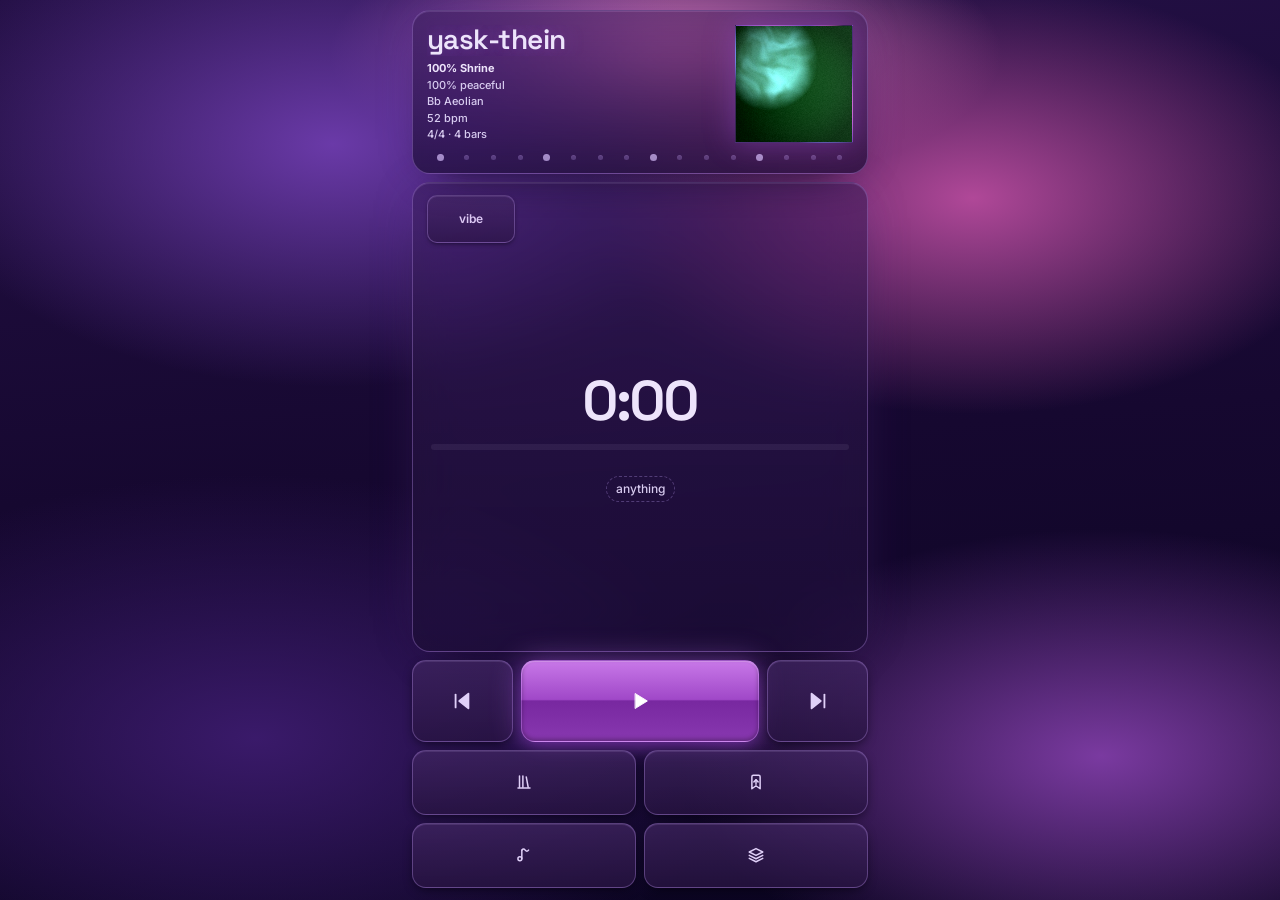
<file: index.html>
<!doctype html>
<html lang="en">
<head>
<meta charset="utf-8">
<meta name="viewport" content="width=device-width, initial-scale=1, viewport-fit=cover">
<meta name="theme-color" content="#160830">
<meta name="description" content="Infinite, procedurally generated music to share with friends.">
<title>Ballad Falls</title>
<!-- The preview a link shows (Discord, Messages, Slack, search): one title,
     description and picture for every address, since there is no server to
     draw one per loop. The name and address are APP_NAME and APP_URL in
     js/main.js and the manifest's; test/preview.test.mjs holds the four
     together. The picture is the app's icon (icons/icon.svg; tools/icons.mjs
     makes every size). -->
<link rel="canonical" href="https://balladfalls.com/">
<meta property="og:type" content="website">
<meta property="og:site_name" content="Ballad Falls">
<meta property="og:title" content="Ballad Falls">
<meta property="og:description" content="Infinite, procedurally generated music to share with friends.">
<meta property="og:url" content="https://balladfalls.com/">
<meta property="og:image" content="https://balladfalls.com/icons/icon-512.png">
<meta property="og:image:type" content="image/png">
<meta property="og:image:width" content="512">
<meta property="og:image:height" content="512">
<meta property="og:image:alt" content="The Ballad Falls icon">
<meta name="twitter:card" content="summary">
<meta name="twitter:title" content="Ballad Falls">
<meta name="twitter:description" content="Infinite, procedurally generated music to share with friends.">
<meta name="twitter:image" content="https://balladfalls.com/icons/icon-512.png">
<link rel="manifest" href="manifest.webmanifest">
<link rel="icon" href="icons/icon.svg" type="image/svg+xml">
<link rel="icon" href="icons/favicon-32.png" sizes="32x32" type="image/png">
<link rel="apple-touch-icon" href="icons/apple-touch-icon.png">
<meta name="apple-mobile-web-app-capable" content="yes">
<link rel="preload" href="fonts/inter-600.woff2" as="font" type="font/woff2" crossorigin>
<link rel="preload" href="fonts/space-grotesk-600.woff2" as="font" type="font/woff2" crossorigin>
<link rel="stylesheet" href="css/style.css">
</head>
<body>

<!-- One screen, three zones (design v17): Info on top, the Dynamic zone in
     the middle (the one thing being worked on), Buttons at the bottom.
     Nothing scrolls the page; only the Library's lists, Advanced and the Vibes list scroll,
     inside the Dynamic zone. -->
<main id="app" class="phone">
<!-- The theme is applied before first paint, so the screen never flashes
     another theme on its way to yours. -->
<script>
  (function () {
    var t = 't-nocturne';
    try { t = (JSON.parse(localStorage.getItem('driftloom.prefs.v1') || '{}') || {}).theme || t; } catch (e) {}
    document.getElementById('app').classList.add(t);
  })();
</script>

  <section class="zone-info" aria-label="Now playing">
    <div id="card" class="info-inner">
      <div class="info-row">
        <div class="info-text">
          <h1 id="loopName" class="name" tabindex="0" role="button" title="Rename" aria-describedby="nameHint">—</h1>
          <span id="nameHint" hidden>Press to rename</span>
          <input id="nameEdit" class="name-edit" type="text" maxlength="24" autocomplete="off"
                 spellcheck="false" aria-label="Name" hidden>
          <!-- The details: the lines shown (what fits, each whole), every fact for
               a screen reader, and, where some are left off, the tap that shows
               the rest (js/ui.js, session 30d). -->
          <div id="metaWrap" class="meta-wrap">
            <ul id="loopDetail" class="meta" aria-hidden="true"><li>press play</li></ul>
            <ul id="loopFacts" class="meta vh" aria-label="Loop details"><li>press play</li></ul>
            <button id="metaMore" class="meta-more" type="button" aria-label="More details" hidden>
              <span id="metaDots" class="meta-dots" aria-hidden="true"></span>
            </button>
          </div>
        </div>
        <!-- The art on the right (session 30k, item 119): the words at the
             left, where a line starts, and the card balanced. -->
        <div class="cover"><canvas id="cover" width="320" height="320" role="img" aria-label="Cover art"></canvas></div>
      </div>
      <div id="playhead" class="playhead" aria-hidden="true"></div>
      <!-- A plain line in the card's place (queue item 97): what a browser
           that cannot run the core is told. -->
      <p id="plainLine" class="plain-line" role="status" hidden></p>
    </div>
  </section>

  <section class="zone-dynamic">
    <div id="viewport" class="dynamic-inner">

      <!-- Now Playing: how long is left, where you are, what Next does. -->
      <div id="viewNow" class="view v-now" data-view="now" role="region" aria-label="Now playing" hidden>
        <!-- Vibes at the top left, left of an album's title row (queue
             item 38b); the album stays centred between the key and a
             spacer as wide as the key. -->
        <div class="np-head">
          <button id="vibesBtn" type="button" class="vkey np-vibes" aria-label="Vibe">vibe</button>
          <div id="nowAlbum" class="np-top" hidden>
            <div id="nowAlbumName" class="np-album"></div>
            <div class="np-pos"><span id="nowDots" class="np-dots" aria-hidden="true"></span><span id="nowOf" class="np-of"></span></div>
          </div>
        </div>
        <div class="np-mid">
          <div id="nowBig" class="np-time">0:00</div>
          <!-- The rail moves the playhead (session 30h): press, drag or the
               arrows, playing or paused. It spans the track where a Track
               length is set, else the loop's round. -->
          <div id="nowRail" class="np-bar" role="slider" tabindex="0" aria-label="Place in the track" aria-valuemin="0" aria-valuemax="1" aria-valuenow="0" aria-disabled="true"><i id="nowFill" aria-hidden="true"></i></div>
          <!-- A long piece (session 18, queue item 106b): its line of
               sections with the map's markers, where you are, and a key each
               way to the section before or after. Shown in the rail's place
               for a piece past 32 bars, and for Endless. -->
          <div id="nowPiece" class="np-piece" hidden>
            <div id="pieceLine" class="pc-line" role="slider" tabindex="0" aria-label="Place in the piece" aria-valuemin="0" aria-valuemax="1" aria-valuenow="0">
              <canvas id="pieceCanvas" class="pc-canvas" aria-hidden="true"></canvas>
              <i id="pieceHead" class="pc-head" aria-hidden="true"></i>
              <i id="pieceGhost" class="pc-ghost" aria-hidden="true" hidden></i>
            </div>
            <div class="pc-row">
              <button id="piecePrev" type="button" class="vkey pc-key" aria-label="Previous section" disabled></button>
              <div class="pc-text" aria-live="off">
                <span id="pieceBars" class="pc-bars"></span>
                <span id="pieceTimes" class="pc-times"></span>
              </div>
              <button id="pieceNext" type="button" class="vkey pc-key" aria-label="Next section" disabled></button>
            </div>
          </div>
          <div id="nowNext" class="np-next"></div>
          <!-- Outside an album, what new loops lean toward, as pills: one
               button that opens the Vibe panel (design/next-picks.md). -->
          <button id="nowPicks" type="button" class="np-picks" hidden></button>
        </div>
        <button id="nowAction" type="button" class="vkey np-action" hidden></button>
      </div>

      <!-- The vibe words: every vibe, two columns, tap to pick. Opened from
           the Vibe panel's mood line; close goes back to the panel. The one
           view that scrolls whole (there are many); its header row stays
           put. -->
      <div id="viewVibes" class="view v-vibes" data-view="vibes" role="region" aria-label="Vibes" hidden>
        <div class="vb-head">
          <button id="vibesClose" type="button" class="vkey np-vibes">close</button>
          <span id="vibesCount" class="vb-count" aria-live="polite"></span>
          <button id="vibesClear" type="button" class="vkey" aria-label="clear all vibes">clear</button>
        </div>
        <div id="vibesList" class="vb-list" role="group" aria-label="Vibes for new loops"></div>
      </div>

      <!-- Vibe: what new loops lean toward, five lines of picks, each with
           an any key. The vibe key and the pills on Now Playing open it.
           Moods open the vibe words, bars the Bars picker, tempo, key,
           style and voices their own (session 30j). No
           title on screen (Mikey, 2026-10-14: cleaner); screen readers get
           one. -->
      <div id="viewVibe" class="view v-picks" data-view="vibe" role="region" aria-label="Vibe" hidden>
        <div class="page-head pk-head">
          <h2 class="page-title vh" tabindex="-1">Vibe</h2>
          <!-- Clear all (session 30j): every line back to chance. -->
          <button id="picksClear" type="button" class="vkey" aria-label="clear all picks">clear</button>
          <button id="picksClose" type="button" class="vkey">close</button>
        </div>
        <div id="picksList" class="pk-list"></div>
      </div>

      <!-- Bars (queue item 88b: was Length): how many bars new loops are, 1
           to 32,768, or endless; when a loop ends is the Track length
           view's. Cancel keeps what it had before; done keeps what is
           shown. -->
      <div id="viewLength" class="view v-length" data-view="length" role="region" aria-label="Bars" hidden>
        <div class="ln-head">
          <button id="lenCancel" type="button" class="vkey">cancel</button>
          <h2 class="page-title ln-title" tabindex="-1">Bars</h2>
          <button id="lenDone" type="button" class="vkey ln-done">done</button>
        </div>
        <div class="ln-body">
          <div class="ln-count">
            <button id="lenDown" type="button" class="vkey ln-step" aria-label="One bar fewer">−1</button>
            <div class="ln-num">
              <input id="lenNum" class="ln-input" type="text" inputmode="numeric" autocomplete="off"
                     spellcheck="false" aria-label="Bars" aria-describedby="lenTime">
              <span id="lenTime" class="ln-time"></span>
            </div>
            <button id="lenUp" type="button" class="vkey ln-step" aria-label="One bar more">+1</button>
          </div>
          <div class="ln-slide">
            <input id="lenSlide" type="range" min="0" max="15" step="any" value="4" aria-label="Bars, by doubling">
            <div id="lenTicks" class="ln-ticks" aria-hidden="true"><span data-stop="0">1</span><span data-stop="4">16</span><span data-stop="8">256</span><span data-stop="12">4k</span><span data-stop="15">32k</span></div>
          </div>
          <!-- Endless is one key, the ∞, lit while on; any puts the bars back
               to chance (Mikey, 2026-10-14). -->
          <div class="ln-keys">
            <button id="lenEndless" type="button" class="vkey ln-inf" aria-pressed="false" aria-label="Endless"><span aria-hidden="true">∞</span></button>
            <!-- The journey a long piece takes (queue item 106b): an arc or a
                 wander, a pick like the vibes (pressed again, it goes back to
                 chance). Dimmed for a loop of up to 32 bars, which has none. -->
            <div id="lenJourney" class="ln-journey" role="group" aria-label="Journey of a long piece">
              <button type="button" class="vkey word" data-journey="arc" aria-pressed="false">arc</button>
              <button type="button" class="vkey word" data-journey="wander" aria-pressed="false">wander</button>
            </div>
            <button id="lenAny" type="button" class="vkey word pk-anykey" aria-pressed="false" aria-label="Any number of bars">any</button>
          </div>
        </div>
      </div>

      <!-- Track length (session 30c, queue item 111; js/tracklen.js): how
           long the loop playing plays before the next, to the second, and
           its fade in and fade out; built like Bars. It opens from the Vibe
           panel's pace line, and from the export when nothing would end it.
           Cancel keeps what it had; done sets what is shown. -->
      <div id="viewTrack" class="view v-length v-track" data-view="track" role="region" aria-label="Track length" hidden>
        <div class="ln-head">
          <button id="trkCancel" type="button" class="vkey">cancel</button>
          <h2 class="page-title ln-title" tabindex="-1">Track length</h2>
          <button id="trkDone" type="button" class="vkey ln-done">done</button>
        </div>
        <div class="ln-body">
          <div class="ln-num tk-num">
            <input id="trkNum" class="ln-input" type="text" inputmode="numeric" autocomplete="off"
                   spellcheck="false" aria-label="Track length" aria-describedby="trkWords">
            <span id="trkWords" class="vh"></span>
          </div>
          <div class="tk-steps">
            <button id="trkMinDown" type="button" class="vkey ln-step" aria-label="A minute less">−1 min</button>
            <button id="trkSecDown" type="button" class="vkey ln-step" aria-label="A second less">−1 s</button>
            <button id="trkSecUp" type="button" class="vkey ln-step" aria-label="A second more">+1 s</button>
            <button id="trkMinUp" type="button" class="vkey ln-step" aria-label="A minute more">+1 min</button>
          </div>
          <div class="ln-slide">
            <input id="trkSlide" type="range" min="0" max="15" step="1" value="3" aria-label="Track length, coarse">
            <div id="trkTicks" class="ln-ticks" aria-hidden="true"><span data-stop="0">1m</span><span data-stop="4">15m</span><span data-stop="8">1h</span><span data-stop="12">4h</span><span data-stop="15">1d</span></div>
          </div>
          <!-- On and on (no end: the Length slider at its start), then the
               two fades, each pressed on or off like the Bars view's keys. -->
          <div class="ln-keys">
            <button id="trkOn" type="button" class="vkey word ln-inf tk-on" aria-pressed="false" aria-label="On and on" title="On and on"><span aria-hidden="true">∞</span></button>
            <div class="ln-journey tk-fades" role="group" aria-label="Fades">
              <button id="trkFadeIn" type="button" class="vkey word" aria-pressed="false">fade in</button>
              <button id="trkFadeOut" type="button" class="vkey word" aria-pressed="true">fade out</button>
            </div>
          </div>
        </div>
      </div>

      <!-- The four pickers (session 30j, queue item 118; js/pickers.js),
           each opened from its value on the Vibe panel and built as Bars
           is: cancel keeps what was there, done keeps what is shown. Keys
           lit are what is asked (one pinned, several a set), none lit and
           the any key lit is left to chance. Tempo: a bpm, or a range
           between the slow end and the fast end. -->
      <div id="viewTempo" class="view v-length v-tempo" data-view="tempo" role="region" aria-label="Tempo" hidden>
        <div class="ln-head">
          <button id="tmpCancel" type="button" class="vkey pv-cancel">cancel</button>
          <h2 class="page-title ln-title" tabindex="-1">Tempo</h2>
          <button id="tmpDone" type="button" class="vkey ln-done">done</button>
        </div>
        <div class="ln-body">
          <div class="ln-count">
            <button id="tmpDown" type="button" class="vkey ln-step" aria-label="One bpm slower">−1</button>
            <div class="ln-num">
              <input id="tmpNum" class="ln-input" type="text" inputmode="numeric" autocomplete="off"
                     spellcheck="false" aria-label="Tempo" aria-describedby="tmpWords">
              <span id="tmpWords" class="ln-time"></span>
            </div>
            <button id="tmpUp" type="button" class="vkey ln-step" aria-label="One bpm faster">+1</button>
          </div>
          <p id="tmpCant" class="pv-cant" role="status" hidden></p>
          <div class="ln-slide tp-slide">
            <input id="tmpLo" type="range" min="32" max="190" step="1" value="80" aria-label="Slowest tempo">
            <input id="tmpHi" type="range" min="32" max="190" step="1" value="80" aria-label="Fastest tempo">
            <div class="ln-ticks tp-ticks" aria-hidden="true"><span data-bpm="40">40</span><span data-bpm="80">80</span><span data-bpm="120">120</span><span data-bpm="160">160</span></div>
          </div>
          <div class="ln-keys tp-keys">
            <button id="tmpAny" type="button" class="vkey word pk-anykey" aria-pressed="false" aria-label="Any tempo">any</button>
          </div>
        </div>
      </div>

      <!-- Key: the home note and the scale, each one, a set or any; the
           scales page rather than scroll. -->
      <div id="viewKey" class="view v-length v-pick v-key" data-view="key" role="region" aria-label="Key" hidden>
        <div class="ln-head">
          <button id="keyCancel" type="button" class="vkey pv-cancel">cancel</button>
          <h2 class="page-title ln-title" tabindex="-1">Key</h2>
          <button id="keyDone" type="button" class="vkey ln-done">done</button>
        </div>
        <div class="pv-body">
          <p id="keyValue" class="pv-value"></p>
          <p id="keyCant" class="pv-cant" role="status" hidden></p>
          <div class="pv-tabs" role="group" aria-label="Note or scale">
            <button type="button" class="vkey word pv-tab" data-tab="note" aria-pressed="false">note</button>
            <button type="button" class="vkey word pv-tab" data-tab="scale" aria-pressed="false">scale</button>
          </div>
          <div id="keyGrid" class="pv-grid" role="group" aria-label="Key"></div>
          <div class="pv-foot">
            <div id="keyPager" class="pv-pager" hidden>
              <button id="keyPrev" type="button" class="vkey pv-turn" aria-label="Page before"><span class="pv-ico" data-ico="left" aria-hidden="true"></span></button>
              <span id="keyPage" class="pv-page" aria-hidden="true"></span><span id="keyPageSpoken" class="vh"></span>
              <button id="keyNext" type="button" class="vkey pv-turn" aria-label="Page after"><span class="pv-ico" data-ico="right" aria-hidden="true"></span></button>
            </div>
            <button id="keyAny" type="button" class="vkey word pk-anykey" aria-pressed="false">any</button>
          </div>
        </div>
      </div>

      <!-- Style: the profiles, one, a set or any. -->
      <div id="viewStyle" class="view v-length v-pick v-style" data-view="style" role="region" aria-label="Style" hidden>
        <div class="ln-head">
          <button id="styCancel" type="button" class="vkey pv-cancel">cancel</button>
          <h2 class="page-title ln-title" tabindex="-1">Style</h2>
          <button id="styDone" type="button" class="vkey ln-done">done</button>
        </div>
        <div class="pv-body">
          <p id="styValue" class="pv-value"></p>
          <p id="styCant" class="pv-cant" role="status" hidden></p>
          <div id="styGrid" class="pv-grid" role="group" aria-label="Style"></div>
          <div class="pv-foot">
            <div id="styPager" class="pv-pager" hidden>
              <button id="styPrev" type="button" class="vkey pv-turn" aria-label="Page before"><span class="pv-ico" data-ico="left" aria-hidden="true"></span></button>
              <span id="styPage" class="pv-page" aria-hidden="true"></span><span id="styPageSpoken" class="vh"></span>
              <button id="styNext" type="button" class="vkey pv-turn" aria-label="Page after"><span class="pv-ico" data-ico="right" aria-hidden="true"></span></button>
            </div>
            <button id="styAny" type="button" class="vkey word pk-anykey" aria-pressed="false">any</button>
          </div>
        </div>
      </div>

      <!-- Voices: a layer at a time, its voices (one, a set or any) and
           whether it plays (on, off, or left to chance; never all five
           off, the one request the core can't meet). -->
      <div id="viewVoices" class="view v-length v-pick v-voices" data-view="voices" role="region" aria-label="Voices" hidden>
        <div class="ln-head">
          <button id="voxCancel" type="button" class="vkey pv-cancel">cancel</button>
          <h2 class="page-title ln-title" tabindex="-1">Voices</h2>
          <button id="voxDone" type="button" class="vkey ln-done">done</button>
        </div>
        <div class="pv-body">
          <p id="voxValue" class="pv-value"></p>
          <p id="voxCant" class="pv-cant" role="status" hidden></p>
          <div class="pv-tabs" role="group" aria-label="Layer">
            <button type="button" class="vkey word pv-tab" data-tab="drums" aria-pressed="false">drums</button>
            <button type="button" class="vkey word pv-tab" data-tab="bass" aria-pressed="false">bass</button>
            <button type="button" class="vkey word pv-tab" data-tab="chords" aria-pressed="false">keys</button>
            <button type="button" class="vkey word pv-tab" data-tab="melody" aria-pressed="false">melody</button>
            <button type="button" class="vkey word pv-tab" data-tab="texture" aria-pressed="false">air</button>
          </div>
          <div id="voxGrid" class="pv-grid" role="group" aria-label="Voices"></div>
          <div class="pv-foot">
            <div class="pv-onoff" role="group" aria-label="Plays">
              <button id="voxOn" type="button" class="vkey word" aria-pressed="false">on</button>
              <button id="voxOff" type="button" class="vkey word" aria-pressed="false">off</button>
            </div>
            <div id="voxPager" class="pv-pager" hidden>
              <button id="voxPrev" type="button" class="vkey pv-turn" aria-label="Page before"><span class="pv-ico" data-ico="left" aria-hidden="true"></span></button>
              <span id="voxPage" class="pv-page" aria-hidden="true"></span><span id="voxPageSpoken" class="vh"></span>
              <button id="voxNext" type="button" class="vkey pv-turn" aria-label="Page after"><span class="pv-ico" data-ico="right" aria-hidden="true"></span></button>
            </div>
            <button id="voxAny" type="button" class="vkey word pk-anykey" aria-pressed="false">any</button>
          </div>
        </div>
      </div>

      <div id="viewSounds" class="view v-sounds" data-view="sounds" role="region" aria-label="Sound" hidden>
        <label class="srow"><span>Tempo <b id="bpmVal">—</b></span>
          <input type="range" id="bpm" min="32" max="190" step="1" value="74"></label>
        <label class="srow"><span>Warmth</span>
          <input type="range" id="warmth" min="0" max="1" step="0.01" value="0.6"></label>
        <label class="srow"><span>Room</span>
          <input type="range" id="space" min="0" max="1" step="0.01" value="0.5"></label>
        <label class="srow"><span>Wobble</span>
          <input type="range" id="wobble" min="0" max="1" step="0.01" value="0.4"></label>
        <label class="srow"><span>Volume</span>
          <input type="range" id="volume" min="0" max="1" step="0.01" value="0.85"></label>
        <label class="srow" id="wanderRow"><span>Wander</span>
          <input type="range" id="driftAmount" min="0" max="2.4" step="0.05" value="1"></label>
      </div>

      <div id="viewLayers" class="view v-layers" data-view="layers" role="region" aria-label="Layers" hidden>
        <div id="layerList" class="layers" role="group" aria-label="Layers"></div>
      </div>

      <!-- Save: which albums this loop is in, and sharing. -->
      <div id="viewSave" class="view v-save" data-view="save" role="region" aria-label="Save and share" hidden>
        <div class="tabs two" role="tablist" aria-label="Save or share">
          <button type="button" role="tab" class="tab" data-stab="albums" aria-label="Save to albums"><span class="led" aria-hidden="true"></span><span class="tab-ico" data-ico="bookmark"></span><span class="tab-word">Save</span></button>
          <button type="button" role="tab" class="tab" data-stab="share" aria-label="Share and export"><span class="led" aria-hidden="true"></span><span class="tab-ico" data-ico="share"></span><span class="tab-word">Share</span></button>
        </div>
        <div id="savePane" class="pane"></div>
        <!-- Share (session 30e, queue item 113): keys, and nothing under them.
             What a key's line used to say is its description, for a screen
             reader. The box shows only where the clipboard refuses a code. -->
        <div id="saveShare" class="pane" hidden>
          <div class="scroll">
            <div class="keys2 share-keys">
              <button id="copySong" type="button" class="vkey" aria-describedby="copyHint">copy code</button>
              <button id="pasteCode" type="button" class="vkey" aria-describedby="pasteHint">paste code</button>
              <button id="goExport" type="button" class="vkey" aria-describedby="goExportHint">export audio</button>
              <button id="shareSong" type="button" class="vkey share-more" aria-describedby="linkHint">share link</button>
              <button id="goSeedAlbum" type="button" class="vkey share-more" aria-label="seed album: an album from one seed" aria-describedby="seedHint">seed album</button>
            </div>
            <p id="copyHint" hidden>Copies this loop's code. A loop is a recipe, not a recording, so it fits in a code; no internet needed at either end.</p>
            <p id="pasteHint" hidden>Brings a loop or an album in. A loop code lands in Imported Loops; an album code arrives as an album of its own.</p>
            <p id="goExportHint" hidden>Saves what plays as an audio file, to keep or to play anywhere, or as MIDI.</p>
            <p id="linkHint" hidden>Shares a link that opens this loop.</p>
            <p id="seedHint" hidden>A whole album from one short code: its tracks are drawn from a single seed, each asked for the picks set now.</p>
            <pre id="shareOut" class="diag" role="group" aria-label="Code to copy" tabindex="0" hidden></pre>
          </div>
        </div>
      </div>

      <!-- Export (session 30e): a key a format, pressed it starts; then the
           four states of js/export.js, one showing at a time (queue item
           104b). Opened by Share's export audio. -->
      <div id="viewExport" class="view v-length v-sheet" data-view="export" role="region" aria-label="Export" hidden>
        <div class="ln-head">
          <button id="exportBack" type="button" class="vkey back" aria-label="Back to Share"><span data-ico="left"></span>Share</button>
          <h2 class="page-title ln-title" tabindex="-1">Export</h2>
        </div>
        <div class="ln-body" id="exportSheet">
          <div id="exportChoose">
            <!-- Item 121: with an album playing or open, the loop or the whole
                 album, and the album as one zip or a file a track. -->
            <div id="exportScope" class="format-keys" role="group" aria-label="What to export" hidden>
              <button type="button" class="vkey" data-scope="loop" aria-pressed="true" aria-label="the loop" aria-describedby="scopeLoopHint">loop</button>
              <button type="button" class="vkey" data-scope="album" aria-pressed="false" aria-label="the whole album" aria-describedby="scopeAlbumHint">album</button>
              <button type="button" class="vkey" data-box="zip" aria-pressed="true" aria-label="as one zip" aria-describedby="zipHint" hidden>zip</button>
              <button type="button" class="vkey" data-box="files" aria-pressed="false" aria-label="a file a track" aria-describedby="filesHint" hidden>files</button>
            </div>
            <p id="scopeLoopHint" hidden>Exports the loop playing.</p>
            <p id="scopeAlbumHint" hidden>Exports every track of the album, each tagged with its number.</p>
            <p id="zipHint" hidden>The album's tracks in one zip file.</p>
            <p id="filesHint" hidden>Each track its own file, saved as it is made.</p>
            <div class="format-keys" role="group" aria-label="Format">
              <button type="button" class="vkey" data-format="lossless" aria-label="export flac" aria-describedby="flacHint exportHint">flac</button>
              <!-- Opus (queue item 104c) shows only where the browser can encode it (js/export.js). -->
              <button type="button" class="vkey" data-format="small" aria-label="export opus" aria-describedby="opusHint exportHint" hidden>opus</button>
              <button id="exportMidi" type="button" class="vkey" aria-label="export midi" aria-describedby="midiHint">midi</button>
            </div>
            <p class="hint" id="exportAbout" hidden></p>
            <p id="flacHint" hidden>Lossless: full quality, as a FLAC file.</p>
            <p id="opusHint" hidden>Small: much smaller, as an Opus file, for sharing and for phones.</p>
            <p id="midiHint" hidden>This loop's notes, as a MIDI file.</p>
            <p id="exportHint" hidden></p>
          </div>
          <div id="exportRun" hidden>
            <div class="export-bar" role="progressbar" aria-label="Export" aria-valuemin="0" aria-valuemax="100"><span id="exportFill"></span></div>
            <p class="hint" id="exportProgress"></p>
            <p class="hint" id="exportNote"></p>
            <p id="exportNoteMore" hidden>It keeps going in the background while the music plays.</p>
            <div class="format-keys">
              <button id="exportCancel" type="button" class="vkey" aria-label="cancel export" aria-describedby="exportNote exportNoteMore">cancel</button>
            </div>
          </div>
          <div id="exportDone" hidden>
            <p class="hint" id="exportSaved"></p>
            <div class="format-keys">
              <button id="exportSave" type="button" class="vkey" aria-label="save the exported file">save</button>
              <button id="exportOpen" type="button" class="vkey" aria-label="open the exported file">open</button>
              <button id="exportShare" type="button" class="vkey" aria-label="share the exported file">share</button>
              <button id="exportDoneBtn" type="button" class="vkey">done</button>
            </div>
          </div>
          <div id="exportFailed" hidden>
            <p class="hint" id="exportWhy"></p>
            <div class="format-keys">
              <button id="exportOk" type="button" class="vkey" aria-describedby="exportWhy">ok</button>
            </div>
          </div>
        </div>
      </div>

      <!-- An album drawn from one seed (queue item 105c): a code of a few
           characters whatever its length, each track asked the picks set
           now. Opened by Share's album from seed. -->
      <div id="viewSeed" class="view v-length v-sheet" data-view="seed" role="region" aria-label="Album from one seed" hidden>
        <div class="ln-head">
          <button id="seedBack" type="button" class="vkey back" aria-label="Back to Share"><span data-ico="left"></span>Share</button>
          <h2 class="page-title ln-title" tabindex="-1">Seed album</h2>
        </div>
        <div class="ln-body" id="seedAlbum">
          <label class="srow"><span>Tracks <b id="seedCountVal">12</b></span>
            <input type="range" id="seedCount" min="2" max="48" step="1" value="12" aria-label="Tracks" aria-describedby="seedHint"></label>
          <div class="keys3">
            <button id="seedAlbumCode" type="button" class="vkey" aria-label="copy code of the album" aria-describedby="seedHint">copy code</button>
            <button id="seedAlbumLink" type="button" class="vkey" aria-label="share link to the album" aria-describedby="seedHint">share link</button>
            <!-- Item 121 (Mikey, 2026-11-23: "Add 'save'"): the album into the Library. -->
            <button id="seedAlbumSave" type="button" class="vkey" aria-label="save the album to the Library" aria-describedby="seedHint">save</button>
          </div>
        </div>
      </div>

      <div id="viewLibrary" class="view v-library" data-view="library" role="region" aria-label="Library" hidden>
        <div class="tabs" role="tablist" aria-label="Library sections">
          <button type="button" role="tab" class="tab" data-tab="albums"><span class="led" aria-hidden="true"></span><span class="tab-word">Albums</span></button>
          <button type="button" role="tab" class="tab" data-tab="loops"><span class="led" aria-hidden="true"></span><span class="tab-word">Loops</span></button>
          <button type="button" role="tab" class="tab" data-tab="more"><span class="led" aria-hidden="true"></span><span class="tab-word">More</span></button>
        </div>

        <div id="libPane" class="pane"></div>

        <!-- More: the theme picker and one way into Advanced. -->
        <div id="libMore" class="pane" hidden>
          <div class="page more">
            <div class="more-head"><h2 class="sec" id="themeLbl">Theme</h2><span id="themeName" class="theme-name"></span></div>
            <div id="themes" class="themes" role="radiogroup" aria-labelledby="themeLbl"></div>
            <button id="goAdvanced" type="button" class="vkey go" aria-describedby="goHint"><span class="go-text"><span class="go-name">Advanced</span></span><span class="go-chev" data-ico="right"></span></button>
            <p id="goHint" hidden>Sound, processor, files, diagnostics, keyboard.</p>
          </div>
        </div>

        <div id="libAdvanced" class="pane" hidden>
          <div class="page">
            <div class="page-head"><button id="advBack" type="button" class="vkey back" aria-label="Back to More"><span data-ico="left"></span>More</button><h2 class="page-title" tabindex="-1">Advanced</h2></div>
            <div class="scroll">
              <section class="adv-sec">
                <h3 class="sec">Sound</h3>
                <div class="setrow"><div class="setrow-text"><span class="setrow-name" id="monoName">Mono</span>
                  <p id="monoHint" hidden>Plays one channel instead of stereo, for a single speaker or one earbud. The music is the same, only narrower.</p></div>
                  <button id="monoMode" type="button" class="vkey" role="switch" aria-checked="false" aria-labelledby="monoName" aria-describedby="monoHint"><span aria-hidden="true">off</span></button></div>
              </section>
              <section class="adv-sec">
                <h3 class="sec">Processor</h3>
                <div class="setrow"><div class="setrow-text"><span class="setrow-name" id="liteName">Lite</span>
                  <p id="liteHint" hidden>Lighter on the processor. Uses less of the phone, so older ones keep up. A busy loop may play a few notes fewer. Turns itself on if this device can't keep up, unless you choose.</p>
                  <p class="hint" id="liteAuto" hidden></p></div>
                  <button id="liteMode" type="button" class="vkey" role="switch" aria-checked="false" aria-labelledby="liteName" aria-describedby="liteHint liteAuto"><span aria-hidden="true">off</span></button></div>
              </section>
              <section class="adv-sec">
                <h3 class="sec">Files</h3>
                <div class="keys2 adv-keys">
                  <button id="exportJson" type="button" class="vkey" aria-label="back up all" aria-describedby="filesHint">back up</button>
                  <button id="importBtn" type="button" class="vkey" aria-label="restore from a file" aria-describedby="restoreHint">restore</button>
                  <button id="copyBackup" type="button" class="vkey" aria-describedby="filesHint">copy backup</button>
                  <button id="pasteBackup" type="button" class="vkey" aria-describedby="restoreHint">paste backup</button>
                </div>
                <p id="filesHint" hidden>Your loops and albums live on this device. A backup is one file, or one text, with all of them.</p>
                <p id="restoreHint" hidden>Adds a backup's loops and albums to your Library. Nothing already there is replaced.</p>
                <input type="file" id="importFile" aria-label="Backup file" hidden>
              </section>
              <section class="adv-sec">
                <h3 class="sec">Diagnostics</h3>
                <pre id="diagOut" class="diag adv-keys" role="group" aria-label="Diagnostics report"></pre>
                <div class="trim"><div class="setrow-text"><span class="setrow-name">Playhead trim</span></div>
                  <button id="trimDown" type="button" class="vkey" aria-label="Playhead trim: earlier by 5 ms" aria-describedby="trimHint">−</button>
                  <span id="syncVal" class="trim-val" aria-live="polite">0 ms</span>
                  <button id="trimUp" type="button" class="vkey" aria-label="Playhead trim: later by 5 ms" aria-describedby="trimHint">+</button>
                  <input type="range" id="playheadSync" min="-200" max="200" step="5" value="0" aria-label="Playhead trim" hidden>
                </div>
                <p id="trimHint" hidden>Normally leave at zero.</p>
                <div class="keys3">
                  <button id="diagRefresh" type="button" class="vkey" aria-label="refresh diagnostics">refresh</button>
                  <button id="diagCopy" type="button" class="vkey" aria-label="copy diagnostics" aria-describedby="diagHint">copy</button>
                  <button id="diagReset" type="button" class="vkey" aria-label="reset counters">reset</button>
                </div>
                <p id="diagHint" hidden>If something misbehaves, play for a minute with the screen off, come back, then copy this and send it over.</p>
                <a href="./speed.html" class="vkey speed-link" aria-describedby="speedHint">speed test</a>
                <p id="speedHint" hidden>How fast this device plays the busiest loops (a few minutes).</p>
              </section>
              <!-- The letter keys (session 30n, item 122): a switch like Mono's
                   (WCAG 2.1.4), and the list of keys, the ? key's popup. -->
              <section class="adv-sec">
                <h3 class="sec">Keyboard</h3>
                <div class="setrow"><div class="setrow-text"><span class="setrow-name" id="letterName">Letter keys</span>
                  <p id="letterHint" hidden>Single keys: L for Layers, 1 to 5 to roll a layer, ? for the list. Off, only Space, the arrows, Esc and Ctrl+S work on their own.</p></div>
                  <button id="letterKeys" type="button" class="vkey" role="switch" aria-checked="true" aria-labelledby="letterName" aria-describedby="letterHint"><span aria-hidden="true">on</span></button></div>
                <div class="keys2 adv-keys">
                  <button id="keysBtn" type="button" class="vkey" aria-label="list of keys">keys</button>
                </div>
              </section>
              <!-- The version (1.0, session 31): VERSION in js/main.js. -->
              <p id="appVersion" class="hint app-version"></p>
            </div>
          </div>
        </div>
      </div>

    </div>
  </section>

  <!-- Icons are filled in by ui.js. The only icons that change are Play
       (play / pause) and the bottom-right switch (Sound / Layers). -->
  <nav class="zone-buttons" aria-label="Controls">
    <div class="row row-1">
      <button id="prevBtn" type="button" class="btn" aria-label="Previous loop" aria-keyshortcuts="ArrowLeft" title="Previous"></button>
      <button id="playBtn" type="button" class="btn btn-play" aria-label="Play" aria-keyshortcuts="Space" title="Play"></button>
      <button id="nextBtn" type="button" class="btn" aria-label="Next loop" aria-keyshortcuts="ArrowRight" title="Next"></button>
    </div>
    <div class="row row-2">
      <button id="libraryBtn" type="button" class="btn" aria-label="Library" title="Library"></button>
      <button id="saveBtn" type="button" class="btn" aria-label="Save or share" aria-keyshortcuts="Control+S" title="Save / share"></button>
    </div>
    <div class="row row-3">
      <button id="nowBtn" type="button" class="btn" aria-label="Now playing" title="Now playing"></button>
      <button id="viewBtn" type="button" class="btn" aria-label="Show sound" title="Sound"></button>
    </div>
  </nav>

  <!-- The list of keys (session 30n, item 122): ? opens it, and Advanced's
       keys; Esc, close or a tap outside closes it (js/main.js, showKeys). -->
  <dialog id="keysPop" class="keys-pop" aria-labelledby="keysTitle">
    <div class="kp-head">
      <h2 id="keysTitle" class="page-title">Keys</h2>
      <button id="keysClose" type="button" class="vkey">close</button>
    </div>
    <ul id="keysList" class="kp-list"></ul>
    <p id="keysOff" class="hint" hidden>Letter keys off</p>
  </dialog>

  <!-- A popup is only seen, and only for what the screen doesn't show
       already; what is said, in whole words, is the status (js/ui.js). -->
  <div id="toast" class="toast" aria-hidden="true"></div>
  <p id="announce" class="vh" role="status" aria-live="polite"></p>
</main>

<script type="module" src="js/main.js"></script>
</body>
</html>
</file>
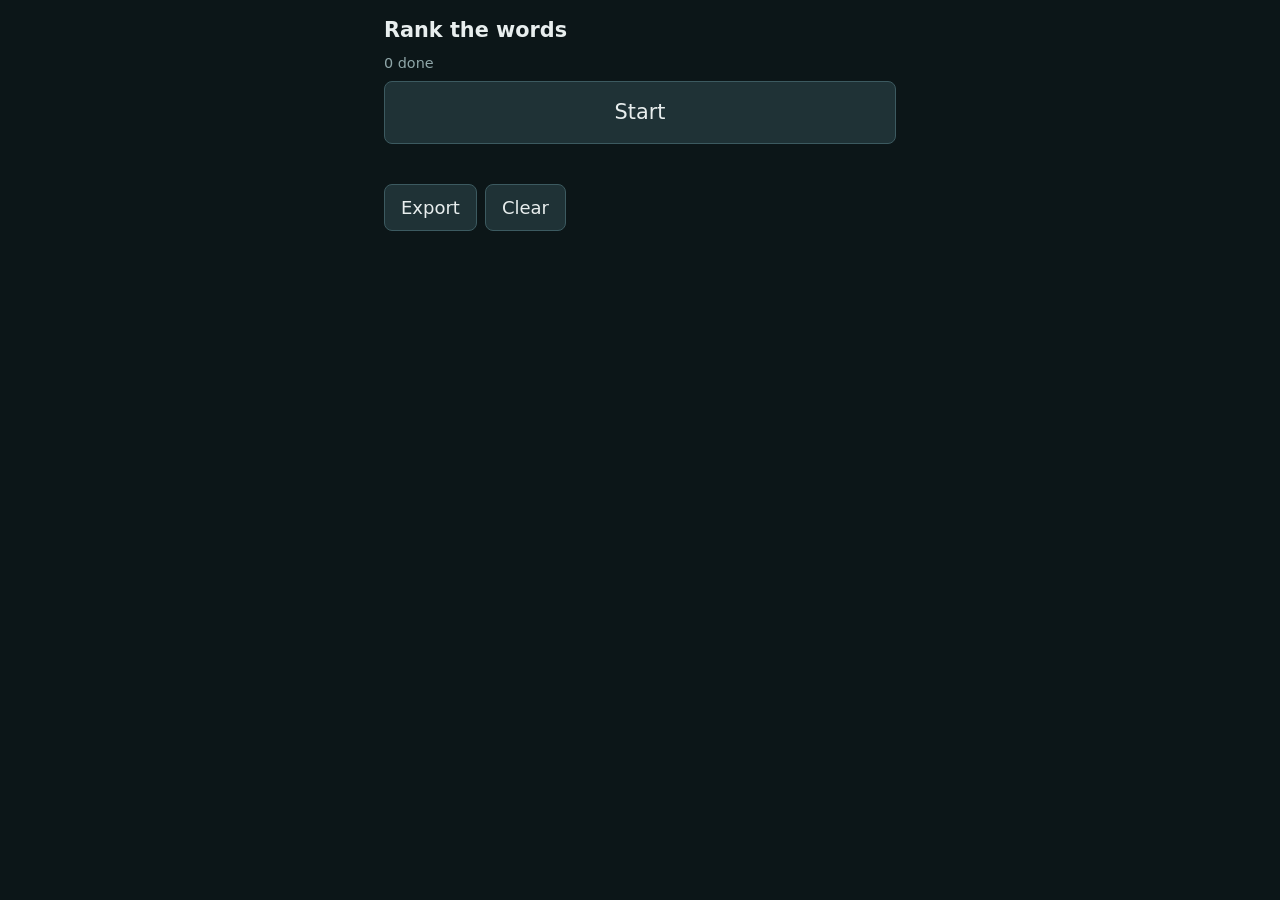
<file: rank.html>
<!doctype html>
<html lang="en">
<head>
<meta charset="utf-8">
<meta name="viewport" content="width=device-width, initial-scale=1">
<meta name="robots" content="noindex">
<meta name="theme-color" content="#0C1618">
<title>Ballad Falls · rank the words</title>
<!--
  The word-ranking test (queue item 19). Not linked from the app: open it
  by URL. Hear a loop, tap the words in order from most like it to least,
  stop when the rest don't fit. It plays through the app's own generator,
  engine and synth, so it always tests what the app plays. The answers are
  kept in this browser; Export hands them over as JSON lines for
  `node tools/ranks.mjs <file.jsonl>`.
-->
<style>
  body { margin: 0 auto; max-width: 32rem; padding: 1rem; background: #0C1618; color: #e8eeee;
         font: 18px/1.4 system-ui, sans-serif; }
  h1 { font-size: 1.3rem; margin: 0 0 .25rem; }
  [hidden] { display: none !important; }
  p { margin: .5rem 0; }
  button { font: inherit; color: inherit; background: #1f3236; border: 1px solid #3c5a60;
           border-radius: .5rem; padding: .6rem 1rem; }
  button:disabled { opacity: .35; }
  .big { display: block; width: 100%; margin: .5rem 0; padding: 1rem; font-size: 1.3rem; }
  .big.tapped { background: #0C1618; }
  .row { display: flex; gap: .5rem; margin-top: 1rem; }
  .row button { flex: 1; }
  #next { background: #2f5a4f; }
  .dim { color: #8fa6a8; font-size: .9rem; }
  .foot { margin-top: 2.5rem; display: flex; gap: .5rem; }
</style>
</head>
<body>

<h1>Rank the words</h1>
<p id="count" class="dim"></p>

<button id="start" class="big">Start</button>

<div id="trial" hidden>
  <p id="label" class="dim"></p>
  <div id="words"></div>
  <p id="taps"></p>
  <div class="row">
    <button id="undo">Undo</button>
    <button id="skip">Skip</button>
    <button id="next">Next</button>
  </div>
</div>

<p id="msg"></p>

<div class="foot">
  <button id="export">Export</button>
  <button id="clear">Clear</button>
</div>

<script type="module">
import { newSpec } from './js/gen.js';
import { Output } from './js/output.js';
import { PlayerEngine } from './js/player.js';
import { loadCore, newContext } from './js/core.js';
import { Rng } from './js/rng.js';
import { encodeSong, decodeSong } from './js/share.js';
import { getPrefs } from './js/storage.js';

// ------------------------------------------------------------------ data
// The brain's to change. A word added later is shown more often until it
// has caught up with the rest; a word removed is simply no longer drawn.

const POOL_VERSION = 4;
// One word from each group per trial, so five words never bunch on one
// corner of the maps. The group names are the maps' (warmth x lift, edge x
// height, room x ground, energy x bounce, tang x oddness) and are never
// shown. Pool 1 (22 words, drawn at random) is in the saved answers of
// trials without a "pool" field. Pool 2 was the five groups' first
// 32 words; pool 3 added Mikey's picks from docs/MOODS.md; pool 4 dropped
// soft, comfy, energetic and silly, the vibes queue item 76b removed.
const GROUPS = {
  color: ['golden', 'frosty', 'tender', 'happy', 'joyful', 'reflective', 'merry', 'peaceful',
    'bright', 'sunny', 'starry', 'wondrous', 'triumphant', 'wistful', 'warm', 'cool',
    'heartwarming', 'comforting'],
  shimmer: ['twinkling', 'crisp', 'velvety', 'booming', 'chiming', 'hazy', 'intricate'],
  air: ['floating', 'airy', 'intimate', 'cozy', 'spacious', 'serene', 'misty', 'steady',
    'hushed', 'foggy', 'restful', 'soothing', 'reverent', 'meditative', 'minimal'],
  motion: ['bouncy', 'swaying', 'lively', 'still', 'flowing',
    'nimble', 'skipping', 'tiptoeing', 'hypnotic', 'adventurous', 'enthusiastic'],
  flavor: ['sour', 'sweet', 'spicy', 'quirky', 'zany',
    'tangy', 'zesty', 'tart', 'mischievous', 'cheeky', 'plucky', 'mysterious',
    'strange', 'goofy', 'experimental', 'refreshing'],
};
// New loops are newSpec(START_SEED), newSpec(START_SEED + 1), ... so the
// same run of loops comes back on any device.
const START_SEED = 19000;
// About one trial in this many replays an earlier loop, its words in a new
// order, unmarked. Only loops at least REPEAT_GAP trials back qualify, so
// the last answer isn't still in mind.
const REPEAT_EVERY = 20;
const REPEAT_GAP = 5;

// ------------------------------------------------------------------ store

const KEY = 'driftloom.ranks.v1';

function load() {
  try {
    const list = JSON.parse(localStorage.getItem(KEY) || '[]');
    return Array.isArray(list) ? list : [];
  } catch {
    return [];
  }
}

function persist() {
  try {
    localStorage.setItem(KEY, JSON.stringify(records));
    return true;
  } catch {
    return false;
  }
}

let records = load();

// ------------------------------------------------------------------ trials

// What trial n is: everything follows from n and the answers before it,
// so stopping halfway through a trial and coming back later gives the same
// loop and the same words.
function plan(records) {
  const trial = records.length + 1;
  const r = new Rng(START_SEED * 7919 + trial);

  const repeated = new Set(records.map((x) => x.repeatOf).filter(Boolean));
  const earlier = records.filter((x) => !x.skip && !x.repeatOf && !repeated.has(x.trial)
    && x.trial <= trial - REPEAT_GAP);
  if (earlier.length && r.chance(1 / REPEAT_EVERY)) {
    const orig = r.pick(earlier);
    let words = orig.words;
    for (let i = 0; i < 20 && words.join() === orig.words.join(); i++) words = r.shuffle(orig.words);
    return { trial, seed: orig.seed, code: orig.code, repeatOf: orig.trial, words, pool: orig.pool ?? 1 };
  }

  // Balanced: within each group the least-shown word (v1 answers count
  // too), ties broken at random; then the five shuffled.
  const shown = new Map();
  for (const x of records) for (const w of x.words) shown.set(w, (shown.get(w) || 0) + 1);
  const picks = Object.values(GROUPS).map((g) => g
    .map((w) => [w, shown.get(w) || 0, r.f()])
    .sort((a, b) => a[1] - b[1] || a[2] - b[2])[0][0]);
  const seed = START_SEED + records.filter((x) => !x.repeatOf).length;
  return { trial, seed, code: null, repeatOf: null, words: r.shuffle(picks), pool: POOL_VERSION };
}

// ------------------------------------------------------------------ audio

let ctx = null;
let engine = null;
let quality = 'full';
let build = '?';
let cur = null;

function startAudio() {
  const Ctx = window.AudioContext || window.webkitAudioContext;
  ctx = newContext(Ctx, { latencyHint: 'playback' });
  // The app's own choices on this device: lite or full, mono or stereo, and
  // the volume. Played by the core's player, as the app plays (queue item
  // 97; until then this page built the JavaScript synth).
  const prefs = getPrefs();
  quality = (prefs.lite ?? (navigator.hardwareConcurrency || 4) <= 4) ? 'lite' : 'full';
  const output = new Output(ctx, quality, { layout: prefs.mono ? 1 : 2 });
  output.setVolume(prefs.volume ?? 0.85);
  engine = new PlayerEngine(ctx, output);
  // The loop as composed, never wandering, so its code is exactly what was
  // heard.
  engine.driftOn = false;
  loadCore(ctx).then((core) => {
    output.attachCore(core);
    engine.coreArrived();
  }).catch(() => {});
}

// The build stamp lives in main.js, which starts the whole app when it is
// imported; sw.js carries the same stamp (they are bumped together), so
// read it from there.
async function readBuild() {
  try {
    const text = await (await fetch('sw.js', { cache: 'no-store' })).text();
    const m = text.match(/driftloom-(v\d+)/);
    if (m) build = m[1];
  } catch { /* stays '?' */ }
}

function begin() {
  const p = plan(records);
  let spec = null;
  if (p.code) {
    try { spec = decodeSong(p.code); } catch { /* fall back to the seed */ }
  }
  if (!spec) spec = newSpec(p.seed);
  engine.stop();
  engine.load(spec);
  engine.start();
  cur = { ...p, code: encodeSong(spec), taps: [], t0: performance.now() };
  show();
}

function finish(skip) {
  records.push({
    trial: cur.trial,
    build,
    seed: cur.seed,
    code: cur.code,
    repeatOf: cur.repeatOf,
    pool: cur.pool,
    words: cur.words,
    taps: skip ? [] : cur.taps,
    skip,
    seconds: Math.round((performance.now() - cur.t0) / 100) / 10,
    quality,
  });
  say(persist() ? '' : 'Could not save in this browser: export now, or answers will be lost.');
  begin();
}

// ------------------------------------------------------------------ page

const $ = (id) => document.getElementById(id);

function say(text) { $('msg').textContent = text; }

function show() {
  $('count').textContent = `${records.length} done`;
  if (!cur) return;
  $('label').textContent = `Loop ${cur.trial}: most like it first, stop when the rest don't fit.`;
  const box = $('words');
  box.textContent = '';
  for (const w of cur.words) {
    const b = document.createElement('button');
    const at = cur.taps.indexOf(w);
    b.className = at < 0 ? 'big' : 'big tapped';
    b.textContent = at < 0 ? w : `${at + 1}. ${w}`;
    b.disabled = at >= 0;
    b.addEventListener('click', () => { cur.taps.push(w); show(); });
    box.append(b);
  }
  $('taps').textContent = cur.taps.length ? cur.taps.join(' › ') : 'Nothing tapped: none fit.';
  $('undo').disabled = !cur.taps.length;
}

$('start').addEventListener('click', async () => {
  $('start').hidden = true;
  await readBuild();
  startAudio();
  $('trial').hidden = false;
  begin();
});

$('undo').addEventListener('click', () => { cur.taps.pop(); show(); });
$('next').addEventListener('click', () => finish(false));
$('skip').addEventListener('click', () => finish(true));

$('export').addEventListener('click', async () => {
  if (!records.length) { say('Nothing to export yet.'); return; }
  const text = records.map((x) => JSON.stringify(x)).join('\n') + '\n';
  // The download first, while the tap still counts as the user's.
  const a = document.createElement('a');
  a.href = URL.createObjectURL(new Blob([text], { type: 'application/jsonl' }));
  a.download = `driftloom-ranks-${new Date().toISOString().slice(0, 10)}.jsonl`;
  a.click();
  setTimeout(() => URL.revokeObjectURL(a.href), 1000);
  let copied = false;
  try { await navigator.clipboard.writeText(text); copied = true; } catch { /* the download has it */ }
  say(`${records.length} trials ${copied ? 'copied and ' : ''}downloaded.`);
});

$('clear').addEventListener('click', () => {
  if (!confirm(`Delete all ${records.length} answers from this browser? Export first if you want them.`)) return;
  records = [];
  persist();
  say('Cleared.');
  if (engine) begin(); else show();
});

document.addEventListener('visibilitychange', () => {
  if (ctx && ctx.state === 'suspended') ctx.resume();
});

show();
</script>
</body>
</html>
</file>
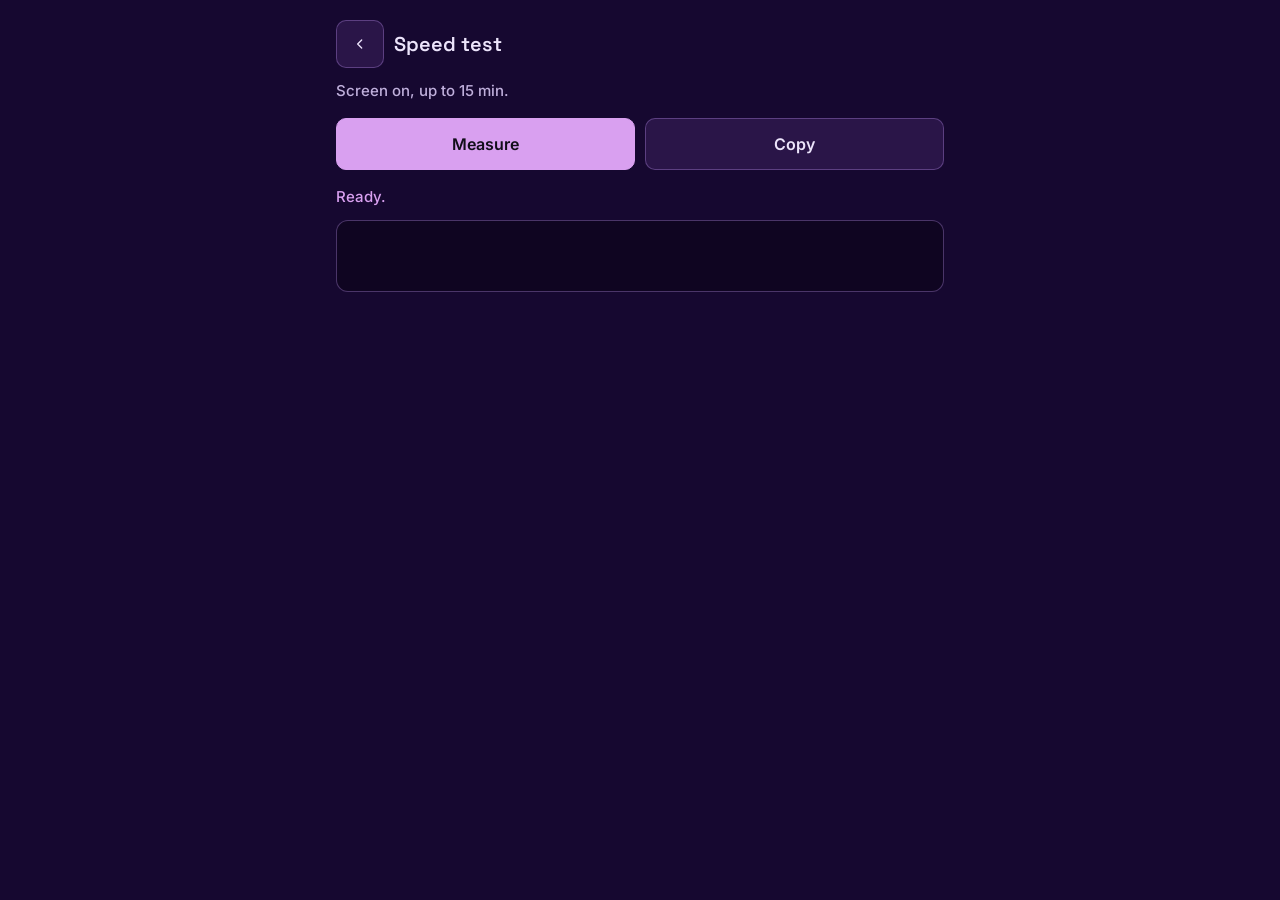
<file: speed.html>
<!doctype html>
<html lang="en">
<head>
<meta charset="utf-8">
<meta name="viewport" content="width=device-width, initial-scale=1">
<meta name="theme-color" content="#160830">
<title>Ballad Falls speed test</title>
<!--
  The speed test (queue item 87): the figures promise 1 and item 87 ask of
  a phone. It plays the busiest loops on the core's player (js/dlplayer.wasm)
  at full quality and lite, mono and stereo, in a worker (js/speed-worker.js,
  js/speed.js), and reports each one's worst block as a % of its deadline
  and how fast it renders ahead, as text to copy back. Not part of the app:
  it is not in the service worker's offline set and never touches the
  library. Diagnostics links to it.
  `?loops=vei-koan&seconds=5&runs=1&auto` is how tools/ahead.mjs drives it in
  headless Chromium.
-->
<style>
  @font-face { font-family: 'Inter'; font-weight: 500; font-display: swap; src: url('fonts/inter-500.woff2') format('woff2'); }
  @font-face { font-family: 'Inter'; font-weight: 600; font-display: swap; src: url('fonts/inter-600.woff2') format('woff2'); }
  @font-face { font-family: 'Space Grotesk'; font-weight: 600; font-display: swap; src: url('fonts/space-grotesk-600.woff2') format('woff2'); }
  /* Nocturne's colors: the app's first theme. */
  :root { --bg: #160830; --fg: #ece4fb; --dim: #c0b0dc; --line: rgba(180, 140, 230, 0.36); --key: #2a1548; --hi: #d9a0f0; --bad: #ff9a8a; --good: #9fe0b0; }
  .head { display: flex; align-items: center; gap: 10px; margin-bottom: 12px; }
  .head h1 { margin: 0; font-family: 'Space Grotesk', system-ui, sans-serif; font-weight: 600; }
  .back { flex: none; width: 48px; height: 48px; display: grid; place-items: center; border: 1px solid var(--line); border-radius: 10px; background: var(--key); color: var(--fg); }
  .back svg { width: 16px; height: 16px; }
  :focus-visible { outline: 2px solid var(--fg); outline-offset: 2px; }
  * { box-sizing: border-box; }
  body { margin: 0; background: var(--bg); color: var(--fg); font: 500 0.9375rem/1.45 'Inter', system-ui, -apple-system, 'Segoe UI', Roboto, sans-serif; }
  main { max-width: 640px; margin: 0 auto; padding: 20px 16px 40px; }
  h1 { font-size: 1.25rem; margin: 0 0 8px; }
  p { margin: 0 0 12px; color: var(--dim); }
  .keys { display: flex; gap: 10px; margin: 16px 0; }
  button { flex: 1; min-height: 52px; border: 1px solid var(--line); border-radius: 10px; background: var(--key); color: var(--fg); font: 600 1rem 'Inter', system-ui, sans-serif; }
  button:disabled { opacity: 0.45; }
  button.go { background: var(--hi); color: #120e1a; border-color: var(--hi); }
  #status { color: var(--hi); min-height: 1.5em; }
  pre { white-space: pre-wrap; word-break: break-word; background: rgba(0, 0, 0, 0.3); border: 1px solid var(--line); border-radius: 12px; padding: 12px; font: 0.75rem/1.5 ui-monospace, Menlo, Consolas, monospace; min-height: 6em; }
  #verdict.over { color: var(--bad); } #verdict.under { color: var(--good); }
</style>
</head>
<body>
<main>
  <div class="head">
    <!-- The way back: in the app nothing else is. -->
    <a class="back" href="./" aria-label="Back"><svg viewBox="0 0 24 24" aria-hidden="true" fill="none" stroke="currentColor" stroke-width="2" stroke-linecap="round" stroke-linejoin="round"><path d="m14.5 6-6 6 6 6"/></svg></a>
    <h1>Speed test</h1>
  </div>
  <p>Screen on, up to 15 min.</p>
  <p id="goHint" hidden>Plays the busiest loops silently at full and lite quality, mono and stereo, and times every block. Press Measure, keep the screen on and this tab open (10 to 15 minutes on a slow phone), then press Copy and send the text back.</p>
  <div class="keys">
    <button id="go" type="button" class="go" aria-describedby="goHint">Measure</button>
    <button id="copy" type="button">Copy</button>
  </div>
  <div id="status" role="status">Ready.</div>
  <p id="verdict"></p>
  <pre id="out" aria-label="Speed test report"></pre>
</main>
<script type="module">
import { LOOPS, WAYS, wayName } from './js/speed.js';

const q = new URLSearchParams(location.search);
const out = document.getElementById('out');
const status = document.getElementById('status');
const verdict = document.getElementById('verdict');
const go = document.getElementById('go');
const copy = document.getElementById('copy');
const lines = [];
const show = () => { out.textContent = lines.join('\n'); };
const say = (t) => { lines.push(t); show(); };

// The plan: vei-koan at full first (the yardstick: its worst block under
// 25% of the deadline, mono and stereo), then lite, then the other three
// loops all four ways. Three runs at full quality (the yardstick's; a block
// the phone paused in during one run is read from the others), two on lite,
// and shorter loops after the first, so the test fits in minutes.
function plan() {
  const pick = q.get('loops') ? LOOPS.filter((l) => q.get('loops').split(',').includes(l.name)) : LOOPS;
  const seconds = q.get('seconds') ? Number(q.get('seconds')) : null;
  const runs = q.get('runs') ? Number(q.get('runs')) : null;
  const p = [];
  for (const loop of pick) {
    for (const way of WAYS) {
      const first = loop === LOOPS[0];
      const s = seconds ?? (first ? (way.full ? 45 : 30) : 20);
      const r = runs ?? (way.full ? 3 : 2);
      p.push({ loop, way, seconds: s, runs: r });
    }
  }
  return p;
}

// The rate the phone's audio runs at (its blocks' deadline), read from an
// audio context made for that and closed again; 48 kHz if none.
async function deviceRate() {
  try {
    const C = window.AudioContext || window.webkitAudioContext;
    const ctx = new C();
    const rate = ctx.sampleRate;
    await ctx.close();
    return rate || 48000;
  } catch { return 48000; }
}

async function build() {
  try {
    const text = await (await fetch('./sw.js', { cache: 'no-store' })).text();
    return (text.match(/const CACHE = '([^']+)'/) || [])[1] || '?';
  } catch { return '?'; }
}

let wake = null;
async function run() {
  go.disabled = true;
  lines.length = 0;
  verdict.textContent = '';
  verdict.className = '';
  try { wake = await navigator.wakeLock?.request('screen'); } catch { wake = null; }
  const rate = Number(q.get('rate')) || await deviceRate();
  const bytes = await (await fetch('./js/dlplayer.wasm', { cache: 'no-store' })).arrayBuffer();
  say(`Ballad Falls speed test (item 87), ${await build()}, ${new Date().toISOString().slice(0, 16).replace('T', ' ')} UTC`);
  say(`device: ${navigator.userAgent}`);
  say(`cores ${navigator.hardwareConcurrency || '?'}, memory ${navigator.deviceMemory || '?'} GB, rate ${rate} Hz (deadline ${(128 / rate * 1e6).toFixed(0)} us a block), isolated ${self.crossOriginIsolated ? 'yes' : 'no'}`);
  const p = plan();
  const worker = new Worker(new URL('./js/speed-worker.js', import.meta.url), { type: 'module' });
  const t0 = performance.now();
  const results = [];
  await new Promise((resolve) => {
    worker.onmessage = (e) => {
      const m = e.data;
      if (m.type === 'tick') say(`clock step ${m.us.toFixed(0)} us`);
      else if (m.type === 'warm') status.textContent = 'Warming up...';
      else if (m.type === 'start') {
        const spent = (performance.now() - t0) / 1000;
        const left = m.i ? Math.round((spent / m.i) * (m.n - m.i) / 60) : null;
        status.textContent = `${m.i + 1} of ${m.n}${left != null ? ` · ${left} min left` : ''}`;
      } else if (m.type === 'result') { results.push(m); say(m.text); }
      else if (m.type === 'error') { say(`error: ${m.message}`); resolve(); }
      else if (m.type === 'done') resolve();
    };
    worker.onerror = (e) => { say(`error: ${e.message || 'the worker failed'}`); resolve(); };
    worker.postMessage({ bytes, rate, plan: p });
  });
  worker.terminate();
  // The summary: the yardstick (full, mono and stereo, under 25%), and lite
  // stereo against mono for rendering ahead.
  const full = results.filter((m) => m.way.full);
  if (full.length) {
    const worst = full.reduce((a, m) => (m.r.pct > a.r.pct ? m : a));
    const over = worst.r.pct > 25;
    verdict.textContent = `Worst block ${worst.r.pct.toFixed(1)}%, limit 25%`;
    verdict.className = over ? 'over' : 'under';
    say(`summary: worst block at full ${worst.r.pct.toFixed(1)}% (${worst.loop.name}, ${wayName(worst.way)}), ${over ? 'OVER' : 'under'} 25%`);
  }
  for (const loop of LOOPS) {
    const lm = results.find((m) => m.loop.name === loop.name && !m.way.full && !m.way.stereo);
    const ls = results.find((m) => m.loop.name === loop.name && !m.way.full && m.way.stereo);
    if (lm && ls) say(`summary: ${loop.name} lite ahead ${ls.r.speed.toFixed(1)}x stereo, ${lm.r.speed.toFixed(1)}x mono (stereo costs ${(lm.r.speed / ls.r.speed).toFixed(2)}x mono)`);
  }
  say(`took ${((performance.now() - t0) / 60000).toFixed(1)} min`);
  status.textContent = 'Done';
  document.title = 'Ballad Falls speed test: done';
  try { await wake?.release(); } catch { /* the screen may sleep again */ }
  go.disabled = false;
}

go.addEventListener('click', run);
copy.addEventListener('click', async () => {
  const text = out.textContent;
  try { await navigator.clipboard.writeText(text); status.textContent = 'Copied.'; }
  catch {
    const r = document.createRange(); r.selectNodeContents(out);
    const s = getSelection(); s.removeAllRanges(); s.addRange(r);
    status.textContent = 'Selected';
  }
});
if (q.has('auto')) run();
</script>
</body>
</html>
</file>
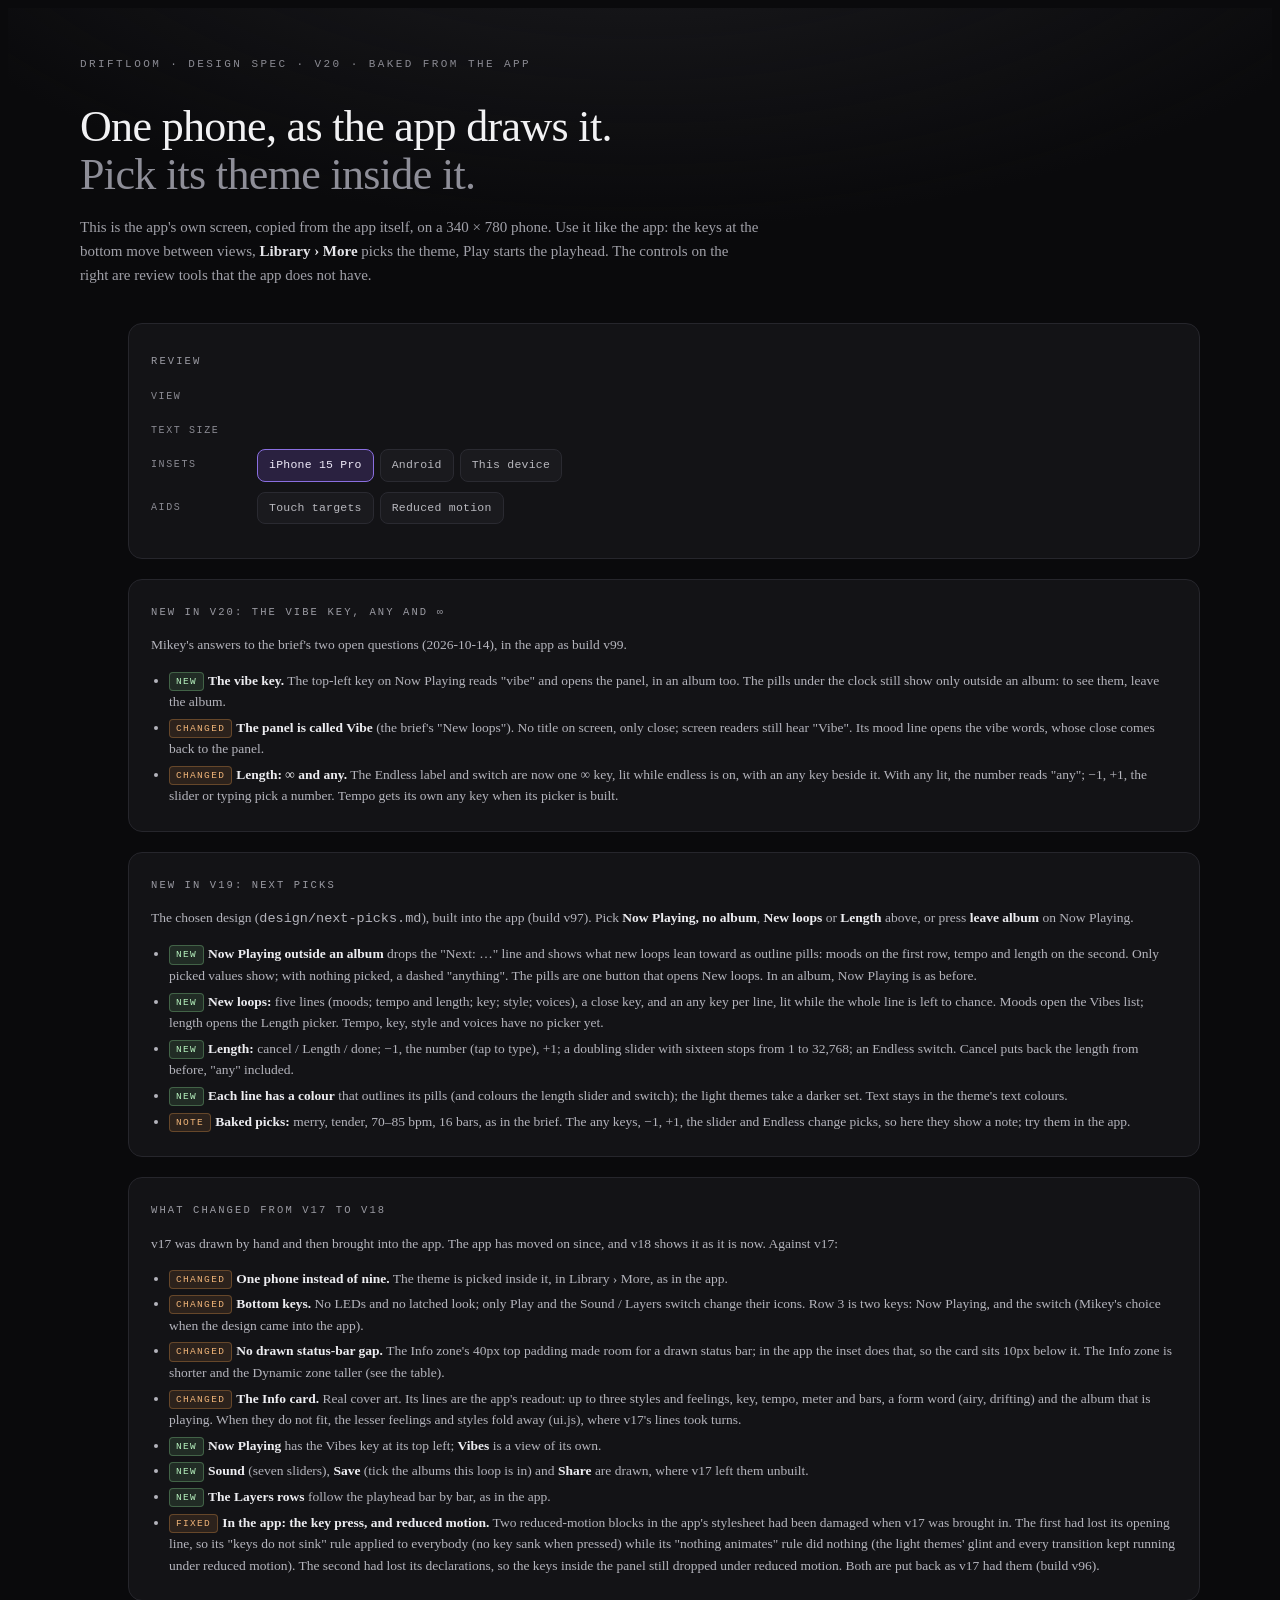
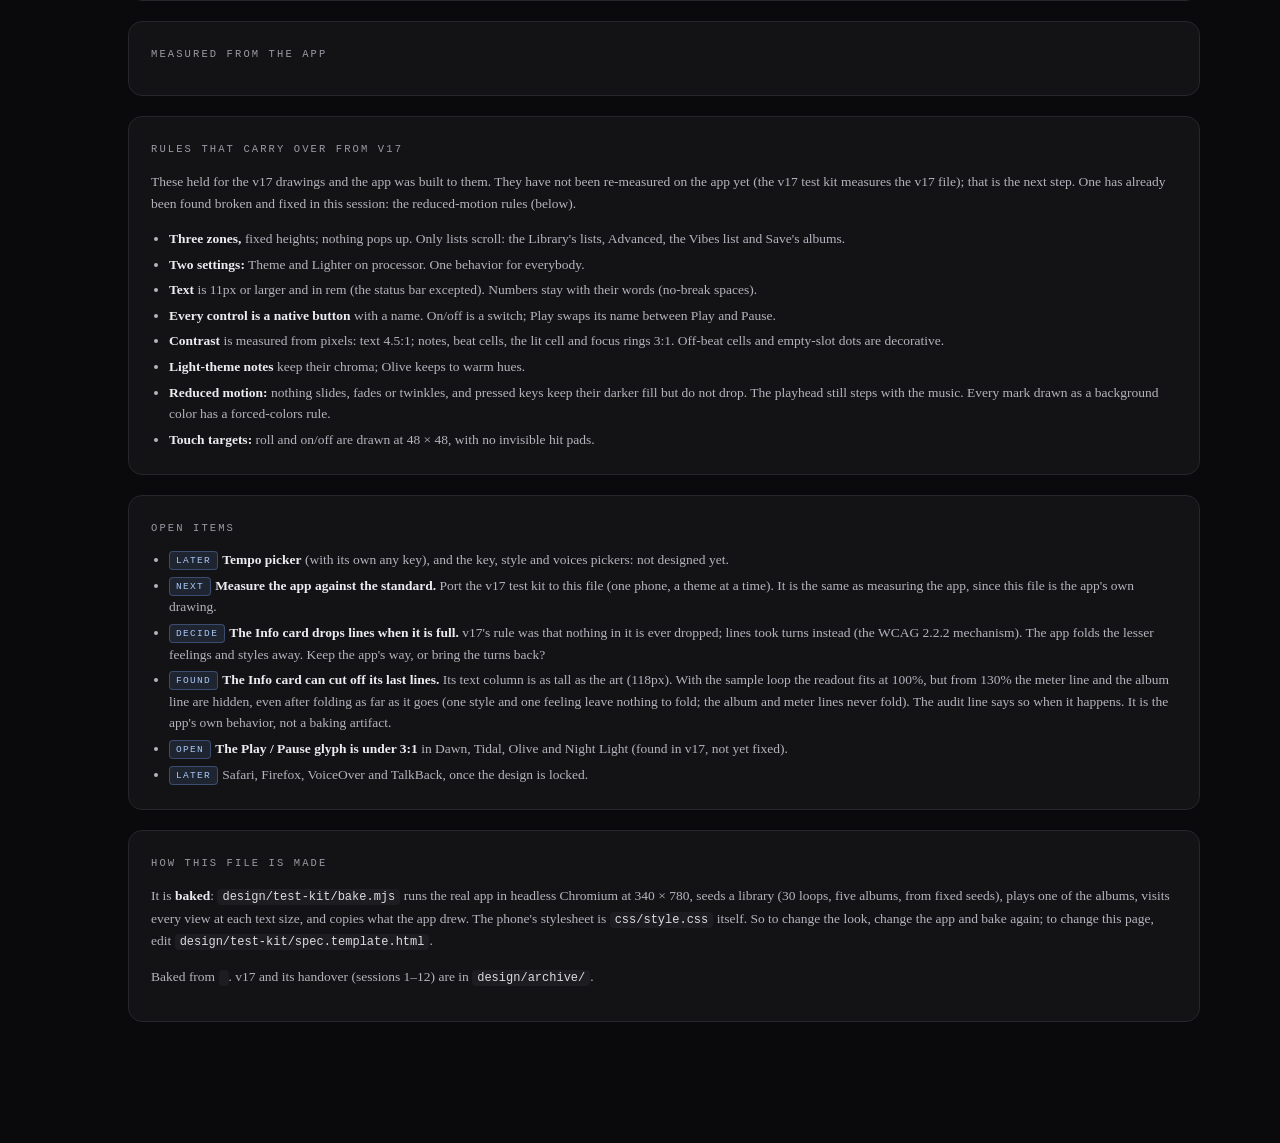
<file: design/test-kit/spec.template.html>
<!doctype html>
<html lang="en">
<head>
<meta charset="utf-8">
<meta name="viewport" content="width=device-width, initial-scale=1, viewport-fit=cover">
<title>Driftloom spec v20</title>
<!--
  ================================================================
  DRIFTLOOM · DESIGN SPEC · v20 (Painter session 6, 2026-10-14)
  ================================================================

  v20 · THE VIBE KEY, ANY AND ∞ (Mikey's answers, 2026-10-14)

    - The top-left key reads "vibe" (no count) and opens the panel,
      in an album too. The pills on Now Playing show outside an album
      only, as in v19: to see them, leave the album.
    - The panel ("New loops" in the brief) is called Vibe. It has no
      title on screen, only close (screen readers still hear "Vibe").
      The place is "vibe" (it was "picks").
    - The vibe words open from the panel's mood line; their close goes
      back to the panel.
    - Length: the Endless label and switch become one ∞ key, lit while
      endless is on, with an any key beside it. Any lit: the number
      reads "any"; -1, +1, the slider or typing pick a number. Tempo
      gets its own any key when its picker is built.
    - Line two's any key in the panel still clears tempo and length.
  In the app: build v99.

  v19 (below) is kept as it was written; where it says "picks", "New
  loops" or "Endless switch", read v20 above.

  v19 · NEXT PICKS (Painter session 6)

  The chosen next-picks design (design/next-picks.md) is in the app and
  baked here, as three new places:
    - now:free  Now Playing outside an album. No "Next: ..." line; the
                picked values as outline pills under the clock (moods,
                then tempo and length), one button that opens New loops.
                In an album ("now") Now Playing is as it was.
    - picks     New loops: five lines, a close key, an any key per line.
    - length    The Length picker: cancel / Length / done, -1 number +1,
                the doubling slider, Endless.
  The bake seeds the brief's first render: merry, tender, 70-85 bpm, 16
  bars. The app has no tempo picker yet; the tempo is a saved pick.
  Live here: leave album / back to the album, the pills, close, the mood
  line (opens Vibes, whose close comes back), the length line, cancel
  and done. The any keys, -1, +1, the slider and Endless change picks,
  so they show the "Not in the spec" note; try them in the app. The
  pills are baked: vibes picked on this page do not change them.
  In the app (build v97): js/picks.js; mood is today's vibes; length and
  tempo bend new loops in today's generator, clamped to what it plays
  (1-32 bars as the loop's own length, played once; longer lengths as
  passes of the loop as drawn; tempo clamped into 32-190). Key, style
  and voices read "any". The Vibes key stays (open question 1).

  v18 (Painter session 5) follows.

  START HERE

  This file is BAKED. It is not edited by hand: design/test-kit/bake.mjs
  runs the real app (index.html, js/, css/style.css) in headless
  Chromium on a 340 x 780 screen, visits every view, and copies what the
  app drew into this one file. The page around the phone comes from
  design/test-kit/spec.template.html.

    - To change how the phone looks: change the app (css/style.css,
      index.html, js/ui.js, js/library.js), then bake again.
    - To change this page (review controls, notes, tables): change
      spec.template.html, then bake again.
    - To bake:  cd design/test-kit && npm install && node bake.mjs

  Until v17 it went the other way: the spec was drawn by hand, nine
  phones side by side, and the app followed it (Painter session 4 ported
  v17 in). Once the app had moved on (the Vibes key and view, Sound,
  Save and Share, the real cover art, the readout fitter), Mikey asked
  for the spec to show the app as it is, as one phone whose theme is
  picked inside it (Library > More), the way the app does it.

  v17 and its full handover (sessions 1 to 12, v13 to v17) are kept,
  unchanged, in design/archive/driftloom_v17_library.html.

  WHAT IS LIVE AND WHAT IS BAKED

  Live, worked by this page's script: the keys move between views by
  the app's own rules (main.js setView), Library tabs and albums, More
  and Advanced, Save and Share; the theme swatches; Play / Pause; the
  playhead and the halo column, at the loop's tempo; the layer rows bar
  by bar (the loop's first pass, from the app's generator; with Wander
  on, the app varies later passes, which the spec does not); layer on/off;
  picking vibes; ticking albums in Save; the sliders; the Now Playing
  clock. Everything that would make music, change data or open the
  keyboard shows a short note on the phone instead.

  Baked: every view's markup, every card, at 100 / 130 / 150 / 200%
  text. The app fits its Info card in script (ui.js fitName and the
  readout levels), so each text size is a separate capture; the rest of
  the layout follows the stylesheet's container queries live.

  The markup is the app's, with these changes: each canvas becomes an
  <img> of what it drew (kept once, pointed at by data-art); inputs
  keep their values as attributes; the lit cell, the halo column and
  the clock are cleared (the page's script puts them back); scripts
  are left out.

  The stylesheet is css/style.css, inlined whole, with three changes
  made by the bake: fonts inlined, the short-screen rule
  (@media max-height: 700px) switched off because the spec phone is never
  that short, and the reduced-motion rules copied under
  html.sim-reduced-motion so the review switch can show them. Then a
  small block of page rules (below, "SPEC PAGE") puts the app's
  full-screen phone into a 340 x 780 frame with simulated insets and a
  status bar.

  THE TEST KIT

  The v17 scripts in test-kit/ measure the v17 file and need its nine
  phones; run them against design/archive/driftloom_v17_library.html.
  For v18 to v20 the page offers window.spec (see the script at the end):
  show(place), setTheme(cls), setSize(pct), setPlaying(bool), audit().
  The address bar takes the same, e.g.
    driftloom_v20.html#view=library:loops&theme=t-dawn&size=150
  test-kit/sheet18.mjs makes contact sheets from it.
-->
<style>
/*BAKE:CSS*/
</style>
<style>
/* ================================================================
   SPEC PAGE
   Everything below is the page around the phone, plus the frame
   that turns the app's full-screen phone into a 340 x 780 one. Page
   classes start with pg- so they never meet the app's own.
   ================================================================ */

html, body {
  height: auto; min-height: 100%;
  overflow: visible;
  overscroll-behavior: auto;
  background: #0a0a0c;
}
body.pg {
  color: #c8c8ce;
  background: radial-gradient(1200px 600px at 50% -200px, #1e1e22 0%, transparent 70%), #0a0a0c;
  padding: 48px 24px 96px;
  -webkit-font-smoothing: antialiased;
  font-size: 14px; line-height: 1.6;
}
/* Page chrome stays in px, so only the phone grows with Text size. */
.pg-mono { font-family: ui-monospace, 'SF Mono', 'JetBrains Mono', Menlo, Consolas, monospace; }
.pg-serif { font-family: 'Iowan Old Style', 'Palatino Linotype', Palatino, Georgia, serif; }

.pg-head { max-width: 1120px; margin: 0 auto 36px; }
.pg-eyebrow { font-size: 11px; letter-spacing: 0.22em; text-transform: uppercase; color: #8a8a92; margin-bottom: 14px; }
.pg-head h1 {
  font-weight: 400; font-size: clamp(30px, 4.4vw, 44px); line-height: 1.1; letter-spacing: -0.015em;
  color: #f2f2f4; margin-bottom: 12px;
}
.pg-head h1 span { color: #8e8e98; }
.pg-head p { font-size: 15px; max-width: 680px; color: #a0a0a8; }
.pg-head p b { color: #e6e6ea; font-weight: 600; }

.pg-grid {
  max-width: 1120px; margin: 0 auto;
  display: grid; grid-template-columns: auto minmax(0, 1fr); gap: 48px; align-items: start;
}
.pg-stage { position: sticky; top: 24px; display: flex; flex-direction: column; align-items: center; gap: 14px; }
.pg-cap { font-size: 11px; letter-spacing: 0.06em; color: #8a8a92; text-align: center; max-width: 340px; }
.pg-cap b { color: #d6d6dc; font-weight: 500; }
@media (max-width: 900px) {
  .pg-grid { grid-template-columns: minmax(0, 1fr); }
  .pg-stage { position: static; }
}

/* ---------- review controls ---------- */
.pg-panel {
  background: #131316; border: 1px solid #26262c; border-radius: 14px;
  padding: 20px 22px; margin-bottom: 20px;
}
.pg-panel h2 {
  font-family: ui-monospace, 'SF Mono', Menlo, Consolas, monospace;
  font-size: 10.5px; letter-spacing: 0.2em; text-transform: uppercase; font-weight: 500;
  color: #9a9aa2; margin-bottom: 12px;
}
.pg-ctl { display: grid; grid-template-columns: 92px minmax(0, 1fr); gap: 10px 14px; align-items: start; }
.pg-ctl > .pg-k {
  font-family: ui-monospace, 'SF Mono', Menlo, Consolas, monospace;
  font-size: 10px; letter-spacing: 0.16em; text-transform: uppercase; color: #8a8a92; padding-top: 8px;
}
.pg-chips { display: flex; flex-wrap: wrap; gap: 6px; }
.pg-chip { position: relative; display: inline-flex; }
.pg-chip input { position: absolute; opacity: 0; inset: 0; margin: 0; cursor: pointer; }
.pg-chip span {
  display: inline-block; padding: 6px 11px; border-radius: 8px;
  background: #1a1a1e; border: 1px solid #2a2a31; color: #b8b8be;
  font-family: ui-monospace, 'SF Mono', Menlo, Consolas, monospace; font-size: 11.5px; letter-spacing: 0.02em;
  cursor: pointer; user-select: none;
}
.pg-chip input:checked + span { background: #2a2140; border-color: #8a6fe0; color: #f0ecfa; }
.pg-chip input:focus-visible + span { outline: 2px solid #b9a6f5; outline-offset: 2px; }
.pg-chip span:hover { border-color: #3d3d47; color: #e6e6ea; }
.pg-audit {
  margin-top: 14px; font-family: ui-monospace, 'SF Mono', Menlo, Consolas, monospace;
  font-size: 11.5px; line-height: 1.7; color: #b8f4c0;
}
.pg-audit.bad { color: #f0b478; }
.pg-audit .dim { color: #8a8a92; }

/* ---------- notes and tables ---------- */
.pg-notes h2 { margin-top: 4px; }
.pg-notes p, .pg-notes li { color: #b4b4bc; font-size: 13.5px; }
.pg-notes p + p { margin-top: 8px; }
.pg-notes ul { margin: 6px 0 0 18px; padding: 0; }
.pg-notes li { margin: 4px 0; }
.pg-notes b { color: #ececf0; font-weight: 600; }
.pg-notes code, .pg-notes kbd {
  font-family: ui-monospace, 'SF Mono', Menlo, Consolas, monospace; font-size: 12px;
  background: #1c1c21; color: #dcdce2; padding: 1px 5px; border-radius: 4px;
}
.pg-notes a { color: #b9a6f5; }
.pg-tag {
  display: inline-block; font-family: ui-monospace, 'SF Mono', Menlo, Consolas, monospace;
  font-size: 9.5px; letter-spacing: 0.14em; text-transform: uppercase;
  padding: 1px 6px; border-radius: 4px; margin-right: 4px; vertical-align: 1px;
}
.pg-tag.new { color: #b8f4c0; background: rgba(143,224,149,0.12); border: 1px solid rgba(143,224,149,0.3); }
.pg-tag.gone { color: #f0b478; background: rgba(224,149,74,0.12); border: 1px solid rgba(224,149,74,0.32); }
.pg-tag.open { color: #a8c8f8; background: rgba(120,160,240,0.12); border: 1px solid rgba(120,160,240,0.32); }
.pg-table { width: 100%; border-collapse: collapse; font-size: 12.5px; margin-top: 4px; }
.pg-table th, .pg-table td { text-align: left; padding: 6px 8px; border-top: 1px solid #222228; vertical-align: top; }
.pg-table th { color: #8a8a92; font-weight: 500; width: 40%; }
.pg-table td { color: #dcdce2; font-family: ui-monospace, 'SF Mono', Menlo, Consolas, monospace; font-size: 12px; }
.pg-table caption { caption-side: bottom; text-align: left; color: #7a7a84; font-size: 11.5px; padding-top: 8px; }

/* ================================================================
   THE FRAME: the app's phone at 340 x 780 plus insets
   ================================================================ */
/* Simulated safe-area insets. Desktop has no notch, so env() is 0 and
   the insets would be invisible; these reproduce the iPhone 15 Pro. */
body.pg { --safe-top: 59px; --safe-bottom: 34px; }
body.pg.sim-android { --safe-top: 24px; --safe-bottom: 48px; }
body.pg.use-real-insets {
  --safe-top: env(safe-area-inset-top, 0px);
  --safe-bottom: env(safe-area-max-inset-bottom, env(safe-area-inset-bottom, 0px));
}
.pg-stage .phone {
  width: 340px;
  height: calc(780px + var(--safe-top) + var(--safe-bottom));
  padding: var(--safe-top) 0 var(--safe-bottom);
  border-radius: 44px;
  flex: 0 0 auto;
  box-shadow:
    0 50px 90px -30px rgba(0,0,0,0.85),
    0 0 0 1px rgba(255,255,255,0.055),
    inset 0 1px 0 rgba(255,255,255,0.05);
}
/* The app's Buttons zone is min(240px, 34dvh): a third of a short
   screen at most. On this phone (873px with iPhone insets) that is
   always 240px; written out so a short browser window does not shrink
   it. The toast sits just above it, as in the app. */
.pg-stage .phone > .zone-buttons { flex-basis: 240px; }
.pg-stage .phone .toast { bottom: calc(240px + 12px + var(--safe-bottom)); }

/* OS chrome: the status bar in the top inset, and the home indicator
   or the three-button bar in the bottom one. The OS draws these, so
   they stay in px. Each theme colours .status in the app's sheet. */
.pg-stage .phone .status {
  position: absolute; top: 18px; left: 0; right: 0; z-index: 30;
  display: flex; justify-content: space-between; padding: 0 30px;
  font-size: 11.5px; font-weight: 600; letter-spacing: 0.02em; pointer-events: none;
}
body.pg.sim-android .phone .status { top: 5px; padding: 0 18px; }
body.pg.use-real-insets .phone .status { display: none; }
.pg-stage .phone .status .bat {
  display: inline-block; width: 20px; height: 10px; vertical-align: -1px; margin-right: 4px;
  border: 1.4px solid currentColor; border-radius: 2.5px; position: relative;
}
.pg-stage .phone .status .bat::after { content: ''; position: absolute; inset: 1.5px; width: 55%; background: currentColor; border-radius: 1px; }
.pg-stage .phone .os-bottom {
  position: absolute; left: 0; right: 0; bottom: 0; height: var(--safe-bottom);
  display: flex; align-items: center; justify-content: center; gap: 64px; pointer-events: none; z-index: 30;
}
.pg-stage .phone .os-bottom i {
  display: block; width: 128px; height: 5px; border-radius: 3px; background: currentColor; opacity: 0.55;
}
.pg-stage .phone .os-bottom b { display: none; width: 14px; height: 14px; border: 1.6px solid currentColor; opacity: 0.6; }
body.pg.sim-android .phone .os-bottom i { display: none; }
body.pg.sim-android .phone .os-bottom b { display: block; }
body.pg.sim-android .phone .os-bottom b:nth-of-type(1) { border-radius: 2px; }
body.pg.sim-android .phone .os-bottom b:nth-of-type(2) { border-radius: 50%; }
body.pg.sim-android .phone .os-bottom b:nth-of-type(3) {
  width: 0; height: 0; border: 0; opacity: 0.6;
  border-top: 7px solid transparent; border-bottom: 7px solid transparent; border-right: 12px solid currentColor;
}
body.pg.use-real-insets .phone .os-bottom { display: none; }
.pg-stage .phone .os-bottom { color: var(--text-secondary, #888); }

/* The bake turns each canvas into a picture of it. The app sizes the
   cover canvas to its box (.cover canvas); the picture needs the same. */
.pg-stage .phone .cover > img { display: block; width: 100%; height: 100%; }

/* Review aid: trace the drawn edge of every tap target. */
body.pg.show-targets .phone button,
body.pg.show-targets .phone [role="button"],
body.pg.show-targets .phone input[type="range"] { outline: 1px dashed #ff4fa3; outline-offset: 0; }
body.pg.show-targets .phone button:focus-visible { outline: 2px solid var(--focus-ring, var(--text-primary)); outline-offset: 2px; }
</style>
</head>
<body class="pg">

<header class="pg-head">
  <div class="pg-eyebrow pg-mono">Driftloom · design spec · v20 · baked from the app <!--BAKE:DATE--></div>
  <h1 class="pg-serif">One phone, as the app draws it.<br><span>Pick its theme inside it.</span></h1>
  <p>This is the app's own screen, copied from the app itself, on a 340 × 780 phone. Use it like the app: the keys at the bottom move between views, <b>Library › More</b> picks the theme, Play starts the playhead. The controls on the right are review tools that the app does not have.</p>
</header>

<div class="pg-grid">

  <div class="pg-stage" id="stage">
    <!--BAKE:PHONE-->
    <p class="pg-cap pg-mono" id="caption"></p>
  </div>

  <div>
    <section class="pg-panel" aria-labelledby="rev-h">
      <h2 id="rev-h">Review</h2>
      <div class="pg-ctl">
        <span class="pg-k" id="k-view">View</span>
        <div class="pg-chips" role="radiogroup" aria-labelledby="k-view" id="viewChips"></div>

        <span class="pg-k" id="k-size">Text size</span>
        <div class="pg-chips" role="radiogroup" aria-labelledby="k-size" id="sizeChips"></div>

        <span class="pg-k" id="k-ins">Insets</span>
        <div class="pg-chips" role="radiogroup" aria-labelledby="k-ins">
          <label class="pg-chip"><input type="radio" name="insets" value="ios" checked><span>iPhone 15 Pro</span></label>
          <label class="pg-chip"><input type="radio" name="insets" value="android"><span>Android</span></label>
          <label class="pg-chip"><input type="radio" name="insets" value="real"><span>This device</span></label>
        </div>

        <span class="pg-k" id="k-aid">Aids</span>
        <div class="pg-chips" role="group" aria-labelledby="k-aid">
          <label class="pg-chip"><input type="checkbox" id="aidTargets"><span>Touch targets</span></label>
          <label class="pg-chip"><input type="checkbox" id="aidMotion"><span>Reduced motion</span></label>
        </div>
      </div>
      <p class="pg-audit" id="audit" role="status" aria-live="polite"></p>
    </section>

    <section class="pg-panel pg-notes" aria-labelledby="v20-h">
      <h2 id="v20-h">New in v20: the vibe key, any and ∞</h2>
      <p>Mikey's answers to the brief's two open questions (2026-10-14), in the app as build v99.</p>
      <ul>
        <li><span class="pg-tag new">new</span><b>The vibe key.</b> The top-left key on Now Playing reads "vibe" and opens the panel, in an album too. The pills under the clock still show only outside an album: to see them, leave the album.</li>
        <li><span class="pg-tag gone">changed</span><b>The panel is called Vibe</b> (the brief's "New loops"). No title on screen, only close; screen readers still hear "Vibe". Its mood line opens the vibe words, whose close comes back to the panel.</li>
        <li><span class="pg-tag gone">changed</span><b>Length: ∞ and any.</b> The Endless label and switch are now one ∞ key, lit while endless is on, with an any key beside it. With any lit, the number reads "any"; −1, +1, the slider or typing pick a number. Tempo gets its own any key when its picker is built.</li>
      </ul>
    </section>

    <section class="pg-panel pg-notes" aria-labelledby="v19-h">
      <h2 id="v19-h">New in v19: next picks</h2>
      <p>The chosen design (<span class="pg-mono">design/next-picks.md</span>), built into the app (build v97). Pick <b>Now Playing, no album</b>, <b>New loops</b> or <b>Length</b> above, or press <b>leave album</b> on Now Playing.</p>
      <ul>
        <li><span class="pg-tag new">new</span><b>Now Playing outside an album</b> drops the "Next: …" line and shows what new loops lean toward as outline pills: moods on the first row, tempo and length on the second. Only picked values show; with nothing picked, a dashed "anything". The pills are one button that opens New loops. In an album, Now Playing is as before.</li>
        <li><span class="pg-tag new">new</span><b>New loops:</b> five lines (moods; tempo and length; key; style; voices), a close key, and an any key per line, lit while the whole line is left to chance. Moods open the Vibes list; length opens the Length picker. Tempo, key, style and voices have no picker yet.</li>
        <li><span class="pg-tag new">new</span><b>Length:</b> cancel / Length / done; −1, the number (tap to type), +1; a doubling slider with sixteen stops from 1 to 32,768; an Endless switch. Cancel puts back the length from before, "any" included.</li>
        <li><span class="pg-tag new">new</span><b>Each line has a colour</b> that outlines its pills (and colours the length slider and switch); the light themes take a darker set. Text stays in the theme's text colours.</li>
        <li><span class="pg-tag gone">note</span><b>Baked picks:</b> merry, tender, 70–85 bpm, 16 bars, as in the brief. The any keys, −1, +1, the slider and Endless change picks, so here they show a note; try them in the app.</li>
      </ul>
    </section>

    <section class="pg-panel pg-notes" aria-labelledby="new-h">
      <h2 id="new-h">What changed from v17 to v18</h2>
      <p>v17 was drawn by hand and then brought into the app. The app has moved on since, and v18 shows it as it is now. Against v17:</p>
      <ul>
        <li><span class="pg-tag gone">changed</span><b>One phone instead of nine.</b> The theme is picked inside it, in Library › More, as in the app.</li>
        <li><span class="pg-tag gone">changed</span><b>Bottom keys.</b> No LEDs and no latched look; only Play and the Sound / Layers switch change their icons. Row 3 is two keys: Now Playing, and the switch (Mikey's choice when the design came into the app).</li>
        <li><span class="pg-tag gone">changed</span><b>No drawn status-bar gap.</b> The Info zone's 40px top padding made room for a drawn status bar; in the app the inset does that, so the card sits 10px below it. The Info zone is shorter and the Dynamic zone taller (see the table).</li>
        <li><span class="pg-tag gone">changed</span><b>The Info card.</b> Real cover art. Its lines are the app's readout: up to three styles and feelings, key, tempo, meter and bars, a form word (airy, drifting) and the album that is playing. When they do not fit, the lesser feelings and styles fold away (ui.js), where v17's lines took turns.</li>
        <li><span class="pg-tag new">new</span><b>Now Playing</b> has the Vibes key at its top left; <b>Vibes</b> is a view of its own.</li>
        <li><span class="pg-tag new">new</span><b>Sound</b> (seven sliders), <b>Save</b> (tick the albums this loop is in) and <b>Share</b> are drawn, where v17 left them unbuilt.</li>
        <li><span class="pg-tag new">new</span><b>The Layers rows</b> follow the playhead bar by bar, as in the app.</li>
        <li><span class="pg-tag gone">fixed</span><b>In the app: the key press, and reduced motion.</b> Two reduced-motion blocks in the app's stylesheet had been damaged when v17 was brought in. The first had lost its opening line, so its "keys do not sink" rule applied to everybody (no key sank when pressed) while its "nothing animates" rule did nothing (the light themes' glint and every transition kept running under reduced motion). The second had lost its declarations, so the keys inside the panel still dropped under reduced motion. Both are put back as v17 had them (build v96).</li>
      </ul>
    </section>

    <section class="pg-panel pg-notes" aria-labelledby="num-h">
      <h2 id="num-h">Measured from the app</h2>
      <table class="pg-table" id="numbers"></table>
    </section>

    <section class="pg-panel pg-notes" aria-labelledby="rule-h">
      <h2 id="rule-h">Rules that carry over from v17</h2>
      <p>These held for the v17 drawings and the app was built to them. They have not been re-measured on the app yet (the v17 test kit measures the v17 file); that is the next step. One has already been found broken and fixed in this session: the reduced-motion rules (below).</p>
      <ul>
        <li><b>Three zones,</b> fixed heights; nothing pops up. Only lists scroll: the Library's lists, Advanced, the Vibes list and Save's albums.</li>
        <li><b>Two settings:</b> Theme and Lighter on processor. One behavior for everybody.</li>
        <li><b>Text</b> is 11px or larger and in rem (the status bar excepted). Numbers stay with their words (no-break spaces).</li>
        <li><b>Every control is a native button</b> with a name. On/off is a switch; Play swaps its name between Play and Pause.</li>
        <li><b>Contrast</b> is measured from pixels: text 4.5:1; notes, beat cells, the lit cell and focus rings 3:1. Off-beat cells and empty-slot dots are decorative.</li>
        <li><b>Light-theme notes</b> keep their chroma; Olive keeps to warm hues.</li>
        <li><b>Reduced motion:</b> nothing slides, fades or twinkles, and pressed keys keep their darker fill but do not drop. The playhead still steps with the music. Every mark drawn as a background color has a forced-colors rule.</li>
        <li><b>Touch targets:</b> roll and on/off are drawn at 48 × 48, with no invisible hit pads.</li>
      </ul>
    </section>

    <section class="pg-panel pg-notes" aria-labelledby="open-h">
      <h2 id="open-h">Open items</h2>
      <ul>
        <li><span class="pg-tag open">later</span><b>Tempo picker</b> (with its own any key), and the key, style and voices pickers: not designed yet.</li>
        <li><span class="pg-tag open">next</span><b>Measure the app against the standard.</b> Port the v17 test kit to this file (one phone, a theme at a time). It is the same as measuring the app, since this file is the app's own drawing.</li>
        <li><span class="pg-tag open">decide</span><b>The Info card drops lines when it is full.</b> v17's rule was that nothing in it is ever dropped; lines took turns instead (the WCAG 2.2.2 mechanism). The app folds the lesser feelings and styles away. Keep the app's way, or bring the turns back?</li>
        <li><span class="pg-tag open">found</span><b>The Info card can cut off its last lines.</b> Its text column is as tall as the art (118px). With the sample loop the readout fits at 100%, but from 130% the meter line and the album line are hidden, even after folding as far as it goes (one style and one feeling leave nothing to fold; the album and meter lines never fold). The audit line says so when it happens. It is the app's own behavior, not a baking artifact.</li>
        <li><span class="pg-tag open">open</span><b>The Play / Pause glyph is under 3:1</b> in Dawn, Tidal, Olive and Night Light (found in v17, not yet fixed).</li>
        <li><span class="pg-tag open">later</span>Safari, Firefox, VoiceOver and TalkBack, once the design is locked.</li>
      </ul>
    </section>

    <section class="pg-panel pg-notes" aria-labelledby="how-h">
      <h2 id="how-h">How this file is made</h2>
      <p>It is <b>baked</b>: <code>design/test-kit/bake.mjs</code> runs the real app in headless Chromium at 340 × 780, seeds a library (30 loops, five albums, from fixed seeds), plays one of the albums, visits every view at each text size, and copies what the app drew. The phone's stylesheet is <code>css/style.css</code> itself. So to change the look, change the app and bake again; to change this page, edit <code>design/test-kit/spec.template.html</code>.</p>
      <p>Baked <!--BAKE:DATE--> from <code id="bakedFrom"></code>. v17 and its handover (sessions 1–12) are in <code>design/archive/</code>.</p>
    </section>
  </div>
</div>

<script>
const D = /*BAKE:DATA*/null;
</script>
<script>
/* ================================================================
   The spec's script. The phone's markup and the app's stylesheet do
   the drawing; this swaps in each view's baked markup and keeps the
   few things that move moving. Navigation follows js/main.js
   (setView, the key handlers) and js/library.js (setTab, openAlbum).
   ================================================================ */
(function () {
  'use strict';
  var app = document.getElementById('app');
  var $ = function (id) { return document.getElementById(id); };
  var THEMES = [];

  // ---------- where we are (main.js and library.js keep the same) ----------
  var S = {
    state: 'now', size: 100, playing: true, theme: 't-nocturne',
    lastView: 'now', lastEdit: 'layers',
    lib: { tab: 'albums', album: null, advanced: false },
    saveTab: 'albums',
    mutes: {}, vibes: (D.vibes || []).slice(), saved: null, lite: null,
    // v19: whether an album is playing (the bake plays one), and where
    // the Vibes list goes back to.
    inAlbum: true,
  };
  var BASE = ['now', 'sounds', 'layers'];
  var viewOf = function (state) { return state.split(':')[0]; };

  // ---------- pictures: kept once, pointed at by data-art ----------
  function paintArt(root) {
    var imgs = (root || app).querySelectorAll('img[data-art]');
    for (var i = 0; i < imgs.length; i++) {
      var k = imgs[i].getAttribute('data-art');
      if (k !== '' && D.art[k] && imgs[i].getAttribute('src') !== D.art[k]) imgs[i].src = D.art[k];
    }
  }

  // ---------- one baked place ----------
  function variant(state) {
    var s = D.states[state], base = s.sizes[100], v = s.sizes[S.size] || {};
    return {
      view: s.view,
      html: v.html != null ? v.html : base.html,
      card: v.card != null ? v.card : base.card,
      keys: v.keys != null ? v.keys : base.keys,
      playheadHidden: v.playheadHidden != null ? v.playheadHidden : base.playheadHidden,
    };
  }

  // Which control has the keyboard, said so it can be found again in
  // fresh markup: by id, or by the data- name a tab, swatch or vibe has.
  function focusKey(el) {
    if (!el || !app.contains(el) || el === app) return null;
    if (el.id) return '#' + el.id;
    var attrs = ['data-tab', 'data-stab', 'data-theme', 'data-vibe', 'data-layer'];
    for (var i = 0; i < attrs.length; i++) {
      var v = el.getAttribute(attrs[i]);
      if (v != null) return '[' + attrs[i] + '="' + v + '"]';
    }
    var row = el.closest('.layer');
    if (row) return '.layer[data-layer="' + row.getAttribute('data-layer') + '"] .' + el.className.split(' ')[0];
    return null;
  }
  var focusNext = null;
  function show(state) {
    if (!D.states[state]) return false;
    var had = focusNext || focusKey(document.activeElement);
    focusNext = null;
    var v = variant(state);
    S.state = state;
    var views = app.querySelectorAll('.view');
    for (var i = 0; i < views.length; i++) views[i].hidden = views[i].id !== v.view;
    $(v.view).innerHTML = v.html;
    $('card').innerHTML = v.card;
    app.querySelector('.zone-buttons').innerHTML = v.keys;
    $('playhead').style.visibility = v.playheadHidden ? 'hidden' : '';
    paintArt();
    restore();
    cursor.place();
    edgesAll();
    syncChips();
    caption();
    if (had) {
      var back = app.querySelector(had);
      if (back && back.getClientRects().length) back.focus({ preventScroll: true });
    }
    return true;
  }

  // What the page changed since the bake, put back on fresh markup.
  function restore() {
    setPlayKey();
    // The switch shows where it goes, not where you are (main.js setView).
    var vb = $('viewBtn');
    if (vb) {
      var c = current();
      var target = c === 'sounds' ? 'layers' : c === 'layers' ? 'sounds' : S.lastEdit;
      if (vb.getAttribute('data-icon') !== target) { vb.innerHTML = D.icons[target]; vb.setAttribute('data-icon', target); }
      vb.setAttribute('aria-label', target === 'sounds' ? 'Show sound controls' : 'Show layers');
      vb.title = target === 'sounds' ? 'Sound' : 'Layers';
    }
    // Layers: mutes, and the bar the music is on.
    var rows = app.querySelectorAll('.layer');
    for (var i = 0; i < rows.length; i++) {
      var layer = rows[i].getAttribute('data-layer');
      if (S.mutes[layer] != null) setMute(rows[i], S.mutes[layer]);
    }
    paintBar();
    // Themes.
    var sws = app.querySelectorAll('#themes .sw');
    for (var j = 0; j < sws.length; j++) {
      var on = sws[j].getAttribute('data-theme') === S.theme;
      sws[j].setAttribute('aria-checked', String(on));
      sws[j].tabIndex = on ? 0 : -1;
    }
    var tn = $('themeName');
    if (tn) tn.textContent = themeLabel(S.theme);
    // Vibes.
    var vk = app.querySelectorAll('.vb-key');
    for (var k = 0; k < vk.length; k++) vk[k].setAttribute('aria-pressed', String(S.vibes.indexOf(vk[k].getAttribute('data-vibe')) >= 0));
    vibesWords();
    // Save ticks.
    if (S.saved) {
      var ticks = app.querySelectorAll('#savePane .lrow-main[role="checkbox"]');
      for (var t = 0; t < ticks.length; t++) {
        var title = rowTitle(ticks[t]);
        if (S.saved[title] != null) setTick(ticks[t], S.saved[title]);
      }
    }
    if (S.lite != null && $('liteMode')) setSwitch($('liteMode'), S.lite);
    clock.paint();
  }

  // ---------- the rules for the keys (main.js setView and friends) ----------
  function libraryState() {
    var l = S.lib;
    if (l.tab === 'loops') return 'library:loops';
    if (l.tab === 'more') return l.advanced ? 'library:advanced' : 'library:more';
    return l.album != null ? 'library:album:' + l.album : 'library:albums';
  }
  function go(view) {
    var state = view === 'library' ? libraryState() : view === 'save' ? 'save:' + S.saveTab
      : view === 'now' && !S.inAlbum ? 'now:free' : view;
    if (BASE.indexOf(view) >= 0) S.lastView = view;
    if (view === 'sounds' || view === 'layers') S.lastEdit = view;
    show(state);
  }
  function current() { return viewOf(S.state); }

  var KEYS = {
    libraryBtn: function () { go(current() === 'library' ? S.lastView : 'library'); },
    saveBtn: function () { go(current() === 'save' ? S.lastView : 'save'); },
    nowBtn: function () { go(current() === 'now' ? S.lastEdit : 'now'); },
    viewBtn: function () {
      var c = current();
      go(c === 'sounds' ? 'layers' : c === 'layers' ? 'sounds' : S.lastEdit);
    },
    // v20: the vibe key opens the Vibe panel; the vibe words close to it.
    vibesBtn: function () { go('vibe'); },
    vibesClose: function () { go('vibe'); },
    // v19: leaving the album and going back to it; the next picks.
    nowAction: function () { S.inAlbum = !S.inAlbum; go('now'); },
    nowPicks: function () { go('vibe'); },
    picksClose: function () { go('now'); },
    lenCancel: function () { go('vibe'); },
    lenDone: function () { go('vibe'); },
    vibesClear: function () { S.vibes = []; restore(); },
    playBtn: function () { setPlaying(!S.playing); },
    // As library.js does: focus goes to the page's title, and back.
    goAdvanced: function () { S.lib.advanced = true; focusNext = '#libAdvanced .page-title'; go('library'); },
    advBack: function () { S.lib.advanced = false; focusNext = '#goAdvanced'; go('library'); },
    liteMode: function (b) { S.lite = b.getAttribute('aria-checked') !== 'true'; setSwitch(b, S.lite); },
  };

  // Everything that would make sound, change data, or open a keyboard.
  var NOTES = { prevBtn: 1, nextBtn: 1, loopName: 1 };
  var ELSEWHERE = 'Not in the spec: try it in the app';

  app.addEventListener('click', function (e) {
    var t = e.target.closest('button, [role="button"]');
    if (!t || !app.contains(t)) return;
    var id = t.id;
    if (KEYS[id]) { KEYS[id](t); audit(); return; }
    if (NOTES[id]) { toast(ELSEWHERE); return; }

    // Library tabs (library.js setTab): the tab you are on goes up a level.
    var tab = t.getAttribute('data-tab');
    if (tab) {
      if (tab === 'albums' && S.lib.tab === 'albums') S.lib.album = null;
      if (tab === 'more' && S.lib.tab === 'more') S.lib.advanced = false;
      S.lib.tab = tab;
      go('library');
      return;
    }
    var stab = t.getAttribute('data-stab');
    if (stab) { S.saveTab = stab; go('save'); return; }

    // An album in the list opens it; the back key closes it.
    if (t.classList.contains('lrow-main') && t.closest('#libPane') && t.closest('.lrow.album')) {
      var rows = [].slice.call(app.querySelectorAll('#libPane .lrow.album'));
      S.lib.album = rows.indexOf(t.closest('.lrow.album'));
      go('library');
      return;
    }
    if (t.classList.contains('back') && t.closest('#libPane')) { S.lib.album = null; go('library'); return; }

    // The next picks: the mood line opens Vibes, the length line Length.
    if (t.classList.contains('pk-val') && t.closest('.pk-line-mood')) { go('vibes'); return; }
    if (t.classList.contains('pk-val') && t.closest('.pk-line-pace')) { go('length'); return; }

    // Themes.
    if (t.classList.contains('sw')) { setTheme(t.getAttribute('data-theme')); return; }

    // Layers.
    if (t.classList.contains('btn-on')) {
      var row = t.closest('.layer');
      var off = t.getAttribute('aria-checked') === 'true';
      S.mutes[row.getAttribute('data-layer')] = off;
      setMute(row, off);
      return;
    }
    if (t.classList.contains('btn-roll')) { toast(ELSEWHERE); return; }

    // Vibes.
    if (t.classList.contains('vb-key')) {
      var vb = t.getAttribute('data-vibe');
      var at = S.vibes.indexOf(vb);
      if (at >= 0) S.vibes.splice(at, 1); else S.vibes.push(vb);
      restore();
      return;
    }

    // Save: tick an album.
    if (t.getAttribute('role') === 'checkbox' && t.closest('#savePane')) {
      S.saved = S.saved || {};
      var on = t.getAttribute('aria-checked') !== 'true';
      S.saved[rowTitle(t)] = on;
      setTick(t, on);
      return;
    }
    toast(ELSEWHERE);
  });

  // Arrow keys move along a tab row (library.js tabKeys) and between
  // theme swatches (main.js initThemes), as in the app.
  app.addEventListener('keydown', function (e) {
    var t = e.target;
    var attr = t.hasAttribute && (t.hasAttribute('data-tab') ? 'data-tab' : t.hasAttribute('data-stab') ? 'data-stab' : null);
    if (attr) {
      var d = { ArrowRight: 1, ArrowLeft: -1 }[e.key];
      if (!d) return;
      e.preventDefault();
      var list = [].slice.call(app.querySelectorAll('[' + attr + ']'));
      var n = list[(list.indexOf(t) + d + list.length) % list.length];
      n.focus();
      n.click();
      return;
    }
    if (!t.classList || !t.classList.contains('sw')) return;
    var dir = { ArrowRight: 1, ArrowDown: 1, ArrowLeft: -1, ArrowUp: -1 }[e.key];
    if (!dir) return;
    e.preventDefault();
    var i = THEMES.findIndex(function (x) { return x[0] === S.theme; });
    var next = THEMES[(i + dir + THEMES.length) % THEMES.length][0];
    setTheme(next);
    var n = app.querySelector('#themes [data-theme="' + next + '"]');
    if (n) n.focus();
  });

  app.addEventListener('input', function (e) {
    if (e.target.id === 'bpm' && $('bpmVal')) $('bpmVal').textContent = e.target.value;
  });

  // ---------- small pieces ----------
  function setSwitch(b, on) {
    b.setAttribute('aria-checked', String(on));
    var w = b.querySelector('span') || b;
    w.textContent = on ? 'on' : 'off';
  }
  function setMute(row, off) {
    row.classList.toggle('dim', off);
    setSwitch(row.querySelector('.btn-on'), !off);
  }
  function rowTitle(main) {
    var t = main.querySelector('.lrow-title');
    return t ? t.textContent.replace(', now playing', '').trim() : '';
  }
  function setTick(main, on) {
    main.setAttribute('aria-checked', String(on));
    var row = main.closest('.lrow');
    if (row) row.classList.toggle('in', on);
    var mark = main.querySelector('.pick');
    if (mark) mark.innerHTML = on ? D.icons.check : '';
  }
  function vibesWords() {
    var n = S.vibes.length;
    var b = $('vibesBtn');
    if (b) { b.textContent = 'vibe'; b.setAttribute('aria-label', 'Vibe'); }
    var c = $('vibesCount');
    if (c) c.textContent = n ? n + ' for new loops' : 'none: new loops as usual';
    var x = $('vibesClear');
    if (x) x.disabled = !n;
  }
  function themeLabel(cls) {
    for (var i = 0; i < THEMES.length; i++) if (THEMES[i][0] === cls) return THEMES[i][1];
    return '';
  }
  function setTheme(cls) {
    if (!themeLabel(cls)) return;
    for (var i = 0; i < THEMES.length; i++) app.classList.remove(THEMES[i][0]);
    app.classList.add(cls);
    S.theme = cls;
    restore();
    caption();
    audit();
  }
  function setPlayKey() {
    var b = $('playBtn');
    if (!b) return;
    b.innerHTML = S.playing ? D.icons.pause : D.icons.play;
    b.setAttribute('aria-label', S.playing ? 'Pause' : 'Play');
    b.title = S.playing ? 'Pause' : 'Play';
  }
  function setPlaying(on) {
    S.playing = !!on;
    app.classList.toggle('playing', S.playing);
    setPlayKey();
    clock.mark();
  }
  var toastTimer = null;
  function toast(text) {
    var t = $('toast');
    if (!t) return;
    t.textContent = text;
    t.classList.add('show');
    clearTimeout(toastTimer);
    toastTimer = setTimeout(function () { t.classList.remove('show'); }, 2600);
  }

  // Scrollers show a hairline at an edge while there is more past it
  // (library.js edges).
  function edges(sc) {
    sc.classList.toggle('more-up', sc.scrollTop > 1);
    sc.classList.toggle('more-down', sc.scrollTop + sc.clientHeight < sc.scrollHeight - 1);
  }
  function edgesAll() {
    var scs = app.querySelectorAll('.scroll');
    for (var i = 0; i < scs.length; i++) {
      edges(scs[i]);
      // The playing row in view, the first time, as the app does it.
      var cur = scs[i].querySelector('.lrow.current');
      if (cur && !scs[i].dataset.placed) { scs[i].scrollTop = Math.max(0, cur.offsetTop - scs[i].clientHeight / 3); edges(scs[i]); }
      scs[i].dataset.placed = '1';
    }
  }
  app.addEventListener('scroll', function (e) {
    if (e.target.classList && e.target.classList.contains('scroll')) edges(e.target);
  }, true);

  // ---------- the music's clock: playhead, halo column, bars ----------
  var L = D.loop;
  var stepMs = 60000 / L.bpm / 4;
  var cursor = {
    step: 0, bar: 0, acc: 0,
    place: function () {
      var lights = app.querySelectorAll('#playhead i');
      for (var i = 0; i < lights.length; i++) lights[i].classList.toggle('on', i === this.step);
      var live = current() === 'layers';
      var pats = app.querySelectorAll('.layer .pattern');
      for (var p = 0; p < pats.length; p++) {
        var dots = pats[p].children;
        for (var d = 0; d < dots.length; d++) dots[d].classList.toggle('at', live && d === this.step);
      }
    },
  };
  function paintBar() {
    var rows = app.querySelectorAll('.layer');
    for (var i = 0; i < rows.length; i++) {
      var bars = L.layers[rows[i].getAttribute('data-layer')];
      if (!bars) continue;
      var cells = bars[cursor.bar % bars.length];
      var dots = rows[i].querySelectorAll('.pattern span');
      for (var d = 0; d < dots.length; d++) {
        var c = cells.charAt(d);
        dots[d].classList.toggle('on', c === '1' || c === '2');
        dots[d].classList.toggle('big', c === '2');
      }
    }
  }

  // Now Playing's clock (main.js updateNowClock): counting down to the
  // end of a set length, or up, with the bar showing the pass.
  var clock = {
    t: 0, last: null,
    total: L.bars * L.spb * stepMs / 1000,
    init: function () {
      var n = D.now || {};
      this.down = n.sign < 0;
      this.end = this.down ? n.t0 / Math.max(0.0001, 1 - (n.frac0 || 0)) : 0;
      this.t = this.down ? this.end - n.t0 : (n.t0 || 0);
    },
    mark: function () { this.last = null; },
    fmt: function (secs) {
      var s = Math.max(0, Math.round(secs)), h = Math.floor(s / 3600), m = Math.floor((s % 3600) / 60), r = s % 60;
      var p2 = function (x) { return (x < 10 ? '0' : '') + x; };
      return h ? h + ':' + p2(m) + ':' + p2(r) : m + ':' + p2(r);
    },
    paint: function () {
      var big = $('nowBig'), fill = $('nowFill');
      if (!big) return;
      var text, frac;
      if (this.down) {
        if (this.t >= this.end) this.t = 0;
        text = '−' + this.fmt(this.end - this.t);
        frac = Math.min(1, this.t / this.end);
      } else {
        text = this.fmt(this.t);
        frac = (this.t % this.total) / this.total;
      }
      if (big.textContent !== text) big.textContent = text;
      if (fill) fill.style.transform = 'scaleX(' + frac.toFixed(4) + ')';
    },
  };

  var prev = null;
  function frame(now) {
    if (prev == null) prev = now;
    var dt = Math.min(250, now - prev);
    prev = now;
    if (S.playing) {
      clock.t += dt / 1000;
      cursor.acc += dt;
      var moved = false;
      while (cursor.acc >= stepMs) {
        cursor.acc -= stepMs;
        cursor.step = (cursor.step + 1) % L.spb;
        if (cursor.step === 0) { cursor.bar = (cursor.bar + 1) % L.bars; paintBar(); }
        moved = true;
      }
      // Under reduced motion the app's playhead still steps with the
      // music (nothing slides or fades; the cell just changes), so here too.
      if (moved) cursor.place();
      clock.paint();
    }
    requestAnimationFrame(frame);
  }

  // ---------- review controls ----------
  var PLACES = [
    ['now', 'Now Playing'], ['now:free', 'Now Playing, no album'], ['vibe', 'Vibe'], ['length', 'Length'], ['vibes', 'Vibe words'], ['layers', 'Layers'], ['sounds', 'Sound'],
    ['library:albums', 'Albums'], ['library:album:2', 'An album'], ['library:loops', 'Loops'],
    ['library:more', 'More'], ['library:advanced', 'Advanced'], ['save:albums', 'Save'], ['save:share', 'Share'],
  ];
  function chip(name, value, label, checked) {
    return '<label class="pg-chip"><input type="radio" name="' + name + '" value="' + value + '"' + (checked ? ' checked' : '') + '><span>' + label + '</span></label>';
  }
  $('viewChips').innerHTML = PLACES.filter(function (p) { return D.states[p[0]]; })
    .map(function (p) { return chip('place', p[0], p[1], p[0] === S.state); }).join('');
  $('sizeChips').innerHTML = D.sizes.map(function (s) { return chip('size', s, s + '%', s === 100); }).join('');

  // A place picked from the chips sets the app's memory the way the keys
  // would have, so the keys go on from there.
  function place(state) {
    var p = state.split(':');
    if (p[0] === 'library') {
      S.lib.tab = p[1] === 'album' ? 'albums' : p[1] === 'advanced' ? 'more' : p[1];
      S.lib.album = p[1] === 'album' ? Number(p[2]) : p[1] === 'albums' ? null : S.lib.album;
      S.lib.advanced = p[1] === 'advanced';
    }
    if (p[0] === 'save') S.saveTab = p[1];
    if (BASE.indexOf(p[0]) >= 0) S.lastView = p[0];
    if (p[0] === 'sounds' || p[0] === 'layers') S.lastEdit = p[0];
    if (p[0] === 'now') S.inAlbum = p[1] !== 'free';
    if (p[0] === 'vibe' || p[0] === 'length') S.inAlbum = false;
    return show(state);
  }
  function syncChips() {
    var want = S.state.indexOf('library:album:') === 0 ? 'library:album:2' : S.state;
    var r = document.querySelectorAll('input[name="place"]');
    for (var i = 0; i < r.length; i++) r[i].checked = r[i].value === want;
  }
  document.addEventListener('change', function (e) {
    var t = e.target;
    if (t.name === 'place') { place(t.value); audit(); }
    if (t.name === 'size') setSize(Number(t.value));
    if (t.name === 'insets') {
      document.body.classList.toggle('sim-android', t.value === 'android');
      document.body.classList.toggle('use-real-insets', t.value === 'real');
      audit();
    }
    if (t.id === 'aidTargets') document.body.classList.toggle('show-targets', t.checked);
    if (t.id === 'aidMotion') { document.documentElement.classList.toggle('sim-reduced-motion', t.checked); audit(); }
  });

  // The text-size setting, as a phone applies it: the root font size.
  function setSize(pct) {
    if (D.sizes.indexOf(pct) < 0) return false;
    S.size = pct;
    document.documentElement.style.fontSize = pct === 100 ? '' : pct + '%';
    var r = document.querySelectorAll('input[name="size"]');
    for (var i = 0; i < r.length; i++) r[i].checked = Number(r[i].value) === pct;
    show(S.state);
    audit();
    return true;
  }

  function caption() {
    var names = { now: 'Now Playing', vibes: 'Vibe words', layers: 'Layers', sounds: 'Sound', library: 'Library', save: 'Save',
      vibe: 'Vibe', length: 'Vibe › Length' };
    var bits = S.state.split(':');
    var where = names[bits[0]] + (bits[1] ? ' › ' + ({ albums: 'Albums', loops: 'Loops', more: 'More', advanced: 'More › Advanced', album: 'an album', share: 'Share', free: 'outside an album' })[bits[1]] : '');
    if (bits[0] === 'save' && bits[1] === 'albums') where = 'Save';
    if (bits[0] === 'save' && bits[1] === 'share') where = 'Save › Share';
    $('caption').innerHTML = '<b>' + themeLabel(S.theme) + '</b> · ' + where + ' · ' + S.size + '% text';
  }

  // ---------- audit: re-measures the phone after every change ----------
  function audit() {
    var out = $('audit');
    var zones = ['.zone-info', '.zone-dynamic', '.zone-buttons'].map(function (s) { return app.querySelector(s); });
    var h = zones.map(function (z) { return Math.round(z.getBoundingClientRect().height); });
    var want = [D.measured.zones.info, D.measured.zones.dynamic, D.measured.zones.buttons].map(Math.round);
    var problems = [];
    if (h.join() !== want.join()) problems.push('zones ' + h.join(' / ') + ' (baked ' + want.join(' / ') + ')');
    // Overflow: a zone wider or taller than itself, or text cut at a
    // panel's edge. Scrollers are allowed to be taller than they show.
    zones.forEach(function (z, i) {
      if (z.scrollWidth > z.clientWidth + 1) problems.push(['info', 'dynamic', 'buttons'][i] + ' zone overflows sideways');
    });
    var small = Infinity, smallWhat = '';
    var walker = document.createTreeWalker(app, NodeFilter.SHOW_TEXT);
    var n;
    while ((n = walker.nextNode())) {
      if (!n.nodeValue.trim()) continue;
      var el = n.parentElement;
      if (!el || el.closest('.status, [hidden], .vh, .toast')) continue;
      if (!el.getClientRects().length) continue;
      var fs = parseFloat(getComputedStyle(el).fontSize);
      if (fs < small) { small = fs; smallWhat = n.nodeValue.trim().slice(0, 18); }
    }
    if (small < 11) problems.push('text at ' + small + 'px ("' + smallWhat + '")');
    // The Info card's text column is as tall as the art; lines past it
    // are cut off (ui.js folds lines to avoid that, down to a floor).
    // A line counts as cut when its baseline falls past the nearest box
    // that clips it: then the letters themselves are lost. (A range's
    // box also holds the space under the baseline, 0.242em in Inter, so
    // that much is taken off; a clipped descender alone does not count.)
    var col = $('loopDetail') && $('loopDetail').parentElement;
    if (col && col.getClientRects().length) {
      var clip = $('loopDetail');
      while (clip && clip !== app && getComputedStyle(clip).overflowY === 'visible') clip = clip.parentElement;
      var edge = clip.getBoundingClientRect().bottom + 0.5, cut = [];
      var lis = $('loopDetail').children;
      for (var li = 0; li < lis.length; li++) {
        var rg = document.createRange();
        rg.selectNodeContents(lis[li]);
        var rr = rg.getBoundingClientRect();
        var base = rr.bottom - 0.242 * parseFloat(getComputedStyle(lis[li]).fontSize);
        if (rr.height && base > edge) cut.push(lis[li].textContent.trim());
      }
      if (cut.length) problems.push('Info card cuts off ' + cut.length + (cut.length === 1 ? ' line' : ' lines') + ' (' + cut.join(', ') + ')');
    }
    var tiny = [];
    var btns = app.querySelectorAll('button, [role="button"], input[type="range"]');
    for (var b = 0; b < btns.length; b++) {
      var r = btns[b].getBoundingClientRect();
      if (!r.width || btns[b].closest('[hidden]')) continue;
      var nm = btns[b].getAttribute('aria-label') || btns[b].id || btns[b].textContent.trim().slice(0, 14);
      if (r.width < 44 || r.height < 44) tiny.push(nm + ' ' + Math.round(r.width) + '×' + Math.round(r.height));
      if (r.width < 24 || r.height < 24) problems.push('a target under 24px (WCAG 2.5.8): ' + Math.round(r.width) + '×' + Math.round(r.height));
    }
    var line = 'Audit · ' + themeLabel(S.theme) + ' · ' + S.state + ' @ ' + S.size + '% · zones ' + h.join(' / ')
      + ' · smallest text ' + (isFinite(small) ? Math.round(small * 10) / 10 + 'px' : 'n/a')
      + ' · ' + (tiny.length ? tiny.length + (tiny.length === 1 ? ' target' : ' targets') + ' under 44px <span class="dim">(' + tiny.slice(0, 4).join(', ') + (tiny.length > 4 ? '…' : '') + ')</span>' : 'every target ≥ 44px');
    if (problems.length) line += ' · <b>' + problems.join(' · ') + '</b>';
    out.innerHTML = line;
    out.classList.toggle('bad', problems.length > 0);
    return { theme: S.theme, state: S.state, size: S.size, zones: h, smallest: small, under44: tiny, problems: problems };
  }

  // ---------- numbers ----------
  function numbers() {
    var m = D.measured;
    var rows = [
      ['Phone · content', '340 × 780 (+ insets)'],
      ['Zones (info / dynamic / buttons)', m.zones.info + ' / ' + m.zones.dynamic + ' / ' + m.zones.buttons + ' px · gap ' + m.gap],
      ['Info card radius', m.panel],
      ['Cover', m.cover + ' px'],
      ['Name', m.name],
      ['Readout lines', m.meta],
      ['Bottom keys', m.keys.join(' · ') + ' · radius ' + m.radius],
      ['Themes', THEMES.map(function (t) { return t[1]; }).join(', ')],
      ['The sample loop', D.loop.name + ' · ' + D.loop.bpm + ' bpm · ' + D.loop.bars + ' bars of ' + D.loop.spb + ' steps'],
    ];
    $('numbers').innerHTML = rows.map(function (r) { return '<tr><th scope="row">' + r[0] + '</th><td>' + r[1] + '</td></tr>'; }).join('')
      + '<caption>At 100% text with no insets, measured in the app while baking. The Dynamic zone takes what is left.</caption>';
    if ($('bakedFrom')) $('bakedFrom').textContent = D.commit || 'the working tree';
  }

  // ---------- start ----------
  // The swatches carry the theme list (class and name), as the app built them.
  var sw = (function () {
    var tmp = document.createElement('div');
    tmp.innerHTML = D.states['library:more'].sizes[100].html;
    return [].slice.call(tmp.querySelectorAll('#themes .sw'));
  })();
  THEMES = sw.map(function (b) { return [b.getAttribute('data-theme'), b.getAttribute('aria-label')]; });

  // OS chrome in the insets.
  var status = document.createElement('div');
  status.className = 'status';
  status.setAttribute('aria-hidden', 'true');
  status.innerHTML = '<span>6:04</span><span class="right"><span class="bat"></span>34%</span>';
  app.insertBefore(status, app.firstChild);
  var bottom = document.createElement('div');
  bottom.className = 'os-bottom';
  bottom.setAttribute('aria-hidden', 'true');
  bottom.innerHTML = '<i></i><b></b><b></b><b></b>';
  app.appendChild(bottom);
  app.setAttribute('aria-label', 'Driftloom, the app as baked');

  clock.init();
  numbers();

  // The address bar: #view=…&theme=…&size=…&paused&insets=android&targets&motion
  var q = {};
  location.hash.replace(/^#/, '').split('&').forEach(function (kv) {
    if (!kv) return;
    var i = kv.indexOf('=');
    q[decodeURIComponent(i < 0 ? kv : kv.slice(0, i))] = i < 0 ? true : decodeURIComponent(kv.slice(i + 1));
  });
  if (q.theme) setTheme(q.theme);
  if ('paused' in q) setPlaying(false);
  if (q.insets) {
    var ins = document.querySelector('input[name="insets"][value="' + q.insets + '"]');
    if (ins) { ins.checked = true; ins.dispatchEvent(new Event('change', { bubbles: true })); }
  }
  if ('targets' in q) { $('aidTargets').checked = true; document.body.classList.add('show-targets'); }
  if ('motion' in q) { $('aidMotion').checked = true; document.documentElement.classList.add('sim-reduced-motion'); }
  if (q.size && D.sizes.indexOf(Number(q.size)) >= 0) {
    S.size = Number(q.size);
    document.documentElement.style.fontSize = S.size === 100 ? '' : S.size + '%';
    var rs = document.querySelectorAll('input[name="size"]');
    for (var i = 0; i < rs.length; i++) rs[i].checked = Number(rs[i].value) === S.size;
  }
  place(q.view && D.states[q.view] ? q.view : 'now');
  if (q.theme) setTheme(q.theme);
  audit();
  requestAnimationFrame(frame);

  // For scripts (the test kit): every place, and ways to get there.
  window.spec = {
    places: Object.keys(D.states), themes: THEMES.map(function (t) { return t[0]; }), sizes: D.sizes.slice(),
    show: place, setTheme: function (c) { setTheme(c); return S.theme === c; }, setSize: setSize,
    setPlaying: setPlaying, audit: audit, state: function () { return JSON.parse(JSON.stringify(S)); },
  };
})();
</script>
</body>
</html>
</file>
<file: css/style.css>
/* Ballad Falls: design v17 ("Library + Now Playing", Painter session 3),
   brought into the app in Painter session 4.

   The look, the nine themes and every measured number come from
   design/archive/driftloom_v17_library.html. Since v18 (Painter session
   5) the spec is baked from this app instead: design/driftloom_v18.html
   is this stylesheet and the app's own markup, so bake it again
   (design/test-kit/bake.mjs) after changing the look. The middle of this file is that
   spec's stylesheet, lifted section by section (zones, shared controls,
   the nine theme blocks, the v17 views, the theme swatches) so the two
   can be diffed. This first part fits the mockup's fixed 340 x 780 phone
   to a real screen; the last part styles what the app has that the
   mockup does not draw (the Sound sliders, the Save view, the toast).

   Departures from the spec, on purpose (Mikey, 2026-10-11):
   - No LEDs and no latched look on the bottom keys. They only change
     their icons, and only Play and the Sound / Layers switch do that.
   - Row 3 is two keys, as in PR #153: Now playing and one switch whose
     icon alternates between Sound and Layers. */

@font-face { font-family: 'Inter'; font-weight: 500; font-display: swap; src: url('../fonts/inter-500.woff2') format('woff2'); }
@font-face { font-family: 'Inter'; font-weight: 600; font-display: swap; src: url('../fonts/inter-600.woff2') format('woff2'); }
@font-face { font-family: 'Inter'; font-weight: 700; font-display: swap; src: url('../fonts/inter-700.woff2') format('woff2'); }
@font-face { font-family: 'Space Grotesk'; font-weight: 600; font-display: swap; src: url('../fonts/space-grotesk-600.woff2') format('woff2'); }

*, *::before, *::after { box-sizing: border-box; }

html, body {
  margin: 0; padding: 0; height: 100%;
  background: #08060c;
  -webkit-text-size-adjust: 100%;
  overscroll-behavior: none;
  overflow: hidden;
}
body { font-family: 'Inter', system-ui, -apple-system, 'Segoe UI', Roboto, sans-serif; }
h1, h2, h3, h4, h5, p { margin: 0; }

/* The phone is the whole screen. The mockup's phone is 340 wide with a
   780px content area; here the zones keep their sizes and the Dynamic zone
   takes whatever height is left. On a wide screen the zones stay a phone's
   width in the middle and the theme's backdrop fills the rest. */
.phone {
  width: 100%;
  height: 100vh;
  height: 100dvh;
  /* The safe area, less what is already outside the page (js/viewport.js
     sets an --inset-* to 0 there). */
  padding: var(--inset-top, env(safe-area-inset-top, 0px)) var(--inset-right, env(safe-area-inset-right, 0px))
           var(--inset-bottom, env(safe-area-inset-bottom, 0px)) var(--inset-left, env(safe-area-inset-left, 0px));
  position: relative;
  overflow: hidden;
  display: flex;
  flex-direction: column;
  gap: 8px;
  isolation: isolate;
  font-size: 1rem;
  line-height: 1.4;
}
.phone > .zone-info,
.phone > .zone-dynamic,
.phone > .zone-buttons {
  width: 100%;
  max-width: 480px;
  margin-inline: auto;
}

/* ============================================================
   FROM THE SPEC: design/archive/driftloom_v17_library.html
   ============================================================ */

/* Zone 1 — Info */
.zone-info {
  flex: 0 0 205px;
  padding: 40px 12px 0;
  display: flex; flex-direction: column;
  position: relative; z-index: 5;
}
.info-inner {
  flex: 1; border-radius: 18px;
  padding: 14px 14px 12px;
  display: flex; flex-direction: column;
  position: relative; overflow: hidden;
}
/* The art on the right, the words on the left (session 30k, item 119:
   Mikey, "the info card feels very left leaning"). */
.info-row {
  display: grid;
  grid-template-columns: minmax(0, 1fr) 118px;
  gap: 14px; flex: 1; min-height: 0;
}
.cover {
  width: 118px; height: 118px;
  align-self: start; overflow: hidden; position: relative;
}
.info-text { display: flex; flex-direction: column; gap: 4px; min-width: 0; }

/* A plain line in the card's place (queue item 97): what a browser that
   cannot run the core is told. The card's own contents step aside. */
.plain-line {
  margin: auto 6px; text-align: center;
  font-family: 'Space Grotesk', system-ui, sans-serif;
  font-size: 1rem; line-height: 1.35; font-weight: 500;
}
.plain-line a { color: inherit; text-decoration: underline; }
.info-inner.plain > .info-row,
.info-inner.plain > .playhead { display: none; }

.name {
  font-family: 'Space Grotesk', system-ui, sans-serif;
  font-style: normal;
  /* Session 5 — large text: follows the preference up to 1.3x (36px)
     and then stops. The text column is 156px wide; at 56px (200%) even
     "me-kei" would not fit on one line, and at 42px a 8-letter name
     wraps. */
  font-weight: 600; font-size: min(1.75rem, 36px); letter-spacing: -0.02em; line-height: 1;
  overflow-wrap: anywhere;
}
/* Session 5 — meta is four block lines in priority order:
     .m-mix    53% Tide · 47% Glade     (bold, always shown)
     .m-mood   93% enthusiastic · …
     .m-key    Bb Mixolydian · 93 bpm
     .m-meter  6/8 · 8 bars             (first to go)
   At 100% they render exactly as the old pre-line text did. Like the
   name, the meta follows the preference up to 1.5x (15px) and then
   stops: the card is 119px tall and the cover cannot shrink. */
/* v15 — 10px -> 11px, the iOS (11pt) / Material (11sp) minimum.
   Leading 1.7 -> 1.5 pays for it, so all four lines still fit at
   100% and the cover keeps its full 118px. */
.meta {
  font-family: 'Inter', sans-serif;
  font-size: min(0.6875rem, 15px);
  line-height: 1.5;
  font-weight: 500;
}
.meta > * { display: block; }
.meta b { font-weight: 700; }

/* The playhead is a row of round dots, a dot a step, as the layers' dots
   are (session 30d, item 112): a guide dot of 5px, the beats 7px, and the
   one lit a ring and a halo of 14px, bigger and bolder than the layers'
   notes. The row keeps its 8px: the lit dot's ring and halo overhang it
   into the card's padding. */
.playhead {
  display: grid; grid-template-columns: repeat(16, 1fr);
  align-items: center; justify-items: center;
  gap: 0; height: 8px; margin: 10px 0 0;
  flex: 0 0 auto;
}
.playhead i {
  display: block; position: relative;
  width: 5px; height: 5px; border-radius: 50%;
}
.playhead i.beat { width: 7px; height: 7px; }
.playhead i.on::after {
  content: ''; position: absolute; left: 50%; top: 50%;
  width: 14px; height: 14px; margin: -7px 0 0 -7px; border-radius: 50%;
  transition: opacity 180ms ease;
}

/* Zone 2 — Dynamic */
.zone-dynamic {
  flex: 1; padding: 0 12px;
  display: flex; flex-direction: column; min-height: 0;
  position: relative; z-index: 4;
}
.dynamic-inner {
  flex: 1; border-radius: 18px;
  padding: 8px 14px;
  display: flex; flex-direction: column;
  position: relative; overflow: hidden;
}
.layers { display: flex; flex-direction: column; flex: 1; min-height: 0; }
.layer {
  display: grid;
  /* Session 2 — the two button tracks are exactly 44px (48px
     since Session 12, below), so the drawn shape of roll / on-off
     is the target. The label column
     gave back 4px (52 → 48) to keep the note grid as wide as
     it can be. Gap unchanged. */
  /* Session 12 — roll and on/off grew from 44 to 48 so they meet
     Material's 48 x 48dp as drawn shapes (Session 2's rule: if a
     target must be bigger, the visible button gets bigger). The
     pattern gave up 8px (cells about 8.3 -> 7.8px). */
  grid-template-columns: 48px 1fr 48px 48px;
  align-items: center; gap: 6px;
  flex: 1; min-height: 0;
  position: relative;
  border-bottom: 1px solid var(--rule);
}
.layer:last-child { border-bottom: 0; }
.layer .lbl {
  font-family: 'Inter', sans-serif;
  font-size: 0.6875rem; font-weight: 600; letter-spacing: 0.005em;
  color: var(--text-primary);
  overflow: hidden; text-overflow: ellipsis; white-space: nowrap;
}
/* Session 3 — the off state no longer relies on low-contrast
   text. The label keeps a compliant colour; the state is read
   from the word "off", the 50%-opacity notes and the row rule. */
.layer.dim .lbl { color: var(--text-dim); }

.pattern {
  display: grid; grid-template-columns: repeat(16, 1fr);
  gap: 0; height: 22px; align-items: center; justify-items: center;
}
.pattern span {
  display: block; width: 3px; height: 3px;
  border-radius: 50%; background: var(--guide-dot);
}
.pattern span.on {
  width: 8px; height: 8px;
  background: var(--n);
}
/* A note as loud as it is heard (session 30b): a layer a long piece's
   plan has soft, a kit still rising, drawn dimmer (js/ui.js sets
   --heard, 0.3 to 0.9; none at a full share). */
.pattern span.on[data-shade] {
  background: color-mix(in srgb, var(--n) calc(var(--heard) * 100%), transparent);
  box-shadow: inset 0 0 0 1.25px var(--n);
}
.pattern span.on.big {
  width: 12px; height: 12px;
}
/* A muted layer's notes are rings: a shape, not only a fainter color. */
.layer.dim .pattern span.on, .layer.dim .pattern span.on[data-shade] {
  background: transparent; box-shadow: inset 0 0 0 1.5px var(--text-dim);
}

.phone.playhead-at-9.playing .layer:not(.dim) .pattern span:nth-child(9).on {
  box-shadow:
    0 0 0 2px var(--halo-inner),
    0 0 10px var(--n),
    0 0 18px var(--n-glow);
}

.layer .btn-roll,
.layer .btn-on {
  font-family: 'Inter', sans-serif;
  /* Session 12 — 9px -> 11px, the iOS (11pt) and Material (11sp)
     minimum, capped at 18px so the word fits the 48px square
     under user text spacing. */
  font-size: min(0.6875rem, 18px); font-weight: 600;
  /* Session 2 — the drawn shape IS the target. 48 × 48 since
     Session 12 (was 44), border-box, so the 1px border sits
     inside and the outer edge a finger lands on measures
     exactly 48 × 48. */
  width: 48px;
  height: 48px;
  display: flex; align-items: center; justify-content: center;
  padding: 0; text-align: center;
  border-radius: 8px;
  border: 1px solid var(--btn-mini-border);
  background: var(--btn-mini-bg);
  color: var(--btn-mini-text);
  box-shadow: var(--btn-mini-shadow);
}
/* Session 3 — opacity: 0.7 removed. It multiplied an already
   measured ratio and was never counted in the audit. The colour
   alone now carries the quieter state, and it clears 4.5:1. */
.layer.dim .btn-on {
  color: var(--text-dim);
}

/* Zone 3 — Buttons */
.zone-buttons {
  flex: 0 0 240px;
  padding: 0 12px 16px;
  display: flex; flex-direction: column; gap: 8px;
  position: relative; z-index: 5;
}
.row { display: flex; gap: 8px; flex: 1; min-height: 0; }
.row-1 { flex: 1.25; }
.row-2 { flex: 1; }
.row-3 { flex: 1; }
.row-1 .btn-play { flex: 2.4; }
.btn {
  flex: 1;
  display: flex; align-items: center; justify-content: center;
  border-radius: 14px;
  border: 1px solid var(--btn-border);
  background: var(--btn-bg);
  color: var(--btn-text);
  box-shadow: var(--btn-shadow);
  user-select: none;
}
.btn svg { width: 18px; height: 18px; display: block; }
.row-1 .btn svg { width: 22px; height: 22px; }
.btn-play {
  background: var(--play-bg);
  color: var(--play-text);
  border-color: var(--play-border);
  box-shadow: var(--play-shadow);
  text-shadow: var(--play-text-shadow);
}


/* ============================================================
   SESSION 5 · DYNAMIC TYPE  (up to 200%)
   Text is rem and follows the user's size preference. The three
   locked zones do not: Info 205 / Dynamic ~319 / Buttons 240 stay
   exactly that at every text size, so the pins below stop a zone
   growing to fit its content and squeezing its neighbour. What
   changes is what happens INSIDE a zone, in steps, each measured in
   ems of the phone's own font size:  340px / (16px x scale). (Since
   v197 js/main.js measures them: a container query in em went stale
   when the text size changed under the page, Chromium 141.)
      Q1  <= 17.5em  scale >= 1.21   Layers stack
   (The info card's lines no longer step: script lays out whole
   lines and leaves off what does not fit, session 30d.)
   The same rules answer to the browser's own text-size setting and
   to the Android app's.
   ============================================================ */
.zone-info, .zone-buttons, .info-inner { min-height: 0; }
.info-text { overflow: hidden; }

/* Session 12 — the same stacked layer layout, applied by the fit
   guard when a label would otherwise be cut short (user text
   spacing at 102–120% made "Melody" read "Melo…"). */
.phone.fit-stack .layer {
  grid-template-columns: 1fr 48px 48px;
  grid-template-rows: auto auto;
  grid-template-areas: "lbl roll on" "pat roll on";
  align-content: center; align-items: center;
  row-gap: 1px;
}
.phone.fit-stack .layer .lbl      { grid-area: lbl;  align-self: end;   line-height: 1.15; }
.phone.fit-stack .layer .pattern  { grid-area: pat;  align-self: start; }
.phone.fit-stack .layer .btn-roll { grid-area: roll; }
.phone.fit-stack .layer .btn-on   { grid-area: on;   }

/* Layers: the label moves ABOVE the pattern and the two buttons
     span both rows. The 48 x 48 targets are unchanged and the
     pattern gets wider. */
:where(.phone.text-large) .layer {
    grid-template-columns: 1fr 48px 48px;
    grid-template-rows: auto auto;
    grid-template-areas: "lbl roll on" "pat roll on";
    align-content: center; align-items: center;
    row-gap: 1px;
  }
:where(.phone.text-large) .layer .lbl { grid-area: lbl;  align-self: end;   line-height: 1.15; }
:where(.phone.text-large) .layer .pattern { grid-area: pat;  align-self: start; }
:where(.phone.text-large) .layer .btn-roll { grid-area: roll; }
:where(.phone.text-large) .layer .btn-on { grid-area: on;   }


/* ============================================================
   SESSION 7 · NATIVE BUTTONS + KEYBOARD FOCUS
   Every control in the phone is now a real <button>, so Tab,
   Enter and Space work with no script. This rule takes away
   the browser's own button styling at zero specificity, so
   every existing .btn / .btn-roll / .btn-on rule still wins and
   the picture at 100% is unchanged.
   ============================================================ */
:where(.phone button) {
  font: inherit; color: inherit; letter-spacing: inherit;
  line-height: inherit; text-transform: inherit; text-align: center;
  margin: 0; padding: 0;
  -webkit-appearance: none; appearance: none;
  -webkit-tap-highlight-color: transparent;
  cursor: pointer;
}
/* One focus ring for every control: 2px, offset 2px, in the
   theme's primary text colour. That colour already clears 4.5:1
   on the panels (Session 3); the ring is measured against what
   it actually sits on in the audit (>= 3:1, WCAG 2.4.13). It is
   only drawn for keyboard focus, never for a tap. */
.phone button:focus { outline: none; }
.phone button:focus-visible {
  outline: 2px solid var(--focus-ring, var(--text-primary));
  outline-offset: 2px;
}
/* The bottom buttons sit straight on the backdrop, not on a
   panel. In the three light themes whose backdrop darkens toward
   the bottom (Ember, Tidal, Olive) the dark ring fell to 1.5–3.2:1
   there, so those rings go light. */
.phone .zone-buttons button:focus-visible {
  outline-color: var(--focus-ring-zone, var(--focus-ring, var(--text-primary)));
}
/* Their backdrops are mid-tones, so one colour alone is marginal
   (Olive's backdrop sits near L 0.24, where neither white nor the
   dark text clears 3:1 everywhere). These three get a two-colour
   indicator (WCAG technique C40): the light outline plus a 2px
   dark band in the offset gap. The two bands are ~9:1 against
   each other, so one of them always clears 3:1 against whatever
   is behind it. */
.t-ember { --focus-ring-zone: #fff3f8; --focus-ring-inner: var(--text-primary); }
.t-tidal { --focus-ring-zone: #f0fbff; --focus-ring-inner: var(--text-primary); }
.t-olive { --focus-ring-zone: #fffbea; --focus-ring-inner: var(--text-primary); }
.phone .zone-buttons .btn:focus-visible {
  box-shadow: 0 0 0 2px var(--focus-ring-inner, transparent), var(--btn-shadow);
}
.phone .zone-buttons .btn-play:focus-visible {
  box-shadow: 0 0 0 2px var(--focus-ring-inner, transparent), var(--play-shadow);
}
.phone .zone-buttons .btn:not(.btn-play):focus-visible:active {
  box-shadow: 0 0 0 2px var(--focus-ring-inner, transparent), inset 0 3px 6px rgba(0,0,0,0.30), inset 0 -1px 0 rgba(255,255,255,0.16);
}
.phone .zone-buttons .btn-play:focus-visible:active {
  box-shadow:
    0 0 0 2px var(--focus-ring-inner, transparent),
    inset 0 3px 6px rgba(0,0,0,0.40),
    inset 0 -1px 0 rgba(255,255,255,0.16),
    0 1px 2px rgba(0,0,0,0.35);
}
/* ============================================================
   v15 · EVERY BUTTON RECESSES
   Every control now sinks into the screen like Play does, like
   the keys on an old phone: it drops (2px for the big buttons,
   1px for roll and on/off), darkens a little, and its shadow turns
   inward. Under reduced motion the drop is removed and the
   darkening and inward shadow stay (see SESSION 6).
   ============================================================ */
.phone .btn:not(.btn-play),
.layer .btn-roll,
.layer .btn-on {
  transition: transform 90ms cubic-bezier(.3,.8,.4,1), box-shadow 90ms ease, filter 90ms ease;
}
.phone .btn:not(.btn-play):active {
  transform: translateY(2px);
  filter: brightness(0.94);
  box-shadow: inset 0 3px 6px rgba(0,0,0,0.30), inset 0 -1px 0 rgba(255,255,255,0.16), 0 1px 2px rgba(0,0,0,0.25);
}
.layer .btn-roll:active,
.layer .btn-on:active {
  transform: translateY(1px);
  filter: brightness(0.94);
  box-shadow: inset 0 2px 4px rgba(0,0,0,0.32), inset 0 -1px 0 rgba(255,255,255,0.14);
}

/* ============================================================
   v15 · OFF STAYS PRESSED IN
   When a layer is off, its on/off key stays latched down: sunk
   1px, a darker fill, an inward shadow. You can see at a glance
   which layers are off. The word "off" still carries the state
   on its own (it clears 4.5:1 on the darker fill in every theme;
   measured), so the look is extra, not required.
   Light themes darken toward their own primary text colour;
   dark themes darken toward black.
   ============================================================ */
.layer.dim .btn-on {
  transform: translateY(1px);
  background: var(--btn-off-bg);
  border-color: var(--btn-off-border);
  box-shadow: inset 0 2px 5px var(--btn-off-shade), inset 0 -1px 0 rgba(255,255,255,0.12);
  color: var(--btn-off-text);
}
.t-dawn, .t-ember, .t-tidal, .t-olive {
  --btn-off-bg: linear-gradient(180deg, color-mix(in srgb, var(--text-primary) 26%, transparent), color-mix(in srgb, var(--text-primary) 16%, transparent));
  --btn-off-border: color-mix(in srgb, var(--text-primary) 30%, transparent);
  --btn-off-shade: color-mix(in srgb, var(--text-primary) 45%, transparent);
  --btn-off-text: var(--text-primary);
}
.t-dark, .t-amoled, .t-nightlight, .t-nocturne, .t-abyss {
  --btn-off-bg: linear-gradient(180deg, rgba(0,0,0,0.62), rgba(0,0,0,0.44));
  --btn-off-border: rgba(0,0,0,0.55);
  --btn-off-shade: rgba(0,0,0,0.7);
  --btn-off-text: var(--text-secondary);
}

/* ============================================================
   SESSION 6 · REDUCED MOTION
   Under prefers-reduced-motion: reduce nothing in the phone
   moves or fades. The Play press keeps its non-motion feedback
   (6% darker, inset shadow) and drops only the 2px drop.
   (Painter session 5: this comment had lost its end and the
   @media line when the spec was lifted in, so the rule below
   applied to everyone and the press never moved. Put back from
   the v17 spec.)
   ============================================================ */
@media (prefers-reduced-motion: reduce) {
  .phone *, .phone *::before, .phone *::after {
    transition: none !important; animation: none !important;
  }
  /* !important: the press rules above are more specific. */
  .phone .btn-play:active,
  .phone .btn:active,
  .layer .btn-roll:active,
  .layer .btn-on:active,
  .layer.dim .btn-on { transform: none !important; }
}

/* ============================================================
   SESSION 30k · THE PLAYHEAD AN LED  (item 119; Mikey's pick, B3)
   (replaces v16's solid lamp on the light themes, v17's glint on
   it, and the dark themes' ring and glow)
   The lit dot is a diffused LED: a bead a size up (13px), lit
   from its middle out to the theme's color, a thin rim of that
   color's deep shade, and a soft bloom of the same hue round it.
   No sparkle, nothing that twinkles: it moves only as the beat
   moves it.
   On a dark card the middle is near white. On a light card
   nothing is brighter than the card, so the light themes' middle
   stays a deep, saturated shade (3:1 or more against the card,
   held by tools/a11y.mjs at the dot's middle) and the light comes
   from the gradient and the bloom: v15's pale middle read as
   bright and dark at once.
   Bigger than the rest, so "lit" is shape as well as color; in
   forced colors it is Highlight with a ring (below).
   --led-hot   the middle        --led-core  the body
   --led-rim   the edge          --led-bloom the light round it
   --lit-ring stays: the rail's bead (Now Playing) still uses it.
   ============================================================ */
.t-dawn  { --led-hot: #c96000; --led-core: #b85600; --led-rim: #8a3e00; --led-bloom: rgba(255,140,30,0.5);  --lit-ring: rgba(255,251,244,0.96); }
.t-ember { --led-hot: #c8006a; --led-core: #ae0058; --led-rim: #78003c; --led-bloom: rgba(255,60,140,0.45); --lit-ring: rgba(255,242,238,0.96); }
.t-tidal { --led-hot: #00807f; --led-core: #00716f; --led-rim: #00504f; --led-bloom: rgba(0,200,200,0.45);  --lit-ring: rgba(240,255,255,0.96); }
.t-olive { --led-hot: #886c00; --led-core: #765c00; --led-rim: #524000; --led-bloom: rgba(240,200,20,0.55); --lit-ring: rgba(255,253,235,0.96); }
.t-dark       { --led-hot: #eef7ff; --led-core: #7ab8f0; --led-rim: #3a78b8; --led-bloom: rgba(90,150,220,0.55); }
.t-amoled     { --led-hot: #e8faff; --led-core: #60d0f0; --led-rim: #2090c0; --led-bloom: rgba(80,200,240,0.55); }
.t-nightlight { --led-hot: #fff3d6; --led-core: #ffc060; --led-rim: #d07a20; --led-bloom: rgba(255,160,60,0.55); }
.t-nocturne   { --led-hot: #fff6dc; --led-core: #ffc25e; --led-rim: #c8701c; --led-bloom: rgba(255,172,72,0.55); }
.t-abyss      { --led-hot: #fff4e0; --led-core: #ffc888; --led-rim: #d0803e; --led-bloom: rgba(232,152,88,0.55); }
/* Specificity (0,3,3): beats each theme's own lit-dot rule, and ties
   with the forced-colors rule, which comes later and wins. */
body .phone .playhead i.on::after {
  width: 13px; height: 13px; margin: -6.5px 0 0 -6.5px;
  background: radial-gradient(circle at 50% 50%, var(--led-hot) 0 22%, var(--led-core) 58%, var(--led-rim) 100%);
  box-shadow: 0 0 0 1px var(--led-rim), 0 0 5px 2px var(--led-bloom), 0 0 14px 5px var(--led-bloom);
}

/* ============================================================
   SESSION 10 · FORCED COLOURS  (Windows High Contrast / Contrast
   Themes)
   The browser repaints everything in the user's system colours.
   Text, borders and buttons come through on their own. What
   does not: the notes, guide dots and playhead are coloured
   backgrounds, which get flattened to the canvas colour and
   vanish, and the halo is a box-shadow, which is removed. Those
   two strips opt out of forcing and are redrawn in system
   colours, so they follow whatever palette the user picked:
     note           CanvasText     guide dot      GrayText
     off-layer note GrayText       halo           Highlight ring
     playhead cell  GrayText       beat cell      CanvasText
     lit cell       Highlight      focus ring     Highlight
   The off state also goes GrayText on the label and the word.
   ============================================================ */
@media (forced-colors: active) {
  .pattern, .playhead { forced-color-adjust: none; }
  .pattern span { background: GrayText; }
  .pattern span.on, .pattern span.on[data-shade] { background: CanvasText; box-shadow: none; }
  .layer.dim .pattern span.on, .layer.dim .pattern span.on[data-shade] { background: transparent; box-shadow: inset 0 0 0 1.5px GrayText; }
  .phone.playhead-at-9.playing .layer:not(.dim) .pattern span:nth-child(9).on {
    box-shadow: 0 0 0 2px Canvas, 0 0 0 4px Highlight;
  }
  /* "body .phone" outranks the per-theme ".t-x .playhead i". */
  body .phone .playhead i { background: GrayText; box-shadow: none; }
  body .phone .playhead i.beat { background: CanvasText; }
  body .phone .playhead i.on::after { background: Highlight; box-shadow: none; opacity: 1; }
  body .phone:not(.playing) .playhead i.on::after { opacity: 0; }
  /* Shape, not just colour: the lit cell also gets a ring, since
     Highlight and CanvasText can sit close in some palettes. */
  body .phone.playing .playhead i.on { outline: 2px solid Highlight; outline-offset: 1px; }
  .layer.dim .lbl, .layer.dim .btn-on { color: GrayText; }
  .phone button:focus-visible,
  .phone .zone-buttons button:focus-visible { outline-color: Highlight; }
  .cover { border: 1px solid CanvasText; }
}

/* ============================================================
   PLAY / PAUSE
   ============================================================ */
.btn-play {
  cursor: pointer;
  transition:
    transform 90ms cubic-bezier(.3,.8,.4,1),
    box-shadow 90ms ease,
    filter 90ms ease;
}
/* Focus ring: see SESSION 7 (shared by every control). */

.btn-play:active {
  transform: translateY(2px);
  filter: brightness(0.94) saturate(0.92);
  box-shadow:
    inset 0 3px 6px rgba(0,0,0,0.40),
    inset 0 -1px 0 rgba(255,255,255,0.16),
    0 1px 2px rgba(0,0,0,0.35);
}

.btn-play .ico-pause { display: none; }
.phone.playing .btn-play .ico-play  { display: none; }
.phone.playing .btn-play .ico-pause { display: block; }

.phone:not(.playing) .playhead i.on::after { opacity: 0; }

/* Reduced motion: see SESSION 6. */


/* ============================================================
   THEME 01 · DAWN GLASS
   Contrast (Session 3) — surface L ≈ 0.84
     primary   #3a2848  11.3:1
     secondary #6a5868   5.5:1
     dim       #74627c   4.7:1   (was #a090a8 · 2.6:1)
   Only dim moved. The panel was already a stable light surface.
   ============================================================ */
.t-dawn {
  --glass-bg: rgba(255,255,255,0.52);
  --glass-border: rgba(255,255,255,0.78);
  --glass-shadow: 0 20px 40px -25px rgba(80,60,90,0.5), inset 0 1px 0 rgba(255,255,255,0.9);
  --text-primary: #3a2848;
  --text-secondary: #645262;
  --text-dim: #6a5973;
  --rule: rgba(74,56,80,0.32);
  --guide-dot: rgba(74,56,80,0.42);
  --playhead-bg: rgba(74,56,80,0.28);
  --playhead-beat: rgba(74,56,80,0.65);   /* Session 12: beat cells to 3:1 */
  --playhead-on: linear-gradient(180deg, #ffd890, #e8a048);
  --playhead-on-shadow: 0 0 10px rgba(255,168,72,0.7);
  /* v16 — jewel tones: coral, cobalt, emerald, orchid, violet.
     Light rows 3.7-3.8:1, deep rows 5.2-5.5:1, so neighbors
     differ in lightness as well as hue (see v16 notes).
     Session 12's were #b46e01 #4a7898 #886898 #bb6e12 #408f67. */
  --n1: #e33120; --n2: #1457da; --n3: #23886c; --n4: #a2209d; --n5: #7f5ee6;
  --halo-inner: rgba(255,255,255,0.55);
  --n-glow: rgba(255,180,120,0.35);
  --btn-mini-bg: linear-gradient(180deg, rgba(255,255,255,0.85), rgba(255,255,255,0.55));
  --btn-mini-border: rgba(255,255,255,0.9);
  --btn-mini-text: #4a3850;
  --btn-mini-shadow: inset 0 1px 0 rgba(255,255,255,1), 0 2px 5px -2px rgba(74,56,80,0.3);
  --btn-bg: linear-gradient(180deg, rgba(255,255,255,0.85), rgba(255,255,255,0.55));
  --btn-border: rgba(255,255,255,0.95);
  --btn-text: #4a3850;
  --btn-shadow: inset 0 1px 0 rgba(255,255,255,1), 0 4px 12px -4px rgba(74,56,80,0.4);
  --play-bg: linear-gradient(180deg, #ffd8a0 0%, #e8a040 48%, #b87820 50%, #d08830 100%);
  --play-text: #ffffff;
  --play-border: rgba(255,255,255,0.8);
  --play-shadow: inset 0 1px 0 rgba(255,255,255,0.9), inset 0 -2px 4px rgba(0,0,0,0.15), 0 6px 16px -4px rgba(184,120,32,0.7), 0 0 22px rgba(255,180,80,0.4);
  --play-text-shadow: 0 -1px 0 rgba(0,0,0,0.2), 0 1px 0 rgba(255,255,255,0.4);

  background:
    radial-gradient(60% 45% at 30% 15%, #ffdcc0 0%, transparent 55%),
    radial-gradient(55% 40% at 78% 25%, #d8b8d8 0%, transparent 60%),
    radial-gradient(70% 45% at 20% 85%, #b8d0d8 0%, transparent 60%),
    radial-gradient(60% 40% at 88% 78%, #ffd8c8 0%, transparent 55%),
    linear-gradient(170deg, #f8e4d0 0%, #e8d0dc 50%, #d0dce0 100%);
  color: #4a3850;
}
.t-dawn .status { color: #5a4a5a; }
.t-dawn .info-inner,
.t-dawn .dynamic-inner {
  background: var(--glass-bg);
  backdrop-filter: blur(22px) saturate(1.15);
  -webkit-backdrop-filter: blur(22px) saturate(1.15);
  border: 1px solid var(--glass-border);
  box-shadow: var(--glass-shadow);
}
.t-dawn .cover {
  background:
    radial-gradient(circle at 35% 30%, #fff8e0 0%, #ffd8a8 20%, #e8a0b8 45%, #a888b8 70%, #6a7898 100%);
  border: 1px solid rgba(255,255,255,0.85);
  box-shadow: inset 0 0 0 1px rgba(255,255,255,0.4), inset 0 8px 20px rgba(255,255,255,0.5);
}
.t-dawn .name { color: var(--text-primary); }
.t-dawn .meta { color: var(--text-secondary); }
.t-dawn .meta b { color: var(--text-primary); }
.t-dawn .playhead i { background: var(--playhead-bg); box-shadow: inset 0 1px 1px rgba(255,255,255,0.6); }
.t-dawn .playhead i.beat { background: var(--playhead-beat); }
.t-dawn .playhead i.on::after {
  background: var(--playhead-on);
  box-shadow: var(--playhead-on-shadow);
}
.t-dawn .layer:nth-child(1) .pattern span.on { --n: var(--n1); }
.t-dawn .layer:nth-child(2) .pattern span.on { --n: var(--n2); }
.t-dawn .layer:nth-child(3) .pattern span.on { --n: var(--n3); }
.t-dawn .layer:nth-child(4) .pattern span.on { --n: var(--n4); }
.t-dawn .layer:nth-child(5) .pattern span.on { --n: var(--n5); }

/* ============================================================
   THEME 02 · EMBER GLASS  (Dusk × Bloom)
   Contrast (Session 3) — surface L ≈ 0.48
     primary   #2a1428   8.7:1
     secondary #5a2840   5.9:1
     dim       #663450   5.1:1   (was #8a5878 · 2.8:1)
   The panel bottoms out on a mid-tone background, so the glass
   was made more opaque (0.42/0.28 → 0.72/0.66). Text alone
   could not clear 4.5:1 without collapsing to black.
   ============================================================ */
.t-ember {
  --glass-bg: linear-gradient(180deg, rgba(255,238,224,0.72), rgba(255,222,208,0.66));
  --glass-border: rgba(255,215,190,0.62);
  --glass-shadow:
    0 20px 40px -25px rgba(50,10,45,0.65),
    0 0 40px -14px rgba(255,120,140,0.3),
    inset 0 1px 0 rgba(255,235,220,0.85),
    inset 0 -1px 0 rgba(180,90,110,0.18);
  --text-primary: #2a1428;
  --text-secondary: #5a2840;
  --text-dim: #602f4b;
  --rule: rgba(42,20,40,0.36);
  --guide-dot: rgba(42,20,40,0.48);
  --playhead-bg: rgba(42,20,40,0.32);
  --playhead-beat: rgba(42,20,40,0.59);   /* Session 12: beat cells to 3:1 */
  --playhead-on: linear-gradient(180deg, #fff0c0, #ff9048);
  --playhead-on-shadow: 0 0 12px rgba(255,150,80,0.9);
  /* v16 — ruby, violet, vermilion, plum, royal blue. Light rows
     3.6:1, deep rows 5.4:1, Air between at 4.2:1.
     Session 12's were #c03050 #ab4e00 #8840a8 #8e5200 #a7285d. */
  --n1: #ac1a30; --n2: #651cae; --n3: #983012; --n4: #75135e; --n5: #2338c5;
  --halo-inner: rgba(255,235,220,0.6);
  --n-glow: rgba(255,140,120,0.5);
  --btn-mini-bg: linear-gradient(180deg, rgba(255,235,220,0.6), rgba(255,210,190,0.3));
  --btn-mini-border: rgba(255,235,220,0.65);
  --btn-mini-text: #2a1428;
  --btn-mini-shadow: inset 0 1px 0 rgba(255,235,220,0.8), 0 2px 5px -2px rgba(50,15,70,0.4);
  --btn-bg: linear-gradient(180deg, rgba(255,235,220,0.55), rgba(255,205,190,0.28));
  --btn-border: rgba(255,215,190,0.65);
  --btn-text: #2a1428;
  --btn-shadow: inset 0 1px 0 rgba(255,235,220,0.8), 0 4px 12px -4px rgba(50,15,70,0.5);
  --play-bg: linear-gradient(180deg, #ffb878 0%, #e85878 48%, #a02858 50%, #c03868 100%);
  --play-text: #ffffff;
  --play-border: rgba(255,225,205,0.75);
  --play-shadow: inset 0 1px 0 rgba(255,255,255,0.8), inset 0 -2px 4px rgba(0,0,0,0.2), 0 6px 16px -4px rgba(180,60,90,0.75), 0 0 28px rgba(255,130,110,0.5);
  --play-text-shadow: 0 -1px 0 rgba(0,0,0,0.25), 0 1px 0 rgba(255,255,255,0.3);

  background:
    radial-gradient(55% 45% at 25% 15%, #ffb070 0%, transparent 60%),
    radial-gradient(50% 40% at 78% 22%, #e85890 0%, transparent 60%),
    radial-gradient(65% 50% at 20% 82%, #7a2878 0%, transparent 65%),
    radial-gradient(60% 45% at 88% 85%, #c84878 0%, transparent 60%),
    radial-gradient(40% 22% at 50% 4%, #ffd0a0 0%, transparent 75%),
    linear-gradient(180deg, #e89878 0%, #b85888 45%, #4a1858 100%);
  color: #2a1428;
}
.t-ember .status { color: #2a1428; opacity: 0.9; text-shadow: 0 1px 0 rgba(255,225,205,0.35); }
.t-ember .info-inner,
.t-ember .dynamic-inner {
  background: var(--glass-bg);
  backdrop-filter: blur(24px) saturate(1.35);
  -webkit-backdrop-filter: blur(24px) saturate(1.35);
  border: 1px solid var(--glass-border);
  box-shadow: var(--glass-shadow);
}
.t-ember .info-inner::before {
  content: ''; position: absolute; inset: -22px;
  background: radial-gradient(closest-side, rgba(255,210,170,0.4) 0%, rgba(255,140,160,0.18) 55%, transparent 100%);
  border-radius: 32px;
  pointer-events: none; z-index: -1;
}
.t-ember .cover {
  background:
    radial-gradient(circle at 40% 65%, #ffe0a0 0%, #ff9870 22%, #e84880 48%, #8828a0 76%, #3a1858 100%);
  border: 1px solid rgba(255,225,205,0.55);
  box-shadow:
    inset 0 0 0 1px rgba(255,255,255,0.28),
    inset 0 -10px 24px rgba(50,15,70,0.42),
    inset 0 10px 20px rgba(255,200,150,0.4),
    0 0 26px rgba(255,140,120,0.4);
}
.t-ember .name { color: var(--text-primary); text-shadow: 0 1px 0 rgba(255,225,205,0.3); }
.t-ember .meta { color: var(--text-secondary); }
.t-ember .meta b { color: var(--text-primary); }
.t-ember .playhead i { background: var(--playhead-bg); box-shadow: inset 0 1px 1px rgba(255,225,205,0.4); }
.t-ember .playhead i.beat { background: var(--playhead-beat); }
.t-ember .playhead i.on::after {
  background: var(--playhead-on);
  box-shadow: var(--playhead-on-shadow);
}
.t-ember .layer:nth-child(1) .pattern span.on { --n: var(--n1); }
.t-ember .layer:nth-child(2) .pattern span.on { --n: var(--n2); }
.t-ember .layer:nth-child(3) .pattern span.on { --n: var(--n3); }
.t-ember .layer:nth-child(4) .pattern span.on { --n: var(--n4); }
.t-ember .layer:nth-child(5) .pattern span.on { --n: var(--n5); }

/* ============================================================
   THEME 03 · TIDAL GLASS  (Rain × Underwater)
   Contrast (Session 3) — surface L ≈ 0.58
     primary   #0e2e40   8.5:1   (unchanged — already passed)
     secondary #1c4654   6.2:1   (was #2a5868 · 3.0:1)
     dim       #2e5466   4.9:1   (was #5888a0 · 1.5:1)
   Worst offender in the file. Glass made more opaque
   (0.46/0.32 → 0.72/0.64) so the panel stops drifting dark
   toward the bottom of the phone.
   ============================================================ */
.t-tidal {
  --glass-bg: linear-gradient(180deg, rgba(228,246,248,0.72), rgba(208,236,240,0.64));
  --glass-border: rgba(210,235,240,0.66);
  --glass-shadow:
    0 20px 40px -25px rgba(15,45,65,0.6),
    inset 0 1px 0 rgba(235,250,250,0.8),
    inset 0 -2px 8px rgba(20,100,130,0.15);
  --text-primary: #0e2e40;
  --text-secondary: #1c4654;
  --text-dim: #294e60;
  --rule: rgba(14,46,64,0.36);
  --guide-dot: rgba(14,46,64,0.48);
  --playhead-bg: rgba(14,46,64,0.32);
  --playhead-beat: rgba(14,46,64,0.61);   /* Session 12: beat cells to 3:1 */
  --playhead-on: linear-gradient(180deg, #d8fff0, #48b8b0);
  --playhead-on-shadow: 0 0 12px rgba(120,220,200,0.9);
  /* v16 — ocean, sea teal, violet, reef coral, deep cerulean.
     Light rows 3.6-3.7:1, deep rows 5.2-5.7:1, Air 4.8:1.
     Session 12's were #1a5868 #288080 #208071 #86671a #007557. */
  --n1: #145492; --n2: #19685d; --n3: #6230c1; --n4: #bd2c26; --n5: #13546a;
  --halo-inner: rgba(230,250,250,0.7);
  --n-glow: rgba(130,220,205,0.5);
  --btn-mini-bg: linear-gradient(180deg, rgba(230,250,250,0.6), rgba(205,235,240,0.32));
  --btn-mini-border: rgba(210,235,240,0.68);
  --btn-mini-text: #0e2e40;
  --btn-mini-shadow: inset 0 1px 0 rgba(230,250,250,0.85), 0 2px 5px -2px rgba(15,45,65,0.4);
  --btn-bg: linear-gradient(180deg, rgba(230,250,250,0.6), rgba(205,235,240,0.3));
  --btn-border: rgba(210,235,240,0.7);
  --btn-text: #0e2e40;
  --btn-shadow: inset 0 1px 0 rgba(230,250,250,0.85), 0 4px 12px -4px rgba(15,45,65,0.5);
  --play-bg: linear-gradient(180deg, #b8e8e0 0%, #38a0a8 48%, #0a6878 50%, #187888 100%);
  --play-text: #ffffff;
  --play-border: rgba(210,235,240,0.75);
  --play-shadow: inset 0 1px 0 rgba(255,255,255,0.8), inset 0 -2px 4px rgba(0,0,0,0.2), 0 6px 16px -4px rgba(15,80,100,0.75), 0 0 26px rgba(130,220,205,0.5);
  --play-text-shadow: 0 -1px 0 rgba(0,0,0,0.25), 0 1px 0 rgba(255,255,255,0.35);

  background:
    radial-gradient(55% 45% at 28% 15%, #b8e0da 0%, transparent 55%),
    radial-gradient(50% 40% at 78% 24%, #88bcc4 0%, transparent 60%),
    radial-gradient(75% 55% at 22% 82%, #2a7890 0%, transparent 65%),
    radial-gradient(55% 40% at 88% 82%, #68a8b4 0%, transparent 55%),
    linear-gradient(170deg, #c8e8e0 0%, #78b8c4 45%, #285a78 100%);
  color: #0e2e40;
}
.t-tidal .status { color: #0e2e40; opacity: 0.9; text-shadow: 0 1px 0 rgba(210,240,240,0.4); }
.t-tidal .info-inner,
.t-tidal .dynamic-inner {
  background: var(--glass-bg);
  backdrop-filter: blur(20px) saturate(1.3);
  -webkit-backdrop-filter: blur(20px) saturate(1.3);
  border: 1px solid var(--glass-border);
  box-shadow: var(--glass-shadow);
}
.t-tidal .info-inner::before {
  content: ''; position: absolute; inset: 0;
  background-image:
    radial-gradient(ellipse 30px 10px at 26% 22%, rgba(255,255,255,0.42), transparent 70%),
    radial-gradient(ellipse 40px 14px at 72% 62%, rgba(255,255,255,0.34), transparent 70%),
    radial-gradient(ellipse 20px 7px at 22% 82%, rgba(255,255,255,0.36), transparent 70%),
    radial-gradient(ellipse 32px 11px at 86% 30%, rgba(255,255,255,0.3), transparent 70%);
  pointer-events: none;
  mix-blend-mode: screen;
  opacity: 0.9;
}
.t-tidal .dynamic-inner::before {
  content: ''; position: absolute; inset: 0;
  background-image:
    radial-gradient(ellipse 22px 8px at 26% 30%, rgba(255,255,255,0.34), transparent 70%),
    radial-gradient(ellipse 30px 10px at 74% 66%, rgba(255,255,255,0.3), transparent 70%),
    radial-gradient(ellipse 24px 9px at 55% 92%, rgba(255,255,255,0.26), transparent 70%);
  mix-blend-mode: screen;
  opacity: 0.75;
  pointer-events: none;
}
.t-tidal .cover {
  background:
    radial-gradient(circle at 42% 48%, #e8faf8 0%, #70c8c8 30%, #2a7890 62%, #0a3858 100%);
  border: 1px solid rgba(210,235,240,0.6);
  box-shadow: inset 0 0 0 1px rgba(255,255,255,0.3), inset 0 8px 20px rgba(255,255,255,0.4);
}
.t-tidal .cover::before {
  content: ''; position: absolute; inset: 0;
  background-image:
    radial-gradient(ellipse 16px 6px at 30% 25%, rgba(255,255,255,0.5), transparent 70%),
    radial-gradient(ellipse 20px 7px at 70% 65%, rgba(255,255,255,0.4), transparent 70%);
  pointer-events: none;
}
.t-tidal .name { color: var(--text-primary); text-shadow: 0 1px 0 rgba(210,240,240,0.4); }
.t-tidal .meta { color: var(--text-secondary); }
.t-tidal .meta b { color: var(--text-primary); }
.t-tidal .playhead i { background: var(--playhead-bg); box-shadow: inset 0 1px 1px rgba(220,250,250,0.5); }
.t-tidal .playhead i.beat { background: var(--playhead-beat); }
.t-tidal .playhead i.on::after {
  background: var(--playhead-on);
  box-shadow: var(--playhead-on-shadow);
}
.t-tidal .layer:nth-child(1) .pattern span.on { --n: var(--n1); }
.t-tidal .layer:nth-child(2) .pattern span.on { --n: var(--n2); }
.t-tidal .layer:nth-child(3) .pattern span.on { --n: var(--n3); }
.t-tidal .layer:nth-child(4) .pattern span.on { --n: var(--n4); }
.t-tidal .layer:nth-child(5) .pattern span.on { --n: var(--n5); }

/* ============================================================
   THEME 04 · DARK GLASS
   Contrast (Session 3) — surface L ≈ 0.025
     primary   #e8e8ec  11.5:1
     secondary #b8b8c0   7.1:1   (was #9a9aa4 · 5.0:1)
     dim       #a0a0a8   5.4:1   (was #5a5a64 · 2.3:1)
   Secondary was passing but sitting too close to where dim had
   to land, so it moved up to keep a three-step ladder.
   ============================================================ */
.t-dark {
  --glass-bg: linear-gradient(180deg, rgba(40,40,48,0.85), rgba(28,28,34,0.92));
  --glass-border: rgba(255,255,255,0.18);
  --glass-shadow:
    0 20px 40px -25px rgba(0,0,0,0.9),
    inset 0 1px 0 rgba(255,255,255,0.06);
  --text-primary: #e8e8ec;
  --text-secondary: #b8b8c0;
  --text-dim: #a0a0a8;
  --rule: rgba(255,255,255,0.28);
  --guide-dot: rgba(255,255,255,0.36);
  --playhead-bg: rgba(255,255,255,0.22);
  --playhead-beat: rgba(255,255,255,0.38);
  --playhead-on: linear-gradient(180deg, #7ab8f0, #3a78b8);
  --playhead-on-shadow: 0 0 10px rgba(90,150,220,0.6);
  --n1: #6aaed6; --n2: #7ec8a0; --n3: #b8a0d8; --n4: #d8b878; --n5: #88d0c0;
  --halo-inner: rgba(255,255,255,0.35);
  --n-glow: rgba(100,160,220,0.4);
  --btn-mini-bg: linear-gradient(180deg, rgba(50,50,58,0.9), rgba(36,36,42,0.9));
  --btn-mini-border: rgba(255,255,255,0.22);
  --btn-mini-text: #c8c8d0;
  --btn-mini-shadow: inset 0 1px 0 rgba(255,255,255,0.06), 0 2px 5px -2px rgba(0,0,0,0.6);
  --btn-bg: linear-gradient(180deg, rgba(48,48,56,0.9), rgba(34,34,40,0.9));
  --btn-border: rgba(255,255,255,0.22);
  --btn-text: #d0d0d8;
  --btn-shadow: inset 0 1px 0 rgba(255,255,255,0.06), 0 4px 12px -4px rgba(0,0,0,0.7);
  --play-bg: linear-gradient(180deg, #5a9ad0 0%, #3a78b0 48%, #1e5a88 50%, #2a6a98 100%);
  --play-text: #ffffff;
  --play-border: rgba(255,255,255,0.15);
  --play-shadow: inset 0 1px 0 rgba(255,255,255,0.2), inset 0 -2px 4px rgba(0,0,0,0.3), 0 6px 16px -4px rgba(30,90,140,0.7), 0 0 22px rgba(80,140,200,0.3);
  --play-text-shadow: 0 -1px 0 rgba(0,0,0,0.3), 0 1px 0 rgba(255,255,255,0.15);

  background:
    radial-gradient(55% 45% at 28% 18%, #1e1e28 0%, transparent 60%),
    radial-gradient(50% 40% at 78% 25%, #1a1a24 0%, transparent 60%),
    radial-gradient(65% 50% at 22% 82%, #16161e 0%, transparent 65%),
    radial-gradient(55% 40% at 88% 82%, #1a1a22 0%, transparent 55%),
    linear-gradient(170deg, #18181e 0%, #121218 50%, #0e0e14 100%);
  color: #e0e0e4;
}
.t-dark .status { color: #b8b8c0; }
.t-dark .info-inner,
.t-dark .dynamic-inner {
  background: var(--glass-bg);
  backdrop-filter: blur(20px) saturate(1.1);
  -webkit-backdrop-filter: blur(20px) saturate(1.1);
  border: 1px solid var(--glass-border);
  box-shadow: var(--glass-shadow);
}
.t-dark .cover {
  background:
    radial-gradient(circle at 38% 35%, #4a5a6a 0%, #2a3a4a 30%, #1a2530 60%, #0e1520 100%);
  border: 1px solid rgba(255,255,255,0.08);
  box-shadow: inset 0 0 0 1px rgba(255,255,255,0.04), inset 0 -6px 16px rgba(0,0,0,0.5);
}
.t-dark .name { color: var(--text-primary); }
.t-dark .meta { color: var(--text-secondary); }
.t-dark .meta b { color: var(--text-primary); }
.t-dark .playhead i { background: var(--playhead-bg); box-shadow: inset 0 1px 1px rgba(255,255,255,0.1); }
.t-dark .playhead i.beat { background: var(--playhead-beat); }
.t-dark .playhead i.on::after {
  background: var(--playhead-on);
  box-shadow: var(--playhead-on-shadow);
}
.t-dark .layer:nth-child(1) .pattern span.on { --n: var(--n1); }
.t-dark .layer:nth-child(2) .pattern span.on { --n: var(--n2); }
.t-dark .layer:nth-child(3) .pattern span.on { --n: var(--n3); }
.t-dark .layer:nth-child(4) .pattern span.on { --n: var(--n4); }
.t-dark .layer:nth-child(5) .pattern span.on { --n: var(--n5); }

/* ============================================================
   THEME 05 · AMOLED GLASS
   Contrast (Session 3) — surface L ≈ 0.005
     primary   #e5e5e5  15.2:1
     secondary #a8a8b0   8.1:1   (was #8a8a92 · 5.6:1)
     dim       #8a8a92   5.6:1   (was #4a4a52 · 2.2:1)
   Brightening dim costs a little power on an OLED panel — the
   pixels are no longer near-off. Compliance wins; the text is
   still well below the off-white primary, so halation is not a
   concern at these levels.
   ============================================================ */
.t-amoled {
  --glass-bg: linear-gradient(180deg, rgba(20,20,24,0.7), rgba(10,10,14,0.85));
  --glass-border: rgba(255,255,255,0.16);
  --glass-shadow:
    0 20px 40px -25px rgba(0,0,0,0.95),
    inset 0 1px 0 rgba(255,255,255,0.04);
  --text-primary: #e5e5e5;
  --text-secondary: #a8a8b0;
  --text-dim: #8a8a92;
  --rule: rgba(255,255,255,0.28);
  --guide-dot: rgba(255,255,255,0.36);
  --playhead-bg: rgba(255,255,255,0.22);
  --playhead-beat: rgba(255,255,255,0.40);
  --playhead-on: linear-gradient(180deg, #60d0f0, #2090c0);
  --playhead-on-shadow: 0 0 12px rgba(80,200,240,0.7);
  --n1: #40b0e0; --n2: #60d0b0; --n3: #8090e0; --n4: #c0c060; --n5: #60c8c0;
  --halo-inner: rgba(255,255,255,0.3);
  --n-glow: rgba(80,180,230,0.45);
  --btn-mini-bg: linear-gradient(180deg, rgba(24,24,30,0.95), rgba(14,14,20,0.95));
  --btn-mini-border: rgba(255,255,255,0.20);
  --btn-mini-text: #b8b8c0;
  --btn-mini-shadow: inset 0 1px 0 rgba(255,255,255,0.04), 0 2px 5px -2px rgba(0,0,0,0.8);
  --btn-bg: linear-gradient(180deg, rgba(22,22,28,0.95), rgba(12,12,18,0.95));
  --btn-border: rgba(255,255,255,0.20);
  --btn-text: #c0c0c8;
  --btn-shadow: inset 0 1px 0 rgba(255,255,255,0.04), 0 4px 12px -4px rgba(0,0,0,0.9);
  --play-bg: linear-gradient(180deg, #ff5cb4 0%, #ff1f92 48%, #c4006e 50%, #d80c7a 100%);
  --play-text: #ffffff;
  --play-border: rgba(255,150,215,0.35);
  --play-shadow: inset 0 1px 0 rgba(255,255,255,0.3), inset 0 -2px 4px rgba(0,0,0,0.35), 0 6px 16px -4px rgba(150,0,80,0.85), 0 0 30px rgba(255,45,150,0.5);
  --play-text-shadow: 0 -1px 0 rgba(0,0,0,0.3), 0 1px 0 rgba(255,255,255,0.2);

  background: #000000;
  color: #e5e5e5;
}
.t-amoled .status { color: #8a8a92; }
.t-amoled .info-inner,
.t-amoled .dynamic-inner {
  background: var(--glass-bg);
  backdrop-filter: blur(18px) saturate(1.2);
  -webkit-backdrop-filter: blur(18px) saturate(1.2);
  border: 1px solid var(--glass-border);
  box-shadow: var(--glass-shadow);
}
.t-amoled .cover {
  background:
    radial-gradient(circle at 40% 40%, #3a6a8a 0%, #1a3a5a 35%, #0a1a30 70%, #000000 100%);
  border: 1px solid rgba(255,255,255,0.06);
  box-shadow: inset 0 0 0 1px rgba(255,255,255,0.03), inset 0 -8px 20px rgba(0,0,0,0.7);
}
.t-amoled .name { color: var(--text-primary); }
.t-amoled .meta { color: var(--text-secondary); }
.t-amoled .meta b { color: var(--text-primary); }
.t-amoled .playhead i { background: var(--playhead-bg); box-shadow: inset 0 1px 1px rgba(255,255,255,0.08); }
.t-amoled .playhead i.beat { background: var(--playhead-beat); }
.t-amoled .playhead i.on::after {
  background: var(--playhead-on);
  box-shadow: var(--playhead-on-shadow);
}
.t-amoled .layer:nth-child(1) .pattern span.on { --n: var(--n1); }
.t-amoled .layer:nth-child(2) .pattern span.on { --n: var(--n2); }
.t-amoled .layer:nth-child(3) .pattern span.on { --n: var(--n3); }
.t-amoled .layer:nth-child(4) .pattern span.on { --n: var(--n4); }
.t-amoled .layer:nth-child(5) .pattern span.on { --n: var(--n5); }

/* ============================================================
   THEME 06 · NIGHT LIGHT GLASS
   Contrast (Session 3) — surface L ≈ 0.02
     primary   #f0d8b8  10.9:1
     secondary #d4a070   6.5:1   (was #c09060 · 5.3:1)
     dim       #c09060   5.3:1   (was #7a5a3a · 2.4:1)
   Secondary and dim swapped roles: the old secondary became the
   new dim, and secondary moved up into the 6–7:1 band. No new
   hue was introduced — both are the same amber family, and the
   palette still contains no blue.
   ============================================================ */
.t-nightlight {
  --glass-bg: linear-gradient(180deg, rgba(60,35,20,0.6), rgba(40,20,10,0.75));
  --glass-border: rgba(255,180,120,0.28);
  --glass-shadow:
    0 20px 40px -25px rgba(20,5,0,0.9),
    inset 0 1px 0 rgba(255,200,150,0.1);
  --text-primary: #f0d8b8;
  --text-secondary: #d4a070;
  --text-dim: #c09060;
  --rule: rgba(255,160,100,0.32);
  --guide-dot: rgba(255,160,100,0.42);
  --playhead-bg: rgba(255,160,100,0.28);
  --playhead-beat: rgba(255,160,100,0.55);   /* Session 12: beat cells to 3:1 */
  --playhead-on: linear-gradient(180deg, #ffd080, #e89040);
  --playhead-on-shadow: 0 0 12px rgba(255,160,60,0.8);
  --n1: #e08040; --n2: #d06030; --n3: #c88050; --n4: #e8b060; --n5: #b86838;
  --halo-inner: rgba(255,220,180,0.4);
  --n-glow: rgba(255,140,60,0.5);
  --btn-mini-bg: linear-gradient(180deg, rgba(70,40,22,0.8), rgba(50,25,12,0.8));
  --btn-mini-border: rgba(255,180,120,0.32);
  --btn-mini-text: #e0c0a0;
  --btn-mini-shadow: inset 0 1px 0 rgba(255,200,150,0.1), 0 2px 5px -2px rgba(20,5,0,0.8);
  --btn-bg: linear-gradient(180deg, rgba(65,38,20,0.8), rgba(45,22,10,0.8));
  --btn-border: rgba(255,180,120,0.32);
  --btn-text: #e8c8a8;
  --btn-shadow: inset 0 1px 0 rgba(255,200,150,0.1), 0 4px 12px -4px rgba(20,5,0,0.9);
  --play-bg: linear-gradient(180deg, #e8a860 0%, #d08040 48%, #a05820 50%, #b06828 100%);
  --play-text: #ffffff;
  --play-border: rgba(255,200,150,0.25);
  --play-shadow: inset 0 1px 0 rgba(255,220,180,0.2), inset 0 -2px 4px rgba(0,0,0,0.3), 0 6px 16px -4px rgba(140,70,20,0.8), 0 0 26px rgba(255,150,60,0.4);
  --play-text-shadow: 0 -1px 0 rgba(0,0,0,0.3), 0 1px 0 rgba(255,200,150,0.15);

  background:
    radial-gradient(55% 45% at 28% 18%, #3a2010 0%, transparent 60%),
    radial-gradient(50% 40% at 78% 25%, #2a1808 0%, transparent 60%),
    radial-gradient(65% 50% at 22% 82%, #1e1006 0%, transparent 65%),
    radial-gradient(55% 40% at 88% 82%, #2a160a 0%, transparent 55%),
    linear-gradient(170deg, #2a1808 0%, #1a0e04 50%, #100800 100%);
  color: #e8d0b0;
}
.t-nightlight .status { color: #c09060; }
.t-nightlight .info-inner,
.t-nightlight .dynamic-inner {
  background: var(--glass-bg);
  backdrop-filter: blur(22px) saturate(1.1);
  -webkit-backdrop-filter: blur(22px) saturate(1.1);
  border: 1px solid var(--glass-border);
  box-shadow: var(--glass-shadow);
}
.t-nightlight .cover {
  background:
    radial-gradient(circle at 42% 45%, #e8a050 0%, #c06030 30%, #803020 60%, #401808 100%);
  border: 1px solid rgba(255,180,120,0.15);
  box-shadow: inset 0 0 0 1px rgba(255,200,150,0.08), inset 0 -6px 16px rgba(20,5,0,0.6);
}
.t-nightlight .name { color: var(--text-primary); }
.t-nightlight .meta { color: var(--text-secondary); }
.t-nightlight .meta b { color: var(--text-primary); }
.t-nightlight .playhead i { background: var(--playhead-bg); box-shadow: inset 0 1px 1px rgba(255,200,150,0.15); }
.t-nightlight .playhead i.beat { background: var(--playhead-beat); }
.t-nightlight .playhead i.on::after {
  background: var(--playhead-on);
  box-shadow: var(--playhead-on-shadow);
}
.t-nightlight .layer:nth-child(1) .pattern span.on { --n: var(--n1); }
.t-nightlight .layer:nth-child(2) .pattern span.on { --n: var(--n2); }
.t-nightlight .layer:nth-child(3) .pattern span.on { --n: var(--n3); }
.t-nightlight .layer:nth-child(4) .pattern span.on { --n: var(--n4); }
.t-nightlight .layer:nth-child(5) .pattern span.on { --n: var(--n5); }

/* ============================================================
   THEME 07 · EMBER NOCTURNE  (dark twin of Ember)
   Contrast (Session 3) — surface L ≈ 0.05
     primary   #ede4fb   8.6:1
     secondary #d8ccf0   7.2:1   (was #b8a4d8 · 4.7:1)
     dim       #c4b4e0   5.7:1   (was #7868a0 · 2.1:1)
   Secondary was the only tier in the file passing at under
   4.8:1. It moved up so dim had room to clear the floor.
   ============================================================ */
.t-nocturne {
  --glass-bg: linear-gradient(180deg, rgba(58,32,88,0.55), rgba(28,14,52,0.72));
  --glass-border: rgba(180,140,230,0.36);
  --glass-shadow:
    0 20px 40px -25px rgba(5,0,15,0.9),
    0 0 50px -18px rgba(150,80,220,0.35),
    inset 0 1px 0 rgba(220,190,255,0.14);
  --text-primary: #ede4fb;
  --text-secondary: #d8ccf0;
  --text-dim: #c4b4e0;
  --rule: rgba(200,170,255,0.30);
  --guide-dot: rgba(200,170,255,0.40);
  --playhead-bg: rgba(200,170,255,0.26);
  --playhead-beat: rgba(218,194,255,0.68);   /* Session 12: beat cells to 3:1 */
  --playhead-on: linear-gradient(180deg, #ffd890, #e89040);
  --playhead-on-shadow: 0 0 12px rgba(255,180,90,0.85);
  --n1: #c878e8; --n2: #e878b8; --n3: #78b8e8; --n4: #e8b878; --n5: #a888e8;
  --halo-inner: rgba(240,220,255,0.42);
  --n-glow: rgba(190,120,240,0.55);
  --btn-mini-bg: linear-gradient(180deg, rgba(70,40,105,0.72), rgba(45,22,72,0.72));
  --btn-mini-border: rgba(190,150,240,0.34);
  --btn-mini-text: #dcc8f4;
  --btn-mini-shadow: inset 0 1px 0 rgba(220,190,255,0.12), 0 2px 5px -2px rgba(5,0,15,0.8);
  --btn-bg: linear-gradient(180deg, rgba(65,38,98,0.72), rgba(40,20,66,0.78));
  --btn-border: rgba(190,150,240,0.34);
  --btn-text: #e0d0f8;
  --btn-shadow: inset 0 1px 0 rgba(220,190,255,0.12), 0 4px 12px -4px rgba(5,0,15,0.9);
  --play-bg: linear-gradient(180deg, #c878e8 0%, #a048c8 48%, #7828a0 50%, #8838b0 100%);
  --play-text: #ffffff;
  --play-border: rgba(220,180,255,0.25);
  --play-shadow: inset 0 1px 0 rgba(255,255,255,0.2), inset 0 -2px 4px rgba(0,0,0,0.3), 0 6px 16px -4px rgba(110,40,160,0.85), 0 0 30px rgba(190,110,240,0.45);
  --play-text-shadow: 0 -1px 0 rgba(0,0,0,0.3), 0 1px 0 rgba(255,255,255,0.15);

  background:
    radial-gradient(55% 45% at 26% 16%, #6a3aa8 0%, transparent 60%),
    radial-gradient(50% 40% at 76% 22%, #b04898 0%, transparent 60%),
    radial-gradient(60% 45% at 20% 82%, #3a1a6a 0%, transparent 65%),
    radial-gradient(55% 42% at 86% 84%, #7a3aa0 0%, transparent 60%),
    radial-gradient(35% 20% at 52% 6%, #d878b8 0%, transparent 75%),
    linear-gradient(175deg, #241046 0%, #160830 50%, #0a0420 100%);
  color: #e8dcf8;
}
.t-nocturne .status { color: #c4b4e0; }
.t-nocturne .info-inner,
.t-nocturne .dynamic-inner {
  background: var(--glass-bg);
  backdrop-filter: blur(22px) saturate(1.3);
  -webkit-backdrop-filter: blur(22px) saturate(1.3);
  border: 1px solid var(--glass-border);
  box-shadow: var(--glass-shadow);
}
.t-nocturne .cover {
  background:
    radial-gradient(ellipse 70% 55% at 30% 70%, #ffe0b0 0%, #f088b0 22%, #c058c8 45%, #5a28a0 70%, transparent 100%),
    radial-gradient(ellipse 55% 45% at 78% 25%, #88d8f0 0%, #5a78d8 40%, transparent 70%),
    radial-gradient(ellipse 45% 40% at 65% 82%, #ff9060 0%, #d04898 45%, transparent 75%),
    linear-gradient(160deg, #2a1050 0%, #140630 60%, #08021a 100%);
  border: 1px solid rgba(200,160,255,0.22);
  box-shadow:
    inset 0 0 0 1px rgba(255,255,255,0.05),
    inset 0 -10px 24px rgba(5,0,20,0.5),
    0 0 28px rgba(170,90,230,0.4);
}
.t-nocturne .cover::before {
  content: ''; position: absolute; inset: 0;
  background-image:
    radial-gradient(1.2px 1.2px at 18% 22%, rgba(255,255,255,0.9), transparent),
    radial-gradient(1px 1px at 42% 12%, rgba(255,255,255,0.7), transparent),
    radial-gradient(1.4px 1.4px at 78% 38%, rgba(255,255,255,0.85), transparent),
    radial-gradient(1px 1px at 62% 72%, rgba(255,255,255,0.6), transparent),
    radial-gradient(1.2px 1.2px at 28% 88%, rgba(255,255,255,0.75), transparent),
    radial-gradient(1px 1px at 88% 82%, rgba(255,255,255,0.6), transparent),
    radial-gradient(1px 1px at 52% 48%, rgba(255,255,255,0.5), transparent);
  pointer-events: none;
}
.t-nocturne .name { color: var(--text-primary); text-shadow: 0 0 20px rgba(180,110,230,0.35); }
.t-nocturne .meta { color: var(--text-secondary); }
.t-nocturne .meta b { color: var(--text-primary); }
.t-nocturne .playhead i { background: var(--playhead-bg); box-shadow: inset 0 1px 1px rgba(220,190,255,0.12); }
.t-nocturne .playhead i.beat { background: var(--playhead-beat); }
.t-nocturne .playhead i.on::after {
  background: var(--playhead-on);
  box-shadow: var(--playhead-on-shadow);
}
.t-nocturne .layer:nth-child(1) .pattern span.on { --n: var(--n1); }
.t-nocturne .layer:nth-child(2) .pattern span.on { --n: var(--n2); }
.t-nocturne .layer:nth-child(3) .pattern span.on { --n: var(--n3); }
.t-nocturne .layer:nth-child(4) .pattern span.on { --n: var(--n4); }
.t-nocturne .layer:nth-child(5) .pattern span.on { --n: var(--n5); }

/* ============================================================
   THEME 08 · TIDAL ABYSS  (dark twin of Tidal)
   Contrast (Session 3) — surface L ≈ 0.03
     primary   #c8e8d8  10.0:1
     secondary #a0c8b8   7.2:1   (was #86b0a0 · 5.5:1)
     dim       #7ca898   5.0:1   (was #4e7268 · 2.5:1)
   The status bar colour moved from #7aa898 (4.6:1 against the
   backdrop) to #86b8a6 (5.4:1) for the same reason.
   ============================================================ */
.t-abyss {
  --glass-bg: linear-gradient(180deg, rgba(28,44,48,0.85), rgba(15,27,31,0.9));
  --glass-border: rgba(140,210,190,0.28);
  --glass-shadow:
    0 20px 40px -25px rgba(0,0,0,0.9),
    inset 0 1px 0 rgba(180,230,215,0.08);
  --text-primary: #c8e8d8;
  --text-secondary: #a0c8b8;
  --text-dim: #7ca898;
  --rule: rgba(140,210,190,0.30);
  --guide-dot: rgba(140,210,190,0.40);
  --playhead-bg: rgba(140,210,190,0.26);
  --playhead-beat: rgba(140,210,190,0.51);   /* Session 12: beat cells to 3:1 */
  --playhead-on: linear-gradient(180deg, #ffd8a0, #e89858);
  --playhead-on-shadow: 0 0 12px rgba(232,152,88,0.85);
  --n1: #8fd8b8; --n2: #68b8a0; --n3: #58a8b8; --n4: #e0a868; --n5: #a8d8c0;
  --halo-inner: rgba(220,255,240,0.35);
  --n-glow: rgba(140,220,190,0.5);
  --btn-mini-bg: linear-gradient(180deg, rgba(30,46,50,0.9), rgba(19,32,36,0.9));
  --btn-mini-border: rgba(140,210,190,0.30);
  --btn-mini-text: #b0d8c8;
  --btn-mini-shadow: inset 0 1px 0 rgba(180,230,215,0.08), 0 2px 5px -2px rgba(0,0,0,0.7);
  --btn-bg: linear-gradient(180deg, rgba(30,46,50,0.9), rgba(18,30,34,0.9));
  --btn-border: rgba(140,210,190,0.30);
  --btn-text: #b8dcd0;
  --btn-shadow: inset 0 1px 0 rgba(180,230,215,0.08), 0 4px 12px -4px rgba(0,0,0,0.8);
  --play-bg: linear-gradient(180deg, #2e8a80 0%, #1e6a62 48%, #144a46 50%, #1a5652 100%);
  --play-text: #ffd8a0;
  --play-border: rgba(232,168,104,0.4);
  --play-shadow: inset 0 1px 0 rgba(255,255,255,0.1), inset 0 -2px 4px rgba(0,0,0,0.4), 0 6px 16px -4px rgba(10,50,45,0.85), 0 0 26px rgba(232,168,104,0.28);
  --play-text-shadow: 0 -1px 0 rgba(0,0,0,0.35), 0 1px 0 rgba(255,220,170,0.2);

  background:
    radial-gradient(55% 45% at 28% 18%, #16323a 0%, transparent 60%),
    radial-gradient(50% 40% at 78% 25%, #142a30 0%, transparent 60%),
    radial-gradient(65% 50% at 22% 82%, #0e2228 0%, transparent 65%),
    radial-gradient(55% 40% at 88% 82%, #122830 0%, transparent 55%),
    linear-gradient(170deg, #142830 0%, #0e1e24 50%, #081418 100%);
  color: #b8dcd0;
}
.t-abyss .status { color: #86b8a6; }
.t-abyss .info-inner,
.t-abyss .dynamic-inner {
  background: var(--glass-bg);
  backdrop-filter: blur(20px) saturate(1.15);
  -webkit-backdrop-filter: blur(20px) saturate(1.15);
  border: 1px solid var(--glass-border);
  box-shadow: var(--glass-shadow);
}
.t-abyss .cover {
  background:
    radial-gradient(ellipse 55% 50% at 66% 34%, rgba(232,168,104,0.9) 0%, rgba(160,100,60,0.35) 38%, transparent 70%),
    radial-gradient(circle at 34% 66%, #a8e8cc 0%, #48988c 26%, #1c5450 58%, #081a1e 100%);
  border: 1px solid rgba(140,210,190,0.14);
  box-shadow:
    inset 0 0 0 1px rgba(180,230,215,0.06),
    inset 0 -8px 22px rgba(0,0,0,0.6),
    0 0 24px rgba(120,200,180,0.25);
}
.t-abyss .name { color: var(--text-primary); }
.t-abyss .meta { color: var(--text-secondary); }
.t-abyss .meta b { color: var(--text-primary); }
.t-abyss .playhead i { background: var(--playhead-bg); box-shadow: inset 0 1px 1px rgba(180,230,215,0.1); }
.t-abyss .playhead i.beat { background: var(--playhead-beat); }
.t-abyss .playhead i.on::after {
  background: var(--playhead-on);
  box-shadow: var(--playhead-on-shadow);
}
.t-abyss .layer:nth-child(1) .pattern span.on { --n: var(--n1); }
.t-abyss .layer:nth-child(2) .pattern span.on { --n: var(--n2); }
.t-abyss .layer:nth-child(3) .pattern span.on { --n: var(--n3); }
.t-abyss .layer:nth-child(4) .pattern span.on { --n: var(--n4); }
.t-abyss .layer:nth-child(5) .pattern span.on { --n: var(--n5); }

/* ============================================================
   THEME 09 · OLIVE GLASS
   Contrast (Session 3) — surface L ≈ 0.59
     primary   #2c2a10   8.9:1
     secondary #4a4518   6.0:1
     dim       #565020   5.1:1   (was #6e6830 · 2.8:1)

   THE BACKDROP IS FROZEN. The three-stop olive field below —
   #9c9642 with its two radial overlays — is byte-for-byte what
   it was in v10. Only the frosted panel that sits on top of it
   moved, from 0.62/0.44 to 0.70/0.62 alpha, so dark text has a
   stable surface to land on all the way down the phone.
   The cover swatch (#a49e46 → #9c9642 → #928c3a) is untouched.
   ============================================================ */
.t-olive {
  --glass-bg: linear-gradient(180deg, rgba(255,250,228,0.70), rgba(248,242,208,0.62));
  --glass-border: rgba(255,252,232,0.8);
  --glass-shadow:
    0 20px 40px -25px rgba(45,40,8,0.55),
    inset 0 1px 0 rgba(255,255,245,0.9);
  --text-primary: #2c2a10;
  --text-secondary: #4a4518;
  --text-dim: #565020;
  --rule: rgba(44,42,16,0.36);
  --guide-dot: rgba(44,42,16,0.48);
  --playhead-bg: rgba(44,42,16,0.32);
  --playhead-beat: rgba(44,42,16,0.62);   /* Session 12: beat cells to 3:1 */
  --playhead-on: linear-gradient(180deg, #c9bc48, #8a7c14);
  --playhead-on-shadow: 0 0 10px rgba(180,160,50,0.8);
  /* v17 — leaf, wine, rust, forest, gold (Mikey's call): the
     swatch's family widened to its warm neighbors, wine and rust,
     so Olive gets real pop. Still no cool hue. Rows alternate
     light and deep as in the other light themes (measured in
     the v17 notes).
     v16's in-family set was #60741b #6a3c0f #83641a #194a0c
     #6c6618; v15's #3a3810 #7a4210 #3a5a10 #8a6818 #4e4a28. */
  --n1: #4d7a1b; --n2: #98193c; --n3: #a1581b; --n4: #104f18; --n5: #81631a;
  --halo-inner: rgba(255,253,235,0.7);
  --n-glow: rgba(180,160,60,0.5);
  --btn-mini-bg: linear-gradient(180deg, rgba(255,250,228,0.72), rgba(245,238,205,0.46));
  --btn-mini-border: rgba(255,252,232,0.8);
  --btn-mini-text: #2c2a10;
  --btn-mini-shadow: inset 0 1px 0 rgba(255,255,245,0.95), 0 2px 5px -2px rgba(45,40,8,0.4);
  --btn-bg: linear-gradient(180deg, rgba(255,250,228,0.66), rgba(245,238,205,0.4));
  --btn-border: rgba(255,252,232,0.82);
  --btn-text: #2c2a10;
  --btn-shadow: inset 0 1px 0 rgba(255,255,245,0.95), 0 4px 12px -4px rgba(45,40,8,0.45);
  --play-bg: linear-gradient(180deg, #cfc458 0%, #9a9430 48%, #6e6a18 50%, #7d7922 100%);
  --play-text: #fffbe8;
  --play-border: rgba(255,252,225,0.7);
  --play-shadow: inset 0 1px 0 rgba(255,255,240,0.8), inset 0 -2px 4px rgba(0,0,0,0.18), 0 6px 16px -4px rgba(80,76,10,0.7), 0 0 22px rgba(200,190,70,0.4);
  --play-text-shadow: 0 -1px 0 rgba(0,0,0,0.2), 0 1px 0 rgba(255,255,240,0.3);

  /* FROZEN — Session 3 constraint. Do not edit this declaration. */
  background:
    radial-gradient(70% 45% at 50% 0%, rgba(255,250,200,0.18) 0%, transparent 65%),
    radial-gradient(80% 50% at 50% 100%, rgba(50,46,8,0.20) 0%, transparent 70%),
    #9c9642;
  color: #2c2a10;
}
.t-olive .status { color: #2e2b0c; }
.t-olive .info-inner,
.t-olive .dynamic-inner {
  background: var(--glass-bg);
  backdrop-filter: blur(20px) saturate(1.1);
  -webkit-backdrop-filter: blur(20px) saturate(1.1);
  border: 1px solid var(--glass-border);
  box-shadow: var(--glass-shadow);
}
.t-olive .cover {
  background: linear-gradient(180deg, #a49e46 0%, #9c9642 55%, #928c3a 100%);
  border: 1px solid rgba(255,250,220,0.35);
  box-shadow: inset 0 0 0 1px rgba(255,255,255,0.08);
}
.t-olive .name { color: var(--text-primary); }
.t-olive .meta { color: var(--text-secondary); }
.t-olive .meta b { color: var(--text-primary); }
.t-olive .playhead i { background: var(--playhead-bg); box-shadow: inset 0 1px 1px rgba(255,252,230,0.5); }
.t-olive .playhead i.beat { background: var(--playhead-beat); }
.t-olive .playhead i.on::after {
  background: var(--playhead-on);
  box-shadow: var(--playhead-on-shadow);
}
.t-olive .layer:nth-child(1) .pattern span.on { --n: var(--n1); }
.t-olive .layer:nth-child(2) .pattern span.on { --n: var(--n2); }
.t-olive .layer:nth-child(3) .pattern span.on { --n: var(--n3); }
.t-olive .layer:nth-child(4) .pattern span.on { --n: var(--n4); }
.t-olive .layer:nth-child(5) .pattern span.on { --n: var(--n5); }


/* ============================================================
   v17 · VIEWS IN THE DYNAMIC ZONE  (Painter session 3)
   The Dynamic zone now holds three views: Layers (unchanged),
   Library and Now Playing. Contents follow PR #153; the look is
   the v16 language: glass panel, rules between rows, small
   glass keys with lowercase action words, every key recesses.
     - A NAME is capitalized (Albums, Rainy Afternoons, Advanced).
       An ACTION is a lowercase word on a key (play, move, share),
       like roll and on / off.
     - Album art is content, the same in every theme, and square
       like the cover (never rounded).
     - Where you are is a key held down with its LED lit: the
       selected Library tab is a raised key with a lit LED in a
       recessed groove (iOS segmented control, Material's 3:1
       state indicator), and the Library / Now playing keys in
       the Buttons zone stay pressed in with their LED lit while
       their view is up.
   SCROLLING (v17 rule change): only two kinds of place scroll,
   both inside this zone: the Library's lists (Albums, an album's
   tracks, Loops) and the Advanced page. Each scroller is a
   .scroll. The skeleton zones never move and nothing else
   scrolls: More and Now Playing fit at every text size.
   ============================================================ */
/* One accent per theme for marks drawn on the panel: the
   now-playing marker, a lit LED, the progress fill. Each is the
   theme's lamp hue at 3:1 or more against its panel (measured:
   Dawn 4.21, Ember 3.65, Tidal 3.46, Olive 4.16, dark themes
   7.2 and up). */
.t-dawn       { --mark: #b25400; --led-glow: 0 0 5px 1px rgba(255,140,30,0.55); }
.t-ember      { --mark: #a80052; --led-glow: 0 0 5px 1px rgba(255,50,130,0.5); }
.t-tidal      { --mark: #006e72; --led-glow: 0 0 5px 1px rgba(0,190,190,0.55); }
.t-olive      { --mark: #745a00; --led-glow: 0 0 5px 1px rgba(230,190,20,0.6); }
.t-dark       { --mark: #7ab8f0; --led-glow: 0 0 6px 1px rgba(90,150,220,0.7); }
.t-amoled     { --mark: #60d0f0; --led-glow: 0 0 6px 1px rgba(80,200,240,0.7); }
.t-nightlight { --mark: #ffb860; --led-glow: 0 0 6px 1px rgba(255,160,60,0.7); }
.t-nocturne   { --mark: #ffc070; --led-glow: 0 0 6px 1px rgba(255,180,90,0.7); }
.t-abyss      { --mark: #f0a868; --led-glow: 0 0 6px 1px rgba(232,152,88,0.7); }
.t-dawn, .t-ember, .t-tidal, .t-olive {
  --groove-bg: color-mix(in srgb, var(--text-primary) 9%, transparent);
  --groove-shade: color-mix(in srgb, var(--text-primary) 28%, transparent);
  --led-ring: rgba(255,255,255,0.9);
  --np-fill: var(--mark);
  --check-ink: #ffffff;
  --press-tint: color-mix(in srgb, var(--text-primary) 9%, transparent);
  /* Pressed in and lit from inside: the lamp hue, not grey. */
  --latched-bg: linear-gradient(180deg, color-mix(in srgb, var(--mark) 20%, rgba(255,255,255,0.46)), color-mix(in srgb, var(--mark) 14%, rgba(255,255,255,0.34)));
  --latched-shade: color-mix(in srgb, var(--text-primary) 40%, transparent);
}
.t-dark, .t-amoled, .t-nightlight, .t-nocturne, .t-abyss {
  --groove-bg: rgba(0,0,0,0.3);
  --groove-shade: rgba(0,0,0,0.6);
  --led-ring: rgba(0,0,0,0.55);
  --np-fill: var(--mark);
  --check-ink: #101014;
  --press-tint: rgba(255,255,255,0.07);
  --latched-bg: linear-gradient(180deg, rgba(0,0,0,0.5), rgba(0,0,0,0.36));
  --latched-shade: rgba(0,0,0,0.7);
}

.phone [hidden] { display: none !important; }
/* The Session 7 reset strips font and spacing only (every older
   control draws its own fill). These new buttons draw nothing of
   their own at rest, so they also lose the browser's fill and
   border. */
.phone :where(.lrow-main, .tab, .sw) { background: transparent; border: 0; }
/* Screen-reader-only text (commas between items, "now playing"). */
.phone .vh {
  position: absolute; width: 1px; height: 1px; overflow: hidden;
  clip-path: inset(50%); white-space: nowrap;
}
.view { flex: 1; min-height: 0; display: flex; flex-direction: column; }
.phone .layers:focus, .view :focus:not(:focus-visible) { outline: none; }
.phone .layers:focus-visible, .phone .view :is(.hero-title, .page-title):focus-visible {
  outline: 2px solid var(--focus-ring, var(--text-primary)); outline-offset: -2px; border-radius: 8px;
}

/* ---------- keys inside the Dynamic zone ----------------------
   The layer row's mini key, widened for a word: 48px tall at the
   least, glass fill, lowercase word, recesses when pressed. */
.vkey {
  min-width: 48px; min-height: 48px;
  display: inline-flex; align-items: center; justify-content: center; gap: 6px;
  padding: 4px 12px; border-radius: 10px;
  border: 1px solid var(--btn-mini-border);
  background: var(--btn-mini-bg);
  color: var(--btn-mini-text);
  box-shadow: var(--btn-mini-shadow);
  font-family: 'Inter', sans-serif; font-size: 0.75rem; font-weight: 600;
  line-height: 1.2; letter-spacing: 0.005em;
  transition: transform 90ms cubic-bezier(.3,.8,.4,1), box-shadow 90ms ease, filter 90ms ease;
}
/* Row keys use the layer rows' word size and cap, so they read as
   the same family as roll and on / off. */
.vkey.word { font-size: min(0.6875rem, 18px); padding: 4px 8px; border-radius: 8px; }
.vkey svg { width: 16px; height: 16px; flex: 0 0 auto; }
.vkey:active,
.lrow-main:active,
.sw:active {
  transform: translateY(1px);
  filter: brightness(0.94);
}
.vkey:active { box-shadow: inset 0 2px 4px rgba(0,0,0,0.3), inset 0 -1px 0 rgba(255,255,255,0.14); }
/* An "off" switch stays pressed in, like a layer's off key. */
.vkey[role="switch"][aria-checked="false"] {
  transform: translateY(1px);
  background: var(--btn-off-bg);
  border-color: var(--btn-off-border);
  box-shadow: inset 0 2px 5px var(--btn-off-shade), inset 0 -1px 0 rgba(255,255,255,0.12);
  color: var(--btn-off-text);
}
.vkey[role="switch"] { width: 48px; padding: 0; flex: 0 0 auto; }
/* A destructive key asks twice. Armed, it reads "sure?" and
   carries a ring in the primary text colour (not colour alone). */
.vkey.armed { box-shadow: inset 0 0 0 2px var(--text-primary); color: var(--text-primary); }

/* ---------- an LED: lit on the key that says where you are ---- */
.led {
  width: 6px; height: 6px; border-radius: 50%; flex: 0 0 auto;
  background: color-mix(in srgb, var(--text-primary) 22%, transparent);
  position: relative;
}
[aria-selected="true"] > .led,
[aria-pressed="true"] > .led {
  background: var(--mark);
  box-shadow: 0 0 0 1.5px var(--led-ring), var(--led-glow);
}

/* ---------- Library tabs: a recessed groove, one raised key ---- */
.tabs {
  flex: 0 0 auto;
  display: grid; grid-template-columns: repeat(3, minmax(0, 1fr));
  margin: 2px 0 8px; border-radius: 12px;
  background: var(--groove-bg);
  box-shadow: inset 0 1px 3px var(--groove-shade), inset 0 -1px 0 rgba(255,255,255,0.14);
}
.tab {
  position: relative; isolation: isolate;
  min-height: 48px; min-width: 0;
  display: flex; align-items: center; justify-content: center; gap: 6px;
  padding: 4px 6px; border-radius: 12px;
  font-family: 'Inter', sans-serif; font-size: 0.75rem; font-weight: 600;
  line-height: 1.15; color: var(--text-secondary);
  transition: filter 90ms ease;
}
.tab::before {
  content: ''; position: absolute; inset: 4px; z-index: -1;
  border-radius: 9px; border: 1px solid transparent;
}
.tab[aria-selected="true"] { color: var(--text-primary); font-weight: 700; }
.tab[aria-selected="true"]::before {
  background: var(--btn-mini-bg);
  border-color: var(--btn-mini-border);
  box-shadow: var(--btn-mini-shadow);
}
.tab:active { filter: brightness(0.94); }
/* The groove never scrolls or grows much, so tab words are capped
   at 1.5x like the Info meta, and step down toward 1x (never
   below) if a word still will not fit its third (fit guard). */
.tab { font-size: min(0.75rem, calc(12px * var(--tcap, 1.5))); }
.tab-word { overflow-wrap: normal; }

/* ---------- panes, pages, scrollers --------------------------- */
.pane, .page { flex: 1; min-height: 0; display: flex; flex-direction: column; }
/* The scroller reaches the panel's edges, so its hairlines run
   edge to edge (like an iOS bar) and its scrollbar sits on the
   glass edge. The hairlines are borders, outside the scrolled
   content, and only take a colour while there is more to see
   past that edge. */
/* position: relative makes the scroller (not the panel) the box
   its hidden screen-reader text (.vh, absolute) lives in;
   otherwise that text stretches the Dynamic panel, which could
   then be scrolled by scrollIntoView (review, v17).
   scroll-padding keeps a focused key's ring clear of both edges
   when focus scrolls it into view. */
.scroll {
  position: relative;
  flex: 1; min-height: 0;
  overflow-x: hidden; overflow-y: auto;
  scroll-padding-block: 8px;
  overscroll-behavior: contain;
  margin: 0 -14px; padding: 4px 14px 6px;
  border-top: 1px solid transparent; border-bottom: 1px solid transparent;
  scrollbar-width: thin;
  scrollbar-color: color-mix(in srgb, var(--text-primary) 40%, transparent) transparent;
}
.scroll.more-up { border-top-color: var(--rule); }
.scroll.more-down { border-bottom-color: var(--rule); }

/* ---------- list rows ------------------------------------------ */
.lrows { display: flex; flex-direction: column; }
.lrow {
  display: flex; align-items: center; gap: 8px;
  border-bottom: 1px solid var(--rule);
}
.lrow:last-child { border-bottom: 0; }
.lrow-main {
  flex: 1; min-width: 0; min-height: 56px;
  display: flex; align-items: center; gap: 12px;
  margin: 0 -6px; padding: 6px;
  border-radius: 10px; text-align: left;
  transition: transform 90ms cubic-bezier(.3,.8,.4,1), background-color 90ms ease, filter 90ms ease;
}
/* It bleeds 6px past the text so its pressed tint has room, but
   never toward a key beside it, or the key would cover its focus
   ring. */
.lrow-main:not(:last-child) { margin-right: 0; }
.lrow-main:active { background-color: var(--press-tint); }
@media (hover: hover) { .lrow-main:hover { background-color: var(--press-tint); } }
/* 52px: at 100% the fourth album shows about half its art, which
   says "there is more" (review, v17). */
.lrows .lrow-main { min-height: 52px; }
.lrow-text { flex: 1; min-width: 0; display: flex; flex-direction: column; gap: 2px; }
.lrow-title {
  display: flex; align-items: center; gap: 6px;
  font-family: 'Inter', sans-serif; font-size: 0.8125rem; font-weight: 600;
  line-height: 1.25; color: var(--text-primary);
  overflow-wrap: break-word; min-width: 0;
}
.lrow-title > span { min-width: 0; }
.lrow-meta {
  font-family: 'Inter', sans-serif; font-size: 0.6875rem; font-weight: 500;
  line-height: 1.35; color: var(--text-secondary);
}
.lrow-meta .sep { white-space: normal; }
.trk {
  flex: 0 0 auto; min-width: 1.1em; text-align: right;
  font-family: 'Inter', sans-serif; font-size: 0.75rem; font-weight: 600;
  color: var(--text-dim); font-variant-numeric: tabular-nums;
}
/* Now playing: the Now playing key's own glyph, in the lamp hue.
   Shape and words ("now playing" for screen readers, "playing
   3 of 8" in the meta) carry it too, never colour alone. */
.now-mark { width: 14px; height: 14px; flex: 0 0 auto; color: var(--mark); }
.lrow.current .lrow-title { color: var(--text-primary); }
.row-keys { display: flex; gap: 6px; flex: 0 0 auto; }

/* Album art: content, so the same in every theme. Square like
   the cover. A hairline and a soft drop keep it off the glass. */
.art {
  flex: 0 0 auto; width: 44px; height: 44px; border-radius: 0;
  box-shadow: inset 0 0 0 1px rgba(255,255,255,0.22), 0 1px 3px rgba(0,0,0,0.25);
}
.art.big { width: 48px; height: 48px; }

/* The first row of Albums: two action keys side by side. */
.lib-actions {
  display: grid; grid-template-columns: repeat(2, minmax(0, 1fr)); gap: 8px;
  padding: 2px 0 10px; border-bottom: 1px solid var(--rule);
}

/* ---------- a page inside a tab (an album, Advanced) ----------- */
/* The name sits beside the back key when it fits on one line;
   otherwise it drops below the key and wraps between words. */
.page-head {
  flex: 0 0 auto; display: flex; flex-wrap: wrap; align-items: center; gap: 4px 10px;
  margin-bottom: 8px; min-width: 0;
}
.back { padding-left: 6px; gap: 4px; flex: 0 0 auto; }
.back svg { width: 16px; height: 16px; }
.page-title {
  font-family: 'Inter', sans-serif; font-size: 0.8125rem; font-weight: 700;
  color: var(--text-primary); margin: 0; min-width: 0; overflow-wrap: break-word;
  flex: 1 1 auto;
}
/* An album page: the name sits in the head row beside the back
   key, so the first tracks show without scrolling. Art, count
   and the three everyday keys above the tracks; delete album at
   the end of the list, where a destructive action belongs. */
.hero {
  display: grid; grid-template-columns: 48px minmax(0, 1fr); gap: 8px 12px;
  align-items: center; padding: 2px 0 10px;
  border-bottom: 1px solid var(--rule);
}
.hero-title {
  font-family: 'Space Grotesk', system-ui, sans-serif; font-weight: 600;
  font-size: min(1.0625rem, 22px); line-height: 1.15; letter-spacing: -0.01em;
}
.hero-meta {
  font-family: 'Inter', sans-serif; font-size: 0.6875rem; font-weight: 500;
  line-height: 1.35; color: var(--text-secondary); margin: 0;
}
.hero-keys {
  grid-column: 1 / -1;
  display: grid; grid-template-columns: minmax(0, 1fr) 48px repeat(2, minmax(0, 1.35fr)); gap: 6px;
}
.hero-keys .vkey { padding: 4px 6px; }
.end-keys { display: flex; padding: 10px 0 4px; border-top: 1px solid var(--rule); }
.end-keys .vkey { flex: 1; }

/* ---------- More: theme picker + one way into Advanced ---------- */
.more { gap: 8px; }
.more-head {
  flex: 0 0 auto; display: flex; align-items: baseline; justify-content: space-between; gap: 8px;
  font-family: 'Inter', sans-serif; line-height: 1.3;
}
.sec {
  font-family: 'Inter', sans-serif; font-size: 0.6875rem; font-weight: 700;
  letter-spacing: 0.08em; text-transform: uppercase; color: var(--text-secondary);
  margin: 0;
}
/* More and Now Playing never scroll, so like the Info card their
   text follows the size setting up to 1.5x and then stops (the
   meta's cap, Session 5). Lists and Advanced scroll and are not
   capped. */
.more .sec { font-size: min(0.6875rem, calc(11px * var(--cap, 1.5))); }
.theme-name { font-size: min(0.75rem, calc(12px * var(--cap, 1.5))); font-weight: 700; color: var(--text-primary); }
.themes {
  flex: 0 0 auto;
  display: grid; grid-template-columns: repeat(3, minmax(0, 1fr));
  grid-auto-rows: 48px; gap: 6px;
}
/* Each swatch is a little scene of its theme: the backdrop, a
   glass card with three of its notes, and its Play colour. It is
   a preview, so it keeps its own colours in every theme (and in
   forced colours, like an image). A 1px edge in the phone's own
   text colour keeps every swatch apart from the panel. */
.sw {
  position: relative; min-height: 48px; border-radius: 10px; overflow: hidden;
  transition: transform 90ms cubic-bezier(.3,.8,.4,1), filter 90ms ease;
}
.sw-art { position: absolute; inset: 0; border-radius: inherit; }
.sw::after {
  content: ''; position: absolute; inset: 0; border-radius: inherit; pointer-events: none;
  box-shadow: inset 0 0 0 1px color-mix(in srgb, var(--text-primary) 62%, transparent);
}
.sw[aria-checked="true"]::after {
  box-shadow: inset 0 0 0 2.5px var(--text-primary), inset 0 0 0 4px color-mix(in srgb, var(--check-ink) 70%, transparent);
}
.sw-card {
  position: absolute; left: 14%; right: 14%; top: 27%; bottom: 27%;
  display: flex; align-items: center; gap: 3px; padding: 0 5px;
  border-radius: 5px; background: var(--sw-glass); border: 1px solid var(--sw-edge);
}
.sw-card i { width: 5px; height: 5px; border-radius: 50%; display: block; }
.sw-card i:nth-child(1) { background: var(--sw-a); }
.sw-card i:nth-child(2) { background: var(--sw-b); }
.sw-card i:nth-child(3) { background: var(--sw-c); }
.sw-card b { margin-left: auto; width: 13px; height: 7px; border-radius: 2.5px; background: var(--sw-play); }
.sw-check {
  position: absolute; top: 4px; right: 4px; width: 16px; height: 16px;
  border-radius: 50%; display: none; align-items: center; justify-content: center;
  background: var(--text-primary); color: var(--check-ink);
  box-shadow: 0 0 0 1.5px color-mix(in srgb, var(--check-ink) 70%, transparent);
}
.sw-check svg { width: 10px; height: 10px; }
.sw[aria-checked="true"] .sw-check { display: flex; }

/* The way into Advanced: a wide key, name on the left, what is
   in there in quieter words, a chevron at the right. */
.go {
  flex: 0 0 auto; width: 100%; justify-content: space-between; text-align: left;
  padding: 6px 10px 6px 14px; gap: 10px;
}
.go-text { display: flex; flex-wrap: wrap; align-items: baseline; column-gap: 8px; row-gap: 1px; min-width: 0; }
.go-name { font-size: min(0.75rem, calc(12px * var(--cap, 1.5))); font-weight: 700; color: var(--text-primary); }
.go-hint { font-size: min(0.6875rem, calc(11px * var(--cap, 1.5))); font-weight: 500; color: var(--text-secondary); }
.go { font-size: min(0.75rem, calc(12px * var(--cap, 1.5))); }

/* ---------- Advanced ------------------------------------------- */
.adv-sec { padding: 10px 0 12px; border-bottom: 1px solid var(--rule); }
.adv-sec:last-child { border-bottom: 0; }
.adv-sec:first-child { padding-top: 2px; }
.hint {
  font-family: 'Inter', sans-serif; font-size: 0.6875rem; font-weight: 500;
  line-height: 1.45; color: var(--text-secondary); margin: 4px 0 8px;
}
.keys2 { display: grid; grid-template-columns: repeat(2, minmax(0, 1fr)); gap: 6px; }
.keys3 { display: grid; grid-template-columns: repeat(3, minmax(0, 1fr)); gap: 6px; }
.keys3 .vkey { padding: 4px 4px; }
/* Symbols for words (session 30e; Mikey, 2026-11-22). */
.layer .btn-roll svg, .layer .btn-on svg { width: 18px; height: 18px; display: block; margin: auto; pointer-events: none; }
/* The die a size up, so its pips read (session 30k). */
.layer .btn-roll svg { width: 22px; height: 22px; }
.np-next svg { width: 1.1em; height: 1.1em; vertical-align: -0.18em; margin-right: 6px; }
/* Fewer words (session 30e): a section's keys stand where its line was. */
.adv-keys, .sec + .setrow { margin-top: 8px; }
.speed-link { display: flex; margin-top: 6px; text-decoration: none; }
/* Share's keys, and its two views: a head with a way back, and keys. */
.share-keys { grid-template-columns: repeat(6, minmax(0, 1fr)); padding: 2px; }
.share-keys .vkey { grid-column: span 2; padding: 4px; }
.share-keys .share-more { grid-column: span 3; }
.ln-head :is(#exportBack, #seedBack) { justify-self: start; }
.v-sheet .ln-body { gap: 12px; }
.format-keys { display: grid; grid-auto-flow: column; grid-auto-columns: minmax(0, 1fr); gap: 6px; }
.format-keys .vkey { padding: 4px; }
#exportAbout { margin-bottom: 0; text-align: center; }
#exportSaved { overflow-wrap: anywhere; }
#exportSheet .hint { text-align: center; }
/* Neither view scrolls, so their words stop growing at 1.5x, as Bars' do. */
.v-sheet :is(.hint, .srow span) { font-size: min(0.6875rem, 16.5px); }
.v-sheet .vkey { font-size: min(0.75rem, 18px); }
.share-keys .vkey { font-size: min(0.75rem, 18px); }
.setrow { display: flex; align-items: center; gap: 12px; }
.setrow-text { flex: 1; min-width: 0; }
.setrow-name {
  display: block; font-family: 'Inter', sans-serif; font-size: 0.8125rem; font-weight: 600;
  line-height: 1.3; color: var(--text-primary);
}
.setrow .hint { margin: 2px 0 0; }
/* Exporting audio (queue item 104b): the progress is a groove filled
   with the theme's mark. */
.vkey:disabled { opacity: 0.55; }
.export-bar {
  height: 10px; margin: 8px 0 4px; border-radius: 5px; overflow: hidden;
  background: var(--groove-bg); box-shadow: inset 0 1px 3px var(--groove-shade);
}
.export-bar span { display: block; height: 100%; width: 0; background: var(--np-fill, var(--mark)); transition: width 240ms linear; }
.diag {
  margin: 0 0 8px; padding: 8px 10px; border-radius: 8px;
  background: var(--groove-bg);
  box-shadow: inset 0 1px 3px var(--groove-shade);
  font-family: 'JetBrains Mono', monospace; font-size: 0.6875rem; line-height: 1.5;
  color: var(--text-primary); white-space: pre-line; overflow-wrap: break-word;
}
.trim { display: flex; align-items: center; gap: 6px; margin-bottom: 8px; }
.trim .setrow-text { flex: 1; }
.trim-val {
  font-family: 'Inter', sans-serif; font-size: 0.75rem; font-weight: 700;
  color: var(--text-primary); font-variant-numeric: tabular-nums;
  min-width: 3.6em; text-align: center;
}
.trim .vkey { width: 48px; padding: 0; font-size: 1rem; }
/* The list of keys (session 30n, item 122): a popup, solid as a popup is,
   over a dimmed app; it scrolls inside where a screen is short. */
.keys-pop {
  width: min(calc(100vw - 32px), 520px); max-height: min(calc(100dvh - 32px), 680px);
  padding: 12px 16px 16px; border-radius: 14px; overflow: auto;
  color: var(--btn-mini-text);
  background: var(--toast-base);
  border: 1px solid var(--btn-mini-border);
  box-shadow: 0 16px 40px -12px rgba(0,0,0,0.7);
}
.keys-pop::backdrop { background: rgba(0,0,0,0.55); }
.kp-head { display: flex; align-items: center; gap: 12px; margin-bottom: 8px; }
.kp-head .page-title { color: var(--btn-mini-text); font-size: 0.9375rem; }
.kp-list {
  list-style: none; margin: 0; padding: 0;
  display: grid; grid-template-columns: repeat(auto-fill, minmax(min(100%, 17em), 1fr)); gap: 6px 16px;
}
.kp-list li {
  display: grid; grid-template-columns: 7em minmax(0, 1fr); align-items: center; gap: 10px; min-width: 0;
  font-family: 'Inter', sans-serif; font-size: 0.8125rem; font-weight: 500; line-height: 1.3;
}
.kp-what { min-width: 0; overflow-wrap: anywhere; }
.kp-list kbd {
  justify-self: start; padding: 3px 7px; border-radius: 6px; white-space: nowrap;
  border: 1px solid var(--btn-mini-border); box-shadow: inset 0 -1px 0 var(--btn-mini-border);
  font-family: 'Inter', sans-serif; font-size: 0.75rem; font-weight: 700;
}
.keys-pop .hint { color: var(--btn-mini-text); margin: 10px 0 0; }
@media (forced-colors: active) {
  .keys-pop { border-color: CanvasText; }
  .kp-list kbd { border-color: CanvasText; }
}

/* ---------- Now Playing ---------------------------------------
   Calm and centred: the album and where you are in it, how long
   is left, how far through, what Next does, and the one action a
   thumb's reach from the buttons. Nothing scrolls. */
.v-now { align-items: stretch; text-align: center; padding: 4px 0 2px; }
.np-top { flex: 0 0 auto; display: flex; flex-direction: column; align-items: center; gap: 6px; }
.np-album {
  margin: 0; font-family: 'Inter', sans-serif; font-size: min(0.8125rem, 19.5px); font-weight: 700;
  line-height: 1.25; color: var(--text-primary); overflow-wrap: break-word;
}
.np-pos { margin: 0; display: flex; align-items: center; justify-content: center; gap: 8px; flex-wrap: wrap; }
.np-dots { display: flex; align-items: center; gap: 5px; }
.np-dots i { width: 5px; height: 5px; border-radius: 50%; background: var(--guide-dot); display: block; }
.np-dots i.on { width: 8px; height: 8px; background: var(--mark); box-shadow: 0 0 0 1.5px var(--led-ring), var(--led-glow); }
.np-of {
  font-family: 'Inter', sans-serif; font-size: min(0.6875rem, 16.5px); font-weight: 600;
  color: var(--text-secondary); font-variant-numeric: tabular-nums;
}
/* "safe": if it ever overflows, it overflows downward, where the
   fit guard can measure it, never up over the album line. */
.np-mid { flex: 1; min-height: 0; display: flex; flex-direction: column; justify-content: safe center; gap: 12px; }
.np-time {
  margin: 0; font-family: 'Space Grotesk', system-ui, sans-serif; font-weight: 600;
  /* Large text, capped like the track name (1.29x). */
  font-size: min(3.5rem, 72px); line-height: 1; letter-spacing: -0.03em;
  font-variant-numeric: tabular-nums; color: var(--text-primary);
}
/* The bar: a quiet rail (decorative, like the off-beat playhead
   cells, so the lit fill stands out from it at 3:1) and a
   lit fill in the lamp's colours, ending in a lit bead built like
   the lit playhead cell (fill, light ring, same-hue halo). */
.np-bar { position: relative; flex: 0 0 auto; height: 24px; margin: -6px 4px; border-radius: 6px; }
/* The rail moves the playhead (session 30h): a press, a drag, the keys.
   Its box is the 24px target (half of it in the gaps around it, so the
   page doesn't move); the bar drawn in it stays 6px. */
.np-bar::before {
  content: ''; position: absolute; left: 0; right: 0; top: 9px; height: 6px; border-radius: 3px;
  background: color-mix(in srgb, var(--text-primary) 7%, transparent);
}
.np-bar { touch-action: none; cursor: pointer; -webkit-tap-highlight-color: transparent; }
.np-bar[aria-disabled="true"] { cursor: default; }
.np-bar:focus, .pc-line:focus { outline: none; }
.np-bar:focus-visible { outline: 2px solid var(--focus-ring, var(--text-primary)); outline-offset: 2px; }
.pc-line:focus-visible { outline: 2px solid var(--focus-ring, var(--text-primary)); outline-offset: 4px; }
.np-bar i {
  position: absolute; left: 0; top: 9px; height: 6px; width: var(--p); border-radius: 3px;
  background: var(--np-fill);
}
.np-bar i::after {
  content: ''; position: absolute; right: -5px; top: 50%; width: 10px; height: 10px;
  margin-top: -5px; border-radius: 50%; background: var(--np-fill);
  box-shadow: 0 0 0 2px var(--lit-ring, rgba(255,255,255,0.85)), var(--led-glow);
}
.np-next {
  flex: 0 0 auto; margin: 4px 0 0; font-family: 'Inter', sans-serif; font-size: min(0.75rem, 18px);
  font-weight: 500; line-height: 1.35; color: var(--text-secondary); overflow-wrap: break-word;
}
.np-next b { color: var(--text-primary); font-weight: 700; }
.np-action { flex: 0 0 auto; width: 100%; font-size: min(0.75rem, 18px); }
/* The Vibes key (queue item 38b) at the top left, an album's title
   row centred beside it between the key and a spacer as wide. */
.np-head {
  flex: 0 0 auto; display: grid; align-items: start; gap: 8px;
  grid-template-columns: minmax(var(--vibes-key, 88px), 1fr) minmax(0, auto) minmax(var(--vibes-key, 88px), 1fr);
}
.np-head .np-vibes { grid-column: 1; justify-self: start; }
.np-head .np-top { grid-column: 2; padding-top: 4px; }
.np-vibes { min-width: var(--vibes-key, 88px); font-size: min(0.75rem, 18px); }

/* ---------- A long piece on Now Playing (queue item 106b) ----------
   The piece's line stands where the rail stood: ticks for where a theme
   enters, the peak, the return, the close and a wander's turns (painted once
   into the canvas), the playhead a bead moved by a transform, and under it
   where you are in words, a key each way to the section before or after.
   Pressing the line shows where a let-go would jump to. Nothing scrolls. */
.np-piece { flex: 0 0 auto; display: flex; flex-direction: column; gap: 6px; --piece-tick: var(--text-secondary); --piece-mark: var(--text-primary); }
.pc-line {
  position: relative; height: 34px; margin: 0 4px; touch-action: none; cursor: pointer;
  border-radius: 6px; outline-offset: 2px; -webkit-tap-highlight-color: transparent;
}
.pc-canvas { position: absolute; inset: 0; width: 100%; height: 100%; display: block; }
.pc-head, .pc-ghost { position: absolute; left: 0; top: 0; bottom: 0; width: 0; pointer-events: none; will-change: transform; }
.pc-head::before { content: ''; position: absolute; left: -1px; top: 0; bottom: 2px; width: 2px; border-radius: 1px; background: var(--np-fill); }
.pc-head::after {
  content: ''; position: absolute; left: -5px; bottom: -1px; width: 10px; height: 10px; border-radius: 50%; background: var(--np-fill);
  box-shadow: 0 0 0 2px var(--lit-ring, rgba(255,255,255,0.85)), var(--led-glow);
}
.pc-ghost::before { content: ''; position: absolute; left: -1px; top: 0; bottom: 0; width: 2px; background: var(--text-primary); opacity: 0.75; }
.np-piece.idle .pc-head::after { box-shadow: 0 0 0 2px var(--lit-ring, rgba(255,255,255,0.85)); }
.pc-row { display: grid; grid-template-columns: 44px minmax(0, 1fr) 44px; align-items: center; gap: 8px; }
.pc-key { min-width: 44px; width: 44px; min-height: 44px; padding: 0; }
.pc-key:disabled { opacity: 0.55; }
.pc-text { display: flex; flex-direction: column; align-items: center; gap: 2px; min-width: 0; font-family: 'Inter', sans-serif; font-variant-numeric: tabular-nums; }
.pc-bars { font-size: min(0.8125rem, 19.5px); font-weight: 600; line-height: 1.25; color: var(--text-primary); overflow-wrap: anywhere; }
.pc-times { font-size: min(0.6875rem, 16.5px); font-weight: 500; line-height: 1.25; color: var(--text-secondary); min-height: 1.25em; }
.v-now.fit-tight .np-piece { gap: 2px; }
.v-now.fit-tight .pc-line { height: 26px; }
.v-now.fit-tight .pc-times { display: none; }
@media (prefers-reduced-motion: reduce) { .ln-journey { transition: none; } }
@media (forced-colors: active) {
  .pc-head::before, .pc-head::after { background: Highlight; box-shadow: none; }
  .pc-ghost::before { background: CanvasText; }
  .ln-journey .vkey[aria-pressed="true"] { outline: 2px solid Highlight; }
}

/* ---------- Vibes ---------------------------------------------
   Every vibe in two columns, tap to pick. The list scrolls (the one
   view that does, for the number of vibes); the header row with
   close and clear all stays put. A picked vibe lights its LED and
   carries a ring in the primary text colour, so it is never marked
   by colour alone. */
.v-vibes { padding: 4px 0 2px; gap: 8px; }
.vb-head { flex: 0 0 auto; display: flex; align-items: center; justify-content: space-between; gap: 8px; }
.vb-count {
  flex: 1; min-width: 0; text-align: center;
  font-family: 'Inter', sans-serif; font-size: min(0.6875rem, 16.5px); font-weight: 600;
  color: var(--text-secondary); overflow-wrap: break-word;
}
.vb-head .vkey:disabled { opacity: 0.55; }
.vb-list {
  flex: 1; min-height: 0; overflow-y: auto; overscroll-behavior: contain;
  display: grid; grid-template-columns: repeat(2, minmax(0, 1fr)); align-content: start;
  gap: 8px; padding: 2px 2px 8px;
}
.vb-key { justify-content: flex-start; gap: 10px; padding: 4px 12px; font-size: min(0.75rem, 18px); min-width: 0; }
.vb-word { min-width: 0; overflow-wrap: anywhere; text-align: left; }
.vb-key[aria-pressed="true"] {
  color: var(--text-primary);
  box-shadow: inset 0 0 0 2px var(--text-primary), var(--btn-mini-shadow);
}
.vb-key[aria-pressed="true"] .vb-word { font-weight: 700; }

/* Fit steps, measured by the fit guard (script) when the caps
   are not enough, e.g. under user text spacing: More takes the
   five-across swatch grid; Now Playing tightens its gaps, then
   steps the time down (56, 48, 40px), as the name steps down.
   If More still cannot fit (large text plus user spacing), its
   text cap (--cap) steps from 1.5x toward 1x, never below the
   100% size, like the Info meta. */
.v-now.fit-tight .np-mid { gap: 6px; }
.v-now.fit-tight .np-next { margin-top: 0; }
/* Paused, the bead goes dark like the lit cell; the bar stays. */
.phone:not(.playing) .np-bar i::after { box-shadow: 0 0 0 2px var(--lit-ring, rgba(255,255,255,0.85)); }

/* ---------- Text size: steps for the new views -----------------
   Same steps as Session 5 (container queries in ems). Lists just
   grow and scroll; More and Now Playing must still fit. */
.more.fit-five .themes { grid-template-columns: repeat(5, minmax(0, 1fr)); }
.more.fit-five .sw-card { left: 10%; right: 10%; top: 30%; bottom: 30%; gap: 2px; padding: 0 3px; }
.more.fit-five .sw-card i:nth-child(3) { display: none; }
.more.fit-five .sw-card b { width: 9px; }
:where(.phone.text-large) .themes { grid-template-columns: repeat(5, minmax(0, 1fr)); }
:where(.phone.text-large) .sw-card { left: 10%; right: 10%; top: 30%; bottom: 30%; gap: 2px; padding: 0 3px; }
:where(.phone.text-large) .sw-card i:nth-child(3) { display: none; }
:where(.phone.text-large) .sw-card b { width: 9px; }
:where(.phone.text-large) .trim { flex-wrap: wrap; }
:where(.phone.text-large) .trim .setrow-text { flex-basis: 100%; }
:where(.phone.text-large) .trim .trim-val { flex: 1; }
:where(.phone.text-large) .hero-keys { grid-template-columns: repeat(2, minmax(0, 1fr)); }
:where(.phone.text-large) .hero-keys .vkey:last-child:nth-child(odd) { grid-column: 1 / -1; }
:where(.phone.text-large) .keys3 { grid-template-columns: repeat(2, minmax(0, 1fr)); }
/* Rows with keys put the keys under the text, so a long name
     keeps the full width and never breaks mid-word. */
:where(.phone.text-large) .lrow.track,
:where(.phone.text-large) .lrow.album { flex-wrap: wrap; row-gap: 0; }
:where(.phone.text-large) .lrow.track .lrow-main,
:where(.phone.text-large) .lrow.album .lrow-main { flex-basis: 100%; }
:where(.phone.text-large) .lrow.track .row-keys,
:where(.phone.text-large) .lrow.album > .vkey { margin: 0 0 8px auto; }
:where(.phone.text-larger) .v-now .np-mid { gap: 8px; }
:where(.phone.text-larger) .go-hint { flex-basis: 100%; }

/* ---------- Reduced motion -------------------------------------
   The global rule (SESSION 6) already stops every transition and
   animation. These keys also lose their 1–2px drop; the darker
   fill and inward shadow stay. */
@media (prefers-reduced-motion: reduce) {
  .phone .vkey:active, .phone .lrow-main:active, .phone .sw:active,
  .phone .vkey[role="switch"][aria-checked="false"] { transform: none !important; }
}

/* ---------- Forced colours (Session 10 rules, new marks) -------
   LEDs, the now-playing bead and dots, and the progress fill are
   background colours, so they opt out and are redrawn in system
   colours. Swatches and album art are pictures of colour, so
   they keep their own colours, like images. */
@media (forced-colors: active) {
  .led, .np-dots, .np-bar, .sw-art, .art, .sw-check { forced-color-adjust: none; }
  .led { background: GrayText; box-shadow: none; }
  [aria-selected="true"] > .led, [aria-pressed="true"] > .led { background: Highlight; box-shadow: none; }
  .tab::before { border-color: transparent; }
  .tab[aria-selected="true"]::before { border: 2px solid Highlight; }
  .np-dots i { background: GrayText; box-shadow: none; }
  .np-dots i.on { background: Highlight; }
  .np-bar::before { background: GrayText; }
  .np-bar i, .np-bar i::after { background: Highlight; box-shadow: none; }
  .sw::after { box-shadow: inset 0 0 0 1px CanvasText; forced-color-adjust: none; }
  .sw[aria-checked="true"]::after { box-shadow: inset 0 0 0 3px Highlight; }
  .sw-check { background: Highlight; color: HighlightText; box-shadow: none; }
  .now-mark { color: Highlight; }
  .vkey.armed { outline: 2px solid Highlight; }
  .vb-key[aria-pressed="true"] { outline: 2px solid Highlight; outline-offset: -2px; }
}

/* Theme swatches. Each copies its theme's backdrop, glass, first
   three notes and Play colour (generated from the theme blocks;
   re-generate if a theme changes). */
.sw-dawn {
  --sw-glass: rgba(255,255,255,0.52);
  --sw-edge: rgba(255,255,255,0.78);
  --sw-a: #e33120; --sw-b: #1457da; --sw-c: #23886c;
  --sw-play: linear-gradient(180deg, #ffd8a0 0%, #e8a040 48%, #b87820 50%, #d08830 100%);
  background: radial-gradient(60% 45% at 30% 15%, #ffdcc0 0%, transparent 55%), radial-gradient(55% 40% at 78% 25%, #d8b8d8 0%, transparent 60%), radial-gradient(70% 45% at 20% 85%, #b8d0d8 0%, transparent 60%), radial-gradient(60% 40% at 88% 78%, #ffd8c8 0%, transparent 55%), linear-gradient(170deg, #f8e4d0 0%, #e8d0dc 50%, #d0dce0 100%);
}
.sw-ember {
  --sw-glass: linear-gradient(180deg, rgba(255,238,224,0.72), rgba(255,222,208,0.66));
  --sw-edge: rgba(255,215,190,0.62);
  --sw-a: #ac1a30; --sw-b: #651cae; --sw-c: #983012;
  --sw-play: linear-gradient(180deg, #ffb878 0%, #e85878 48%, #a02858 50%, #c03868 100%);
  background: radial-gradient(55% 45% at 25% 15%, #ffb070 0%, transparent 60%), radial-gradient(50% 40% at 78% 22%, #e85890 0%, transparent 60%), radial-gradient(65% 50% at 20% 82%, #7a2878 0%, transparent 65%), radial-gradient(60% 45% at 88% 85%, #c84878 0%, transparent 60%), radial-gradient(40% 22% at 50% 4%, #ffd0a0 0%, transparent 75%), linear-gradient(180deg, #e89878 0%, #b85888 45%, #4a1858 100%);
}
.sw-tidal {
  --sw-glass: linear-gradient(180deg, rgba(228,246,248,0.72), rgba(208,236,240,0.64));
  --sw-edge: rgba(210,235,240,0.66);
  --sw-a: #145492; --sw-b: #19685d; --sw-c: #6230c1;
  --sw-play: linear-gradient(180deg, #b8e8e0 0%, #38a0a8 48%, #0a6878 50%, #187888 100%);
  background: radial-gradient(55% 45% at 28% 15%, #b8e0da 0%, transparent 55%), radial-gradient(50% 40% at 78% 24%, #88bcc4 0%, transparent 60%), radial-gradient(75% 55% at 22% 82%, #2a7890 0%, transparent 65%), radial-gradient(55% 40% at 88% 82%, #68a8b4 0%, transparent 55%), linear-gradient(170deg, #c8e8e0 0%, #78b8c4 45%, #285a78 100%);
}
.sw-dark {
  --sw-glass: linear-gradient(180deg, rgba(40,40,48,0.85), rgba(28,28,34,0.92));
  --sw-edge: rgba(255,255,255,0.18);
  --sw-a: #6aaed6; --sw-b: #7ec8a0; --sw-c: #b8a0d8;
  --sw-play: linear-gradient(180deg, #5a9ad0 0%, #3a78b0 48%, #1e5a88 50%, #2a6a98 100%);
  background: radial-gradient(55% 45% at 28% 18%, #1e1e28 0%, transparent 60%), radial-gradient(50% 40% at 78% 25%, #1a1a24 0%, transparent 60%), radial-gradient(65% 50% at 22% 82%, #16161e 0%, transparent 65%), radial-gradient(55% 40% at 88% 82%, #1a1a22 0%, transparent 55%), linear-gradient(170deg, #18181e 0%, #121218 50%, #0e0e14 100%);
}
.sw-amoled {
  --sw-glass: linear-gradient(180deg, rgba(20,20,24,0.7), rgba(10,10,14,0.85));
  --sw-edge: rgba(255,255,255,0.16);
  --sw-a: #40b0e0; --sw-b: #60d0b0; --sw-c: #8090e0;
  --sw-play: linear-gradient(180deg, #ff5cb4 0%, #ff1f92 48%, #c4006e 50%, #d80c7a 100%);
  background: #000000;
}
.sw-nightlight {
  --sw-glass: linear-gradient(180deg, rgba(60,35,20,0.6), rgba(40,20,10,0.75));
  --sw-edge: rgba(255,180,120,0.28);
  --sw-a: #e08040; --sw-b: #d06030; --sw-c: #c88050;
  --sw-play: linear-gradient(180deg, #e8a860 0%, #d08040 48%, #a05820 50%, #b06828 100%);
  background: radial-gradient(55% 45% at 28% 18%, #3a2010 0%, transparent 60%), radial-gradient(50% 40% at 78% 25%, #2a1808 0%, transparent 60%), radial-gradient(65% 50% at 22% 82%, #1e1006 0%, transparent 65%), radial-gradient(55% 40% at 88% 82%, #2a160a 0%, transparent 55%), linear-gradient(170deg, #2a1808 0%, #1a0e04 50%, #100800 100%);
}
.sw-nocturne {
  --sw-glass: linear-gradient(180deg, rgba(58,32,88,0.55), rgba(28,14,52,0.72));
  --sw-edge: rgba(180,140,230,0.36);
  --sw-a: #c878e8; --sw-b: #e878b8; --sw-c: #78b8e8;
  --sw-play: linear-gradient(180deg, #c878e8 0%, #a048c8 48%, #7828a0 50%, #8838b0 100%);
  background: radial-gradient(55% 45% at 26% 16%, #6a3aa8 0%, transparent 60%), radial-gradient(50% 40% at 76% 22%, #b04898 0%, transparent 60%), radial-gradient(60% 45% at 20% 82%, #3a1a6a 0%, transparent 65%), radial-gradient(55% 42% at 86% 84%, #7a3aa0 0%, transparent 60%), radial-gradient(35% 20% at 52% 6%, #d878b8 0%, transparent 75%), linear-gradient(175deg, #241046 0%, #160830 50%, #0a0420 100%);
}
.sw-abyss {
  --sw-glass: linear-gradient(180deg, rgba(28,44,48,0.85), rgba(15,27,31,0.9));
  --sw-edge: rgba(140,210,190,0.28);
  --sw-a: #8fd8b8; --sw-b: #68b8a0; --sw-c: #58a8b8;
  --sw-play: linear-gradient(180deg, #2e8a80 0%, #1e6a62 48%, #144a46 50%, #1a5652 100%);
  background: radial-gradient(55% 45% at 28% 18%, #16323a 0%, transparent 60%), radial-gradient(50% 40% at 78% 25%, #142a30 0%, transparent 60%), radial-gradient(65% 50% at 22% 82%, #0e2228 0%, transparent 65%), radial-gradient(55% 40% at 88% 82%, #122830 0%, transparent 55%), linear-gradient(170deg, #142830 0%, #0e1e24 50%, #081418 100%);
}
.sw-olive {
  --sw-glass: linear-gradient(180deg, rgba(255,250,228,0.70), rgba(248,242,208,0.62));
  --sw-edge: rgba(255,252,232,0.8);
  --sw-a: #4d7a1b; --sw-b: #98193c; --sw-c: #a1581b;
  --sw-play: linear-gradient(180deg, #cfc458 0%, #9a9430 48%, #6e6a18 50%, #7d7922 100%);
  background: radial-gradient(70% 45% at 50% 0%, rgba(255,250,200,0.18) 0%, transparent 65%), radial-gradient(80% 50% at 50% 100%, rgba(50,46,8,0.20) 0%, transparent 70%), #9c9642;
}


/* ============================================================
   THE APP: fitting the spec to a real screen, and the parts the
   mockup does not draw.
   ============================================================ */

/* ---------- zone sizes on a real screen ------------------------ */
/* The mockup's 40px top pad made room for a drawn status bar; the real
   one is the safe-area inset, already on the phone. */
.zone-info { flex: 0 0 auto; padding: 10px 12px 0; }
.zone-buttons {
  /* 240px as drawn, but never more than about a third of a short screen. */
  flex: 0 0 min(240px, 34dvh);
  padding-bottom: 12px;
}
.phone [hidden] { display: none !important; }

/* ---------- the Info card --------------------------------------- */
/* The text column is exactly as tall as the art, so the readout fitter
   (ui.js) can tell when a loop has too much to say. */
.info-row { grid-template-rows: 118px; }
.cover { border-radius: 0; }
.cover canvas { display: block; width: 100%; height: 100%; }
/* The spec's cover sparkles decorate stand-in art; real covers are drawn. */
.phone .cover::before { display: none; }

.name {
  white-space: nowrap; overflow: hidden;
  overflow-wrap: normal; cursor: text; margin: 0;
  flex: 0 0 auto;
  /* Room for descenders, which line-height 1 would clip. */
  padding-bottom: 0.12em;
}
.name.wrap {
  white-space: normal;
  display: -webkit-box; -webkit-box-orient: vertical;
  -webkit-line-clamp: 2; line-clamp: 2;
  line-height: 1.05;
}
.name.break { overflow-wrap: anywhere; }
.name:focus { outline: none; }
.name:focus-visible { outline: 2px solid var(--text-primary); outline-offset: 2px; }
.name-edit {
  min-height: 24px;
  font-family: 'Space Grotesk', system-ui, sans-serif; font-weight: 600;
  font-size: min(1.75rem, 36px); letter-spacing: -0.02em; line-height: 1;
  width: 100%; min-width: 0; padding: 0 0 2px; margin: 0;
  color: var(--text-primary); background: transparent;
  border: 0; border-bottom: 1px solid var(--text-secondary); border-radius: 0;
}
.meta { margin: 0; padding: 0; list-style: none; }
/* Every line is whole (session 30d): the script sets only lines that fit
   and leaves off the rest, so nothing here wraps or shows an ellipsis. */
.meta li { white-space: nowrap; overflow: hidden; }
.meta li.mix { font-weight: 700; color: var(--text-primary); }
.meta li.album-line { font-weight: 700; color: var(--mark-text, var(--mark)); }
/* The details, and the tap that shows what was left off. The strip at the
   side holds the quiet mark (a dot a page) where there is more. */
.meta-wrap { position: relative; flex: 1 1 auto; min-height: 0; }
.meta-wrap.paged > .meta:not(.vh) { margin-right: 14px; }
.meta-more {
  position: absolute; inset: 0; width: 100%; margin: 0; padding: 0;
  background: transparent; border: 0; border-radius: 8px;
  color: var(--text-secondary); cursor: pointer;
  -webkit-tap-highlight-color: transparent;
}
.meta-more:focus { outline: none; }
.meta-more:focus-visible { outline: 2px solid var(--focus-ring, var(--text-primary)); outline-offset: 2px; }
.meta-dots {
  position: absolute; right: 0; top: 2px;
  display: flex; flex-direction: column; align-items: center; gap: 4px;
  pointer-events: none;
}
.meta-dots i {
  display: block; width: 6px; height: 6px; border-radius: 50%;
  box-sizing: border-box; border: 1px solid currentColor; opacity: 0.75;
}
.meta-dots i.on { background: currentColor; opacity: 1; }
/* Too many pages for dots to fit: a thin track, its thumb on the page. */
.meta-dots.track { top: 2px; bottom: 2px; width: 4px; display: block; border-radius: 2px; }
.meta-dots.track::before {
  content: ''; position: absolute; inset: 0; border-radius: 2px;
  background: currentColor; opacity: 0.25;
}
.meta-dots.track i {
  position: absolute; left: 0; width: 4px; min-height: 3px; border: 0; border-radius: 2px;
  background: currentColor; opacity: 1;
}
@media (forced-colors: active) {
  .meta-dots { forced-color-adjust: none; color: CanvasText; }
}

/* ---------- Layers: the halo follows the playhead --------------- */
.v-layers { padding: 0; }
.phone.playing .layer:not(.dim) .pattern span.at.on {
  box-shadow:
    0 0 0 2px var(--halo-inner),
    0 0 10px var(--n),
    0 0 18px var(--n-glow);
}
/* The quiet guide dot under the playhead lifts a little, so the column
   reads even where a layer is silent. */
.phone.playing .pattern span.at:not(.on) { background: var(--text-secondary); }
@media (forced-colors: active) {
  .phone.playing .layer:not(.dim) .pattern span.at.on { box-shadow: 0 0 0 2px Canvas, 0 0 0 4px Highlight; }
}

/* ---------- Buttons zone: icons only ----------------------------- */
.btn { min-width: 0; }
.btn svg { pointer-events: none; }

/* ---------- Sound ------------------------------------------------ */
/* One label column for every row, so a slider never jumps as its value
   changes width. */
.v-sounds {
  display: grid;
  grid-template-columns: max-content minmax(0, 1fr);
  align-content: space-evenly;
  column-gap: 14px;
  padding: 2px 0;
}
.srow { display: contents; cursor: pointer; }
.srow span {
  align-self: center;
  font-family: 'Inter', sans-serif; font-size: 0.75rem; font-weight: 600;
  color: var(--text-primary); white-space: nowrap;
}
.srow span b {
  font-weight: 600; color: var(--text-secondary);
  font-variant-numeric: tabular-nums; margin-left: 4px;
}
.srow.off span { color: var(--text-dim); }
.phone input[type="range"] {
  -webkit-appearance: none; appearance: none;
  width: 100%; height: 40px; margin: 0; padding: 0;
  background: transparent; cursor: pointer;
}
.phone input[type="range"]::-webkit-slider-runnable-track {
  height: 6px; border-radius: 3px;
  background: var(--groove-bg);
  box-shadow: inset 0 1px 2px var(--groove-shade), inset 0 -1px 0 rgba(255,255,255,0.12);
}
.phone input[type="range"]::-moz-range-track {
  height: 6px; border-radius: 3px;
  background: var(--groove-bg);
  box-shadow: inset 0 1px 2px var(--groove-shade);
}
.phone input[type="range"]::-moz-range-progress { height: 6px; border-radius: 3px; background: var(--mark); }
/* The knob is solid (session 30k, item 119: Mikey, "those slider circles
   don't need to be semi-transparent"): the key's glass laid over the
   theme's solid popup color, so the track never shows through it. */
.phone input[type="range"]::-webkit-slider-thumb {
  -webkit-appearance: none; appearance: none;
  width: 24px; height: 24px; margin-top: -9px; border-radius: 50%;
  border: 1px solid var(--btn-mini-border);
  background: var(--btn-mini-bg), var(--toast-base);
  box-shadow: var(--btn-mini-shadow), 0 0 0 0 transparent;
}
.phone input[type="range"]::-moz-range-thumb {
  width: 22px; height: 22px; border-radius: 50%;
  border: 1px solid var(--btn-mini-border);
  background: var(--btn-mini-bg), var(--toast-base);
  box-shadow: var(--btn-mini-shadow);
}
.phone input[type="range"]:focus { outline: none; }
.phone input[type="range"]:focus-visible { outline: 2px solid var(--text-primary); outline-offset: 2px; border-radius: 8px; }

/* ---------- Library and Save ------------------------------------- */
.tabs.two { grid-template-columns: repeat(2, minmax(0, 1fr)); }
.tab-ico, .go-chev, .back > span[data-ico] { display: inline-flex; }
.tab-ico svg { width: 16px; height: 16px; }
.go-chev svg { width: 16px; height: 16px; }
.empty {
  font-family: 'Inter', sans-serif; font-size: 0.75rem; font-weight: 500;
  line-height: 1.45; color: var(--text-secondary);
  padding: 16px 4px; margin: 0; text-align: center;
}
.art { display: block; }
canvas.art { image-rendering: auto; }
.lrow > .vkey.word { flex: 0 0 auto; }
.lrow.in .lrow-title { color: var(--text-primary); }
/* A tick box: empty while the loop is not in this album, filled with the
   lamp colour once it is. Shape (the tick) carries it as well as colour. */
.pick {
  flex: 0 0 auto; margin-left: auto;
  width: 26px; height: 26px; border-radius: 7px;
  display: inline-flex; align-items: center; justify-content: center;
  border: 1.5px solid color-mix(in srgb, var(--text-primary) 70%, transparent);
  color: var(--text-secondary);
}
.pick svg { width: 16px; height: 16px; }
.lrow.in .pick { background: var(--mark); border-color: var(--mark); color: var(--check-ink); }
.pick.warn { border-color: var(--text-primary); color: var(--text-primary); background: transparent !important; box-shadow: inset 0 0 0 1px var(--text-primary); }
.lrow-main .pick { margin-right: 2px; }

.page-foot {
  flex: 0 0 auto; display: grid; grid-auto-flow: column; grid-auto-columns: minmax(0, 1fr);
  gap: 6px; padding-top: 8px;
}
.page-foot .vkey { padding: 4px 6px; }
.save-head { flex: 0 0 auto; display: flex; flex-wrap: wrap; align-items: center; gap: 6px 8px; padding-bottom: 8px; }
.save-head .hint { margin: 0; flex: 1 1 100%; }
.save-head.changed .hint { color: var(--text-primary); font-weight: 600; }
.save-head .vkey { flex: 1 1 0; }
.save-head:not(.changed) { padding: 0; }
.diag { max-height: none; }
#shareOut { margin-top: 8px; user-select: all; }

/* ---------- Now Playing ------------------------------------------ */
.np-bar i { width: 100%; transform-origin: left center; transform: scaleX(0); will-change: transform; }
.np-bar i::after { display: none; }
.np-dots i.on { width: 8px; height: 8px; }

/* ============================================================
   PAINTER 6 · NEXT PICKS  (design/next-picks.md)
   What new loops lean toward, in three places: Now Playing shows
   the picked values as outline pills (outside an album only), the
   Vibe panel (the brief's "New loops") lists five lines, and the
   Length picker sets bars. Each line has its own colour; colours
   only outline pills and colour the length slider and the lit ∞,
   text stays in the
   theme's text colours. Nothing here scrolls.
   ============================================================ */
.t-dark, .t-amoled, .t-nightlight, .t-nocturne, .t-abyss {
  --pk-mood: #ffb347; --pk-tempo: #6fd6c8; --pk-length: #b8a2f2;
  --pk-key: #f39ac0; --pk-style: #9fd38a; --pk-voices: #8fc3f0;
  --pk-knob: #ffffff;
}
/* The light themes take the darker set. */
.t-dawn, .t-ember, .t-tidal, .t-olive {
  --pk-mood: #c77a12; --pk-tempo: #1f8f84; --pk-length: #7c5cd6;
  --pk-key: #c94c86; --pk-style: #4f9a3a; --pk-voices: #3a7fc4;
  --pk-knob: #ffffff;
}

/* ---------- the pill ------------------------------------------- */
/* A picked value: a 1.25px inset ring in its line's colour at 80%
   (a shadow, since a border that thin is drawn at 1px). A value left
   to chance beside a picked one (line two) is dashed at 60%, in the
   secondary text colour; a dashed line has to be a border, which
   Chromium draws at 1px. Forced colours get a real border instead
   (see the forced-colors block). */
.pk-pill {
  --pk: var(--text-secondary);
  display: inline-flex; align-items: center; justify-content: center;
  min-height: 30px; padding: 3px 12px; border-radius: 15px;
  border: 0; box-shadow: inset 0 0 0 1.25px color-mix(in srgb, var(--pk) 80%, transparent);
  font-family: 'Inter', sans-serif; font-size: min(0.8125rem, calc(13px * var(--pk-cap, 1.5))); font-weight: 600;
  line-height: 1.2; color: var(--text-primary); font-variant-numeric: tabular-nums;
  white-space: nowrap; max-width: 100%; min-width: 0;
}
.pk-pill.dashed {
  border: 1.5px dashed color-mix(in srgb, var(--pk) 60%, transparent); box-shadow: none;
  padding: 2px 11px; font-weight: 500; color: var(--text-secondary);
}
/* Only very long moods at large text: wrap between words rather
   than run out of the panel (set by script after layout). */
.pk-pill.wrap { white-space: normal; text-align: center; border-radius: 14px; }
.pk-mood { --pk: var(--pk-mood); }
.pk-tempo { --pk: var(--pk-tempo); }
.pk-length { --pk: var(--pk-length); }
.pk-key { --pk: var(--pk-key); }
.pk-style { --pk: var(--pk-style); }
.pk-voices { --pk: var(--pk-voices); }
.pk-journey { --pk: var(--pk-length); }

/* ---------- Now Playing: the picks under the clock ------------- */
/* One button, centred, at least 44px tall, drawing nothing of its
   own: the pills are the key. It recesses when pressed, like every
   key. Moods on the first row, tempo and length on the second. */
.np-picks {
  flex: 0 0 auto; align-self: center; max-width: 100%;
  display: flex; flex-direction: column; align-items: center; justify-content: center; gap: 6px;
  min-height: 44px; min-width: 44px; padding: 4px 6px; margin-top: 2px;
  border: 0; border-radius: 14px; background: transparent; color: inherit;
  transition: transform 90ms cubic-bezier(.3,.8,.4,1), filter 90ms ease;
}
.np-picks:active { transform: translateY(1px); filter: brightness(0.94); }
@media (hover: hover) { .np-picks:hover { background: var(--press-tint); } }
.pk-row { display: flex; flex-wrap: wrap; justify-content: center; gap: 6px; max-width: 100%; }
.np-picks .pk-pill {
  min-height: 26px; padding: 2px 10px; border-radius: 13px;
  font-size: min(0.75rem, 18px);
}
.np-picks .pk-pill.dashed { padding: 1px 9px; }
.np-picks .pk-pill.wrap { border-radius: 13px; }
/* Nothing picked: one quiet dashed "anything", so there is still
   something to tap. */
.np-picks .pk-none { border-color: var(--rule); }
/* The fit guard's last step, after the text is back to 1x: the
   lines lose their padding. */
.v-picks.pk-tight .pk-line { padding: 0; }
.v-picks.pk-tight .pk-vals { row-gap: 2px; }

/* ---------- the Vibe panel ---------------------------------------- */
/* Like the Info meta, the panel's text follows the size setting up to
   1.5x (--pk-cap); when the picks are long enough not to fit, the
   fit guard (picks.js) steps the cap down toward 1x, never below
   the 100% size. */
.v-picks { padding: 4px 0 0; }
.pk-head { flex-wrap: nowrap; justify-content: flex-end; margin-bottom: 4px; }
.pk-head .page-title { font-size: min(0.8125rem, 19.5px); }
.pk-head .vkey { flex: 0 0 auto; font-size: min(0.75rem, 18px); }
.pk-list { flex: 1; min-height: 0; display: flex; flex-direction: column; }
.pk-line {
  flex: 0 0 auto; display: flex; align-items: center; gap: 8px;
  min-height: 48px; padding: 2px 0;
  border-bottom: 1px solid var(--rule);
}
.pk-vals {
  flex: 1; min-width: 0; align-self: stretch;
  display: flex; flex-wrap: wrap; align-items: center; gap: 4px 6px;
}
/* A value that opens a picker is a button that fills its share of
   the line, left aligned. */
.pk-val {
  display: flex; align-items: center; justify-content: flex-start; min-width: 0; max-width: 100%;
  min-height: 44px; padding: 0 2px; margin: 0;
  border: 0; border-radius: 10px; background: transparent; color: inherit; text-align: left;
  transition: transform 90ms cubic-bezier(.3,.8,.4,1), filter 90ms ease;
}
.pk-val.fill { flex: 1; }
.pk-val.static { min-height: 0; }
button.pk-val:active { transform: translateY(1px); filter: brightness(0.94); }
@media (hover: hover) { button.pk-val:hover { background: var(--press-tint); } }
.pk-any {
  font-family: 'Inter', sans-serif; font-size: min(0.8125rem, calc(13px * var(--pk-cap, 1.5))); font-weight: 500;
  line-height: 1.25; color: var(--text-secondary); overflow-wrap: break-word;
}
.pk-vals > .pk-any { padding-left: 2px; }
.pk-sep { padding: 0 2px; }
/* The any key: lit (.armed: a ring in the primary text colour, the
   app's latched word key) while the whole line is left to chance. */
.vkey.word.pk-anykey {
  flex: 0 0 auto; align-self: center; min-width: 52px; min-height: 44px;
  font-size: min(0.6875rem, calc(11px * var(--pk-cap, 1.5)));
}

/* ---------- the Length picker ------------------------------------ */
.v-length { padding: 4px 0 0; }
.ln-head {
  flex: 0 0 auto; display: grid; grid-template-columns: 1fr auto 1fr; align-items: center; gap: 8px;
}
.ln-head .vkey { font-size: min(0.75rem, 18px); }
.ln-head :is(#lenCancel, #trkCancel) { justify-self: start; }
.ln-head .ln-done { justify-self: end; font-weight: 700; }
.ln-title { flex: none; text-align: center; font-size: min(0.8125rem, 19.5px); }
/* The body sits in the middle of the space under the head. */
.ln-body {
  flex: 1; min-height: 0; display: flex; flex-direction: column; justify-content: safe center;
  gap: 22px; padding: 4px 4px 6px;
}
.ln-count { display: grid; grid-template-columns: auto minmax(0, 1fr) auto; align-items: center; gap: 10px; }
.ln-step { font-variant-numeric: tabular-nums; font-size: min(0.8125rem, 19.5px); }
.ln-num { min-width: 0; display: flex; flex-direction: column; align-items: center; gap: 2px; }
.ln-input {
  width: 100%; min-width: 0; min-height: 44px; padding: 0; margin: 0;
  border: 0; background: transparent; color: var(--text-primary); text-align: center;
  font-family: 'Space Grotesk', system-ui, sans-serif; font-weight: 600;
  font-size: min(3rem, 64px); line-height: 1.05; letter-spacing: -0.03em;
  font-variant-numeric: tabular-nums;
  /* The 2px underline in the length colour sits under the digits, as
     wide as they are. */
  text-decoration: underline 2px var(--pk-length); text-underline-offset: 0.16em;
  text-decoration-skip-ink: none;
  border-radius: 8px; caret-color: var(--pk-length);
}
.ln-input:disabled { opacity: 1; color: var(--text-primary); -webkit-text-fill-color: var(--text-primary); text-decoration: none; }
.ln-time {
  font-family: 'Inter', sans-serif; font-size: min(0.6875rem, 16.5px); font-weight: 500;
  line-height: 1.3; color: var(--text-secondary); text-align: center; font-variant-numeric: tabular-nums;
}
/* The play time stays in one piece; the line breaks only after "·". */
.ln-time .nw { white-space: nowrap; }
/* The doubling slider: sixteen stops, a 4px track filled in the
   length colour up to a 24px white thumb with a 3px ring. The input
   itself is 44px tall, so the whole strip is the target. */
.ln-slide { position: relative; padding: 0 2px; }
.ln-slide input[type="range"] {
  -webkit-appearance: none; appearance: none; display: block;
  width: 100%; height: 44px; margin: 0; background: transparent; cursor: pointer;
}
.ln-slide input[type="range"]::-webkit-slider-runnable-track {
  height: 4px; border-radius: 2px;
  /* A quiet dot at each stop, the fill, then the rail. The stop
     spacing and the fill's width come from script, in px. */
  background:
    radial-gradient(circle, var(--guide-dot) 1.5px, transparent 2px) calc(12px - var(--tile, 18px) / 2) 50% / var(--tile, 18px) 4px repeat-x,
    linear-gradient(var(--pk-length), var(--pk-length)) 0 0 / var(--fill, 0px) 100% no-repeat,
    color-mix(in srgb, var(--text-primary) 14%, transparent);
}
.ln-slide input[type="range"]::-moz-range-track {
  height: 4px; border-radius: 2px; background: color-mix(in srgb, var(--text-primary) 14%, transparent);
}
.ln-slide input[type="range"]::-moz-range-progress { height: 4px; border-radius: 2px; background: var(--pk-length); }
.ln-slide input[type="range"]::-webkit-slider-thumb {
  -webkit-appearance: none; appearance: none;
  width: 24px; height: 24px; margin-top: -10px; border-radius: 50%;
  background: var(--pk-knob); box-shadow: 0 0 0 3px var(--pk-length), 0 1px 4px rgba(0,0,0,0.35);
  border: 0;
}
.ln-slide input[type="range"]::-moz-range-thumb {
  width: 24px; height: 24px; border-radius: 50%; border: 0;
  background: var(--pk-knob); box-shadow: 0 0 0 3px var(--pk-length), 0 1px 4px rgba(0,0,0,0.35);
}
.ln-slide input[type="range"]:focus-visible { outline: 2px solid var(--focus-ring, var(--text-primary)); outline-offset: 2px; border-radius: 8px; }
.ln-ticks { position: relative; height: 1.3em; margin: -6px 2px 0; font-size: min(0.6875rem, 16.5px); }
.ln-ticks span {
  position: absolute; top: 0; transform: translateX(-50%);
  font-family: 'Inter', sans-serif; font-weight: 600; line-height: 1.3;
  color: var(--text-secondary); font-variant-numeric: tabular-nums; white-space: nowrap;
}
/* Each label sits under its stop: the thumb's centre runs from 12px
   to 12px short of the end. The ends keep inside the panel. */
.ln-ticks span[data-stop="0"] { left: 12px; }
.ln-ticks span[data-stop="4"] { left: calc(12px + (100% - 24px) * 4 / 15); }
.ln-ticks span[data-stop="8"] { left: calc(12px + (100% - 24px) * 8 / 15); }
.ln-ticks span[data-stop="12"] { left: calc(12px + (100% - 24px) * 12 / 15); }
.ln-ticks span[data-stop="15"] { left: calc(100% - 12px); }
.ln-ticks span.on { color: var(--text-primary); font-weight: 700; }
/* The last row: the ∞ key on the left, the any key on the right
   (Mikey, 2026-10-14; they replace the Endless label and switch).
   Both are lit the app's way, a ring in the primary text colour, so
   neither state is shown by colour alone. Lit, the ∞ itself also
   glows in the length colour. */
.ln-keys { display: flex; align-items: center; justify-content: space-between; gap: 8px; }
.vkey.ln-inf { min-width: 64px; padding: 2px 14px; }
.ln-inf > span {
  font-family: 'Inter', sans-serif; font-size: min(1.375rem, 30px); font-weight: 600; line-height: 1;
  color: var(--text-secondary);
}
.ln-inf[aria-pressed="true"] {
  box-shadow: inset 0 0 0 2px var(--text-primary), var(--btn-mini-shadow);
}
.ln-inf[aria-pressed="true"] > span {
  color: var(--pk-length); font-weight: 700;
  text-shadow: 0 0 8px color-mix(in srgb, var(--pk-length) 70%, transparent);
}
.ln-keys .vkey.word.pk-anykey { min-width: 64px; min-height: 48px; }
/* The journey (queue item 106b): arc and wander, between the ∞ and the
   any key; lit as the ∞ is (a ring in the primary text colour, so colour is
   never the only sign), pressed again to go back to chance. Dimmed for a
   loop of up to 32 bars, which has none. */
.ln-journey { flex: 1 1 auto; min-width: 0; display: flex; align-items: center; justify-content: center; gap: 8px; transition: opacity 120ms ease; }
.ln-journey .vkey.word { flex: 0 1 auto; min-width: 64px; min-height: 48px; padding: 2px 10px; font-size: min(0.75rem, 18px); }
.ln-journey .vkey[aria-pressed="true"] { color: var(--text-primary); font-weight: 700; box-shadow: inset 0 0 0 2px var(--text-primary), var(--btn-mini-shadow); }
/* On the mid-tone light panels the length colour is under 3:1 against
   the panel (Ember 2.45, Tidal 2.89, measured), so in the light themes
   the slider thumb also gets a 1px edge in the text colour, which is
   (WCAG 1.4.11). The colour itself stays as the brief has it. */
.t-dawn, .t-ember, .t-tidal, .t-olive { --pk-edge: color-mix(in srgb, var(--text-primary) 70%, transparent); }
.t-dawn .ln-slide input[type="range"]::-webkit-slider-thumb,
.t-ember .ln-slide input[type="range"]::-webkit-slider-thumb,
.t-tidal .ln-slide input[type="range"]::-webkit-slider-thumb,
.t-olive .ln-slide input[type="range"]::-webkit-slider-thumb {
  box-shadow: 0 0 0 3px var(--pk-length), 0 0 0 4px var(--pk-edge), 0 1px 4px rgba(0,0,0,0.3);
}
/* Endless on: the number reads ∞ and the bar controls dim and rest. */
.v-length.endless :is(.ln-step, .ln-slide) { opacity: 0.55; }
.v-length.endless .ln-slide input { cursor: default; }
.v-length.endless .ln-time { font-weight: 600; }
/* Any: the number reads "any" in the secondary colour, without its
   underline; the slider shows no fill. −1, +1, the slider and typing
   stay live: each picks a number of bars. */
.v-length.any .ln-input { color: var(--text-secondary); text-decoration: none; font-weight: 500; }
/* ...and the thumb is hollow, a quiet ring in the secondary text
   colour, so it doesn't read as a number picked. */
.v-length.any .ln-slide input[type="range"]::-webkit-slider-thumb {
  background: transparent; box-shadow: inset 0 0 0 2px var(--text-secondary);
}
.v-length.any .ln-slide input[type="range"]::-moz-range-thumb {
  background: transparent; box-shadow: inset 0 0 0 2px var(--text-secondary);
}
.ln-step:disabled { opacity: 0.55; }
/* ---------- the Track length view (session 30c) ------------------ */
/* Built on the Bars view's parts: the time as the big number (h:mm:ss),
   its words under it; a row of four step keys (a minute and a second
   either way) under that, so the number keeps the width at 360 px; the
   coarse slider; then on and on and the two fades, lit the app's way
   (the final pass, 30f: the ∞ as large and as plain as Bars'). */
.v-track .ln-body { gap: 18px; }
.tk-num { width: 100%; }
.tk-steps { display: grid; grid-template-columns: repeat(4, minmax(0, 1fr)); gap: 8px; }
.tk-steps .ln-step { min-height: 44px; padding: 2px 4px; white-space: nowrap; }
.vkey.word.tk-on { flex: 0 0 auto; min-width: 64px; min-height: 48px; padding: 2px 14px; border-radius: 10px; font-size: min(0.75rem, 18px); }
.vkey.tk-on[aria-pressed="true"] { color: var(--text-primary); font-weight: 700; box-shadow: inset 0 0 0 2px var(--text-primary), var(--btn-mini-shadow); }
.tk-fades { justify-content: flex-end; }
.v-track.endless .ln-input { text-decoration: none; }
/* On and on, the steps and the slider still set a time: they keep their
   contrast, the thumb hollow as Bars' is under any. */
.v-track.endless :is(.ln-step, .ln-slide) { opacity: 1; }
.v-track.endless .ln-slide input[type="range"]::-webkit-slider-thumb {
  background: transparent; box-shadow: inset 0 0 0 2px var(--text-secondary);
}
.v-track.endless .ln-slide input[type="range"]::-moz-range-thumb {
  background: transparent; box-shadow: inset 0 0 0 2px var(--text-secondary);
}
/* Short phones: the view asks its own height (what the card and the keys
   leave it), and nothing in it scrolls. Under 324px the gaps close and the
   tick labels no longer take the slider's touches; under 280px (360x640,
   320x568) the time takes the title's place between cancel and done, and
   its words and the tick labels go (still read out; the title too). */
.v-track { container: track / size; position: relative; }
.v-track .ln-ticks { pointer-events: none; }
@container track (max-height: 323.98px) {
  .v-track .ln-body { gap: 4px; padding-top: 0; padding-bottom: 0; }
}
@container track (max-height: 279.98px) {
  .v-track .ln-head { grid-template-columns: auto 1fr auto; }
  .v-track .ln-head .vkey { min-height: 44px; height: 44px; }
  .v-track .ln-head .ln-done { grid-column: 3; }
  .v-track .ln-title, .v-track .ln-time {
    position: absolute; width: 1px; height: 1px; overflow: hidden; clip-path: inset(50%); white-space: nowrap;
  }
  .v-track .tk-num { position: absolute; top: 4px; left: 72px; right: 72px; width: auto; height: 44px; }
  .v-track .ln-input { height: 44px; font-size: min(1.5rem, 26px); }
  .v-track .ln-body { gap: 0; padding: 0 4px; justify-content: space-evenly; }
  .v-track .tk-steps .ln-step, .v-track .ln-keys .vkey.word { min-height: 44px; height: 44px; }
  .v-track .ln-slide input[type="range"] { height: 28px; }
  .v-track .ln-ticks { display: none; }
}

@media (prefers-reduced-motion: reduce) {
  .phone .np-picks:active, .phone button.pk-val:active { transform: none !important; }
}
@media (forced-colors: active) {
  .pk-pill { border: 1px solid CanvasText; }
  .pk-pill.dashed { border-color: GrayText; }
  .ln-slide input[type="range"] { forced-color-adjust: none; }
  .ln-inf[aria-pressed="true"] { outline: 2px solid Highlight; }
  .ln-inf[aria-pressed="true"] > span { color: Highlight; text-shadow: none; }
  .ln-slide input[type="range"]::-webkit-slider-runnable-track { background: GrayText; }
  .ln-slide input[type="range"]::-webkit-slider-thumb { background: Canvas; box-shadow: 0 0 0 3px Highlight; }
  .ln-input { text-decoration-color: CanvasText; }
  .vkey.word.pk-anykey.armed { outline: 2px solid Highlight; }
}

/* ---------- the toast -------------------------------------------- */
.toast {
  position: absolute; left: 50%; z-index: 40;
  bottom: calc(min(240px, 34dvh) + 12px + var(--inset-bottom, env(safe-area-inset-bottom, 0px)));
  transform: translate(-50%, 8px);
  max-width: min(90%, 420px);
  padding: 10px 16px; border-radius: 12px;
  font-family: 'Inter', sans-serif; font-size: 0.8125rem; font-weight: 600; line-height: 1.35;
  text-align: center;
  color: var(--btn-mini-text);
  background: var(--btn-mini-bg), var(--toast-base);
  border: 1px solid var(--btn-mini-border);
  box-shadow: var(--btn-mini-shadow), 0 10px 24px -10px rgba(0,0,0,0.6);
  -webkit-backdrop-filter: blur(18px); backdrop-filter: blur(18px);
  opacity: 0; pointer-events: none;
  transition: opacity 160ms ease, transform 160ms ease;
}
.toast.show { opacity: 1; transform: translate(-50%, 0); }
.toast:empty { display: none; }
@media (prefers-reduced-motion: reduce) {
  .toast { transition: none; }
}

/* Short screens: the Sound rows get closer so all six fit. */
@media (max-height: 700px) {
  .phone input[type="range"] { height: 28px; }
}
/* The smallest phones: Share and its views still fit without scrolling. */
@media (max-height: 600px) {
  .share-keys { padding: 0; }
  .share-keys .vkey { font-size: min(0.75rem, 14px); padding: 1px 3px; line-height: 1.1; }
  .share-keys .vkey, .v-sheet .ln-body .vkey { min-height: 44px; }
  .v-sheet .ln-body { gap: 4px; padding: 0; }
  .v-sheet .hint { margin: 2px 0 4px; }
  .export-bar { margin: 2px 0; height: 8px; }
}

/* ============================================================
   PAINTER 30f: EVERY SCREEN FITS
   The panel asks its own height (what the card and the keys leave it),
   so a view closes its gaps by the room it has, not by the phone's
   name. Nothing here scrolls, and no target goes under 24px.
   ============================================================ */
.dynamic-inner { container: middle / size; }
/* The slider's labels sit on its lower edge and don't take its touches. */
.ln-ticks { pointer-events: none; }
/* A layer's two keys are 48px, and never taller than their row. */
.layer { grid-template-rows: minmax(0, 1fr); }
.layer .btn-roll, .layer .btn-on { height: min(48px, 100%); min-height: 24px; align-self: center; }
.phone.fit-stack .layer { grid-template-rows: minmax(0, 1fr) minmax(0, 1fr); }
:where(.phone.text-large) .layer { grid-template-rows: minmax(0, 1fr) minmax(0, 1fr); }

/* The layer's name keeps its column at any text size. The text's steps
   (.text-large, .text-larger) are js/main.js's stepText: on a wide screen
   it asks the panel's width, which the zones hold at 480px. */
.layer { grid-template-columns: max(48px, 3rem) minmax(0, 1fr) 48px 48px; }
.phone.fit-stack .layer { grid-template-columns: minmax(0, 1fr) 48px 48px; }
:where(.phone.text-large) .layer { grid-template-columns: minmax(0, 1fr) 48px 48px; }

/* A short phone upright: the keys give the panel what they can spare and
   stay 44px; on the smallest the card's art is 100px, room for four of its lines. */
@media (max-height: 700px) {
  .zone-buttons { flex-basis: max(172px, 28dvh); padding-bottom: 8px; }
  .row-1 { flex-grow: 1.15; }
  .toast { bottom: calc(max(172px, 28dvh) + 12px + var(--inset-bottom, env(safe-area-inset-bottom, 0px))); }
}
@media (max-height: 600px) {
  .zone-info { padding-top: 6px; }
  .info-inner { padding-block: 10px; }
  .info-row { grid-template-columns: minmax(0, 1fr) 100px; grid-template-rows: 100px; }
  .cover { width: 100px; height: 100px; }
  .name, .name-edit { font-size: min(1.375rem, 28px); }
}

/* A phone on its side: two columns (Mikey, 2026-11-22). The panel the
   screen's whole height at the left, the card over the keys at the right,
   under the thumb. They share the safe area's whole width, up to 560px a
   side. Previous, Play and Next are fixed in place there as upright. The
   reading and Tab order is upright's: card, panel, keys. */
@media (min-width: 480px) and (max-height: 519.98px) {
  .phone {
    display: grid;
    grid-template-columns: repeat(2, minmax(0, 560px));
    grid-template-rows: auto minmax(0, 1fr);
    grid-template-areas: "middle info" "middle keys";
    justify-content: center;
    gap: 8px 0;
  }
  .phone > .zone-info, .phone > .zone-dynamic, .phone > .zone-buttons { max-width: none; }
  .phone > .zone-info { grid-area: info; }
  .phone > .zone-dynamic { grid-area: middle; padding-block: 8px; }
  .phone > .zone-buttons { grid-area: keys; padding-bottom: 8px; min-height: 0; }
  .zone-info { padding-top: 8px; }
  .toast { left: calc(50% - min(25%, 280px)); bottom: calc(12px + var(--inset-bottom, env(safe-area-inset-bottom, 0px))); max-width: min(46%, 420px); }
}
@media (min-width: 480px) and (max-height: 349.98px) {
  .info-inner { padding-block: 10px; }
  .info-row { grid-template-columns: minmax(0, 1fr) 100px; grid-template-rows: 100px; }
  .cover { width: 100px; height: 100px; }
  .name, .name-edit { font-size: min(1.375rem, 28px); }
}

/* Upright and under 440px high (the keyboard up, a split screen): the
   card steps aside for the panel, unless its name is being typed or it
   holds a plain line. By height alone, never by focus: nothing moves from
   under a finger as a box loses it. Play stays. */
@media (max-width: 479.98px) and (max-height: 440px) {
  .phone:not(:has(.name-edit:not([hidden]), .info-inner.plain)) > .zone-info { display: none; }
  .zone-dynamic { padding-top: 6px; }
  .zone-buttons { flex-basis: max(100px, 28dvh); }
}

/* Under 340px of panel: Bars and Vibe close their gaps. */
@container middle (max-height: 339.98px) {
  #viewLength .ln-body { gap: 8px; padding-block: 2px; }
  .pk-line { flex: 1 0 auto; min-height: 44px; }
  .ln-num { gap: 0; }
}
/* Under 300px (360x640, and a phone on its side). */
@container middle (max-height: 299.98px) {
  .v-length, .v-picks { padding-top: 0; }
  .v-length .ln-head .vkey, .pk-head .vkey { min-height: 40px; }
  #viewLength .ln-body { gap: 2px; padding-block: 0; justify-content: space-evenly; }
  #viewLength .ln-input { font-size: min(1.875rem, 34px); min-height: 36px; }
  #viewLength :is(.ln-step, .ln-keys .vkey) { min-height: 40px; height: 40px; }
  #viewLength .ln-slide input[type="range"] { height: 30px; }
  .ln-time { line-height: 1.15; }
  .pk-head { margin-bottom: 0; }
  .pk-line { flex: 1 1 0; min-height: min-content; padding: 1px 0; }
  .pk-val, .vkey.word.pk-anykey { min-height: 28px; }
  .pk-line .vkey.word.pk-anykey { align-self: stretch; max-height: 44px; padding-block: 0; }
  .pk-vals { row-gap: 0; }
  .pk-list .pk-pill { min-height: 24px; padding-block: 1px; }
  .v-now { padding-block: 0; }
  .v-now .np-mid { gap: 6px; }
  .v-now .np-time { font-size: min(2.5rem, 44px); }
  .v-now .np-picks { margin-top: 0; padding-block: 2px; }
  .np-head { align-items: center; }
  .np-head .np-top { padding-top: 0; gap: 2px; }
  .v-now .vkey { min-height: 44px; }
  .more { gap: 5px; }
  .themes { grid-template-columns: repeat(5, minmax(0, 1fr)); grid-auto-rows: minmax(0, 44px); flex: 0 1 auto; min-height: 0; }
  .themes .sw { min-height: 24px; }
  .sw-card { left: 10%; right: 10%; top: 30%; bottom: 30%; gap: 2px; padding: 0 3px; }
  .sw-card i:nth-child(3) { display: none; }
  .sw-card b { width: 9px; }
  .more .go { min-height: 44px; }
  .tabs { margin: 0 0 4px; }
  .tab { min-height: 44px; }
  .page-head, .vb-head { margin-bottom: 2px; }
  .v-sounds { align-content: space-evenly; padding: 0; }
  .v-sounds .srow span { line-height: 1.15; }
}
/* Under 240px (320x568, or a browser's bars over a phone on its side). */
@container middle (max-height: 239.98px) {
  .v-sounds input[type="range"] { height: 26px; }
  .v-sounds .srow span { font-size: min(0.75rem, 16px); }
  .v-now .np-time { font-size: min(2rem, 34px); }
  #viewLength .ln-input { font-size: min(1.625rem, 28px); min-height: 30px; }
  .themes { grid-auto-rows: minmax(0, 34px); }
}
/* A narrow panel: Bars' four keys still stand in one row. */
@container middle (max-width: 299.98px) {
  #viewLength .ln-keys, #viewLength .ln-journey { gap: 4px; }
  #viewLength .ln-keys :is(.vkey.ln-inf, .vkey.word.pk-anykey) { min-width: 48px; padding-inline: 6px; }
  #viewLength .ln-journey .vkey.word { min-width: 48px; padding-inline: 4px; }
  .v-track .tk-steps { gap: 5px; }
  .v-track .tk-steps .ln-step { font-size: min(0.8125rem, 14px); padding-inline: 1px; }
}
/* The ∞ that opens Track length is a glyph wide: its key is a finger's. */
.pk-val.pk-track { min-width: 44px; justify-content: center; }

/* ============================================================
   PAINTER 30f: ACCESSIBILITY (WCAG 2.2 AA; tools/a11y.mjs holds it)
   ============================================================ */
/* Words in the lamp's hue need 4.5:1; the mark alone is a graphic's 3:1. */
.t-dawn, .t-ember, .t-tidal, .t-olive { --mark-text: color-mix(in srgb, var(--mark) 60%, var(--text-primary)); }
/* The length color on the two mid-tone panels: 3:1 as a fill and a glyph. */
.t-ember, .t-tidal { --pk-length: #5a38b8; }
/* The tempo color on the three mid-tone panels (session 30j): 3:1 as the
   tempo sliders' fill and ring. */
.t-ember, .t-tidal, .t-olive { --pk-tempo: #0c5f58; }
/* Play's glyph has a dark edge where the gloss under it is pale. */
.t-dawn { --play-edge: #6e3d08; }
.t-ember { --play-edge: #5c0c30; }
.t-tidal { --play-edge: #04414c; }
.t-olive { --play-edge: #3c3a08; }
.t-nightlight { --play-edge: #4a2408; }
:where(.t-dawn, .t-ember, .t-tidal, .t-olive, .t-nightlight) .btn-play svg > * {
  stroke: var(--play-edge); stroke-width: 3; paint-order: stroke;
}
/* A slider's thumb has an edge that can be found on the glass. */
.phone input[type="range"]::-webkit-slider-thumb { border: 2px solid var(--text-secondary); }
.phone input[type="range"]::-moz-range-thumb { border: 2px solid var(--text-secondary); }
.phone .ln-slide input[type="range"]::-webkit-slider-thumb { border: 0; }
.phone .ln-slide input[type="range"]::-moz-range-thumb { border: 0; }

/* Focus is shown on whatever takes it: a link, a typed number, a piece's
   line and a title as much as a key. */
.phone :is(a, input, pre, [tabindex]):focus-visible {
  outline: 2px solid var(--focus-ring, var(--text-primary)); outline-offset: 2px;
}
.phone .ln-input:focus-visible { outline-offset: 0; }
.phone .meta-more:focus-visible { outline-offset: -2px; }
.info-text { overflow: hidden; overflow: clip; overflow-clip-margin: 5px; }
.phone .name:focus-visible { outline-offset: 1px; }
.vb-list { padding: 4px 4px 8px; scroll-padding-block: 6px; }
.name { min-height: 24px; }

@media (forced-colors: active) {
  .phone :focus-visible { outline-color: Highlight !important; }
  .vkey[aria-pressed="true"] { outline: 2px solid Highlight; outline-offset: -2px; }
  .phone input[type="range"], .export-bar { forced-color-adjust: none; }
  .phone input[type="range"]::-webkit-slider-runnable-track { background: GrayText; box-shadow: none; }
  .phone input[type="range"]::-moz-range-track { background: GrayText; box-shadow: none; }
  .phone input[type="range"]::-webkit-slider-thumb { background: Canvas; border: 3px solid Highlight; box-shadow: none; }
  .phone input[type="range"]::-moz-range-thumb { background: Canvas; border: 3px solid Highlight; box-shadow: none; }
  /* (Bars' and Track length's thumbs, in each of their states, have rules of their own.) */
  .phone .v-length .ln-slide input[type="range"]::-webkit-slider-thumb { background: Canvas; border: 3px solid Highlight; box-shadow: none; }
  .phone .v-length .ln-slide input[type="range"]::-moz-range-thumb { background: Canvas; border: 3px solid Highlight; box-shadow: none; }
  .phone input[type="range"]:disabled { opacity: 0.6; }
  .export-bar { background: Canvas; border: 1px solid CanvasText; box-shadow: none; }
  .export-bar span { background: Highlight; }
  .lrow.in .pick { background: Canvas; border-color: Highlight; color: CanvasText; }
  .t-dawn .btn-play svg > *, .t-ember .btn-play svg > *, .t-tidal .btn-play svg > *,
  .t-olive .btn-play svg > *, .t-nightlight .btn-play svg > * { stroke: currentColor; stroke-width: 1; }
}
/* A short panel's page keeps room for its list at any text size: the
   head's and the foot's words stop growing sooner (the list's don't). */
@container middle (max-height: 299.98px) {
  .page-head .vkey, .page-foot .vkey { font-size: min(0.75rem, 16px); min-height: 40px; }
  .page-head .page-title { font-size: min(0.8125rem, 16px); }
  .page-head { row-gap: 0; }
  .page-foot { padding-top: 4px; }
  .save-head { flex-wrap: nowrap; padding-bottom: 2px; }
  .save-head .hint { flex: 0 1 auto; font-size: min(0.6875rem, 13px); }
  .save-head .vkey { font-size: min(0.75rem, 14px); min-height: 40px; min-width: 0; padding-inline: 4px; }
}
/* A narrow panel (a small phone, or its side): the tabs' and the heads'
   words stop growing where they would run into each other. */
@container middle (max-width: 299.98px) {
  .tab { font-size: min(0.75rem, 14px); padding-inline: 2px; gap: 4px; }
  .v-sheet .ln-head { grid-template-columns: auto minmax(0, 1fr); }
  .v-sheet .ln-title { font-size: min(0.8125rem, 16px); }
  .v-sheet .ln-head .vkey { font-size: min(0.75rem, 14px); }
  .page-foot .vkey, .page-head .vkey { font-size: min(0.75rem, 15px); }
}
/* A title that takes the focus wears its ring around its word, not through it. */
.phone .view .page-title { flex: 0 1 auto; padding: 3px 6px; border-radius: 8px; }
.phone .view :is(.hero-title, .page-title):focus-visible { outline-offset: 0; }
.phone .view .page-title.vh { padding: 0; }
@container track (max-height: 279.98px) {
  .phone .v-track .page-title.ln-title { padding: 0; }
}

/* ============================================================
   PAINTER 30f: THE FINAL PASS, ONE APP
   ============================================================ */
/* A popup is solid: the words under it don't show through. */
.t-dawn { --toast-base: #f7ecee; }
.t-ember { --toast-base: #f4d4cc; }
.t-tidal { --toast-base: #cfe6e9; }
.t-olive { --toast-base: #e9e3c0; }
.t-dark { --toast-base: #22222a; }
.t-amoled { --toast-base: #0e0e12; }
.t-nightlight { --toast-base: #2a170b; }
.t-nocturne { --toast-base: #2a1548; }
.t-abyss { --toast-base: #14262a; }
/* Vibe's five lines sit in the middle of a tall panel, as Bars' do, and
   the last has no rule under it (as Layers'). */
.pk-list { justify-content: safe center; }
.pk-line:last-child { border-bottom: 0; }
/* Seed album's slider is a Sound row: its name to the left of it. */
#seedAlbum .srow { display: grid; grid-template-columns: max-content minmax(0, 1fr); align-items: center; column-gap: 14px; }
.v-sheet #seedAlbum .srow span { font-size: min(0.75rem, 18px); }
/* A browser that can make no loop has the line alone: no empty keys. */
.phone.unplayable { display: flex; justify-content: center; }
.phone.unplayable > :is(.zone-dynamic, .zone-buttons) { display: none; }
.phone.unplayable > .zone-info { flex: 0 0 auto; grid-area: auto; grid-column: 1 / -1; align-self: center; padding: 12px; }
.phone.unplayable .info-inner { padding: 22px 14px; }

/* ============================================================
   PAINTER 30f: THE BROWSER'S BAR PUT AWAY BY A SCROLL
   Mikey, 2026-11-22: "I would thing the user could just be able to scroll
   down a bit". The one exception to the two scrolling places, and only in
   a touch browser's tab (js/viewport.js): the document is a bar taller
   than the screen and the app is stuck to its top at the screen's height,
   so nothing in it moves or is cut; it only grows as the bar goes.
   ============================================================ */
html.bar-scroll {
  height: auto;
  overflow-x: hidden; overflow-y: auto;
  scrollbar-width: none;
  background: var(--page-back, #08060c);
}
html.bar-scroll body {
  height: calc(100lvh + 80px);
  overflow: visible;
  background: var(--page-back, #08060c);
}
html.bar-scroll .phone { position: sticky; top: 0; }
/* A finger dragged up or down scrolls the page from anywhere, a slider's
   track and knob too (session 30k, item 119; js/viewport.js holds the
   slider's value until the drag shows itself sideways); a drag across
   moves the slider. The piece's line and the rail under the time keep
   their drags. A list keeps its scroll to itself, even one too short to
   scroll (it is a pixel taller than its box, so its overscroll stays in
   it). */
html.bar-scroll .phone input[type="range"] { touch-action: pan-y; }
html.bar-scroll .vb-list { position: relative; }
html.bar-scroll :is(.scroll, .vb-list)::after {
  content: ''; position: absolute; left: 0; top: 0;
  width: 1px; height: calc(100% + 1px);
  pointer-events: none;
}

/* ============================================================
   PAINTER 30f: 400% ZOOM ON A COMPUTER SCROLLS
   Mikey, 2026-11-22: "let it scroll at 400%". Under 280px high with a
   mouse or the keyboard alone (pointer fine or none; 1280x1024 at 400% is
   320x256, WCAG 1.4.10) the app keeps the
   height of the smallest phone's layout, card and all, and the page
   scrolls down to it; never across. A finger's screens keep one screen:
   the keyboard up and a split screen are that short too. The query is
   js/viewport.js's ZOOMED as well.
   ============================================================ */
@media (max-height: 279.98px) and (pointer: fine),
  (max-height: 279.98px) and (pointer: none) {
  html {
    height: auto;
    overflow-x: hidden; overflow-y: auto;
    scrollbar-width: thin;
    background: var(--page-back, #08060c);
  }
  body { height: auto; overflow: visible; background: var(--page-back, #08060c); }
  .phone { height: 568px; }
  .toast { position: fixed; bottom: 12px; }
}
@media (max-height: 279.98px) and (pointer: fine) and (max-width: 479.98px),
  (max-height: 279.98px) and (pointer: none) and (max-width: 479.98px) {
  .phone:not(:has(.name-edit:not([hidden]), .info-inner.plain)) > .zone-info { display: flex; }
  .zone-dynamic { padding-top: 0; }
  .zone-buttons { flex-basis: 172px; }
}
@media (max-height: 279.98px) and (pointer: fine) and (min-width: 480px),
  (max-height: 279.98px) and (pointer: none) and (min-width: 480px) {
  .phone { height: 320px; }
  .zone-dynamic { padding-top: 8px; }
}

/* ============================================================
   THE FOUR PICKERS (session 30j, queue item 118; js/pickers.js)
   Tempo, Key, Style and Voices, built on the Bars view's parts: the
   head (cancel, the title, done), then the body. Keys lit the app's
   way (a ring in the primary text colour, the line's colour inside
   it) are what is asked: one pinned, several a set; none lit and the
   any key lit is left to chance. Long lists page, never scroll.
   ============================================================ */
.pk-head #picksClear { margin-right: auto; flex: 0 0 auto; font-size: min(0.75rem, 18px); }
.ln-head .pv-cancel { justify-self: start; }
.pv-body {
  flex: 1; min-height: 0; display: flex; flex-direction: column; gap: 8px; padding: 6px 4px;
}
/* What is asked, in the panel's words; "any" in the quiet colour. */
.pv-value {
  flex: 0 0 auto; margin: 0; text-align: center;
  font-family: 'Inter', sans-serif; font-size: min(0.9375rem, 22px); font-weight: 600; line-height: 1.25;
  color: var(--text-primary); overflow-wrap: anywhere;
}
.pv-value.any { color: var(--text-secondary); font-weight: 500; }
.pv-cant {
  flex: 0 0 auto; margin: 0; text-align: center;
  font-family: 'Inter', sans-serif; font-size: min(0.75rem, 18px); font-weight: 500; line-height: 1.25;
  color: var(--text-secondary);
}
/* Note or scale; the five layers. The one shown is ringed; a dot after
   a name says it asks something. */
.pv-tabs { flex: 0 0 auto; display: flex; gap: 6px; }
.pv-tabs .vkey.word {
  position: relative; flex: 1 1 0; min-width: 0; min-height: 44px; padding: 2px 3px;
  font-size: min(0.75rem, 18px); white-space: nowrap;
}
.pv-tabs .vkey.word.asks::after {
  content: ''; position: absolute; top: 5px; right: 5px; width: 6px; height: 6px; border-radius: 50%; background: currentColor;
}
/* The tab shown is underlined, not ringed: a ring is a pick. */
.pv-tab[aria-pressed="true"] {
  color: var(--text-primary); font-weight: 700;
  text-decoration: underline 2px; text-underline-offset: 0.3em;
}
:is(.pv-onoff .vkey, .pv-opt)[aria-pressed="true"] {
  color: var(--text-primary); font-weight: 700;
  box-shadow: inset 0 0 0 2px var(--text-primary), var(--btn-mini-shadow);
}
/* The options: as many columns as their words allow and as many rows of
   44 px as the room holds (pickers.js sets --cols and --rows). */
.pv-grid {
  flex: 1 1 0; min-height: 0;
  display: grid; gap: 6px; align-content: center;
  grid-template-columns: repeat(var(--cols, 3), minmax(0, 1fr));
  grid-template-rows: repeat(var(--rows, 1), minmax(0, 52px));
}
.vkey.word.pv-opt {
  min-width: 0; min-height: 0; padding: 2px 6px;
  font-size: min(0.75rem, 18px); line-height: 1.15; white-space: normal; text-align: center;
}
.v-key .pv-opt[aria-pressed="true"] { box-shadow: inset 0 0 0 2px var(--text-primary), inset 0 0 0 4px color-mix(in srgb, var(--pk-key) 70%, transparent), var(--btn-mini-shadow); }
.v-style .pv-opt[aria-pressed="true"] { box-shadow: inset 0 0 0 2px var(--text-primary), inset 0 0 0 4px color-mix(in srgb, var(--pk-style) 70%, transparent), var(--btn-mini-shadow); }
.v-voices .pv-opt[aria-pressed="true"] { box-shadow: inset 0 0 0 2px var(--text-primary), inset 0 0 0 4px color-mix(in srgb, var(--pk-voices) 70%, transparent), var(--btn-mini-shadow); }
/* The foot: on and off (voices), the pages, and the any key at the right. */
.pv-foot { flex: 0 0 auto; display: flex; align-items: center; gap: 6px; }
.pv-pager { flex: 1 1 auto; min-width: 0; display: flex; align-items: center; justify-content: center; gap: 6px; }
.pv-pager[hidden] { display: none; }
.vkey.pv-turn { min-width: 44px; min-height: 44px; padding: 2px 8px; }
.pv-ico { display: inline-flex; width: 20px; height: 20px; }
.pv-ico svg { width: 100%; height: 100%; }
/* A narrow foot (voices beside a phone on its side): where you are is
   still said, the keys close up. */
.pv-foot { container: pvfoot / inline-size; }
@container pvfoot (max-width: 319.98px) {
  .v-voices .pv-page { display: none; }
  .v-voices .pv-pager { gap: 4px; }
  .v-voices .pv-foot .vkey.word.pk-anykey { min-width: 48px; }
  .pv-onoff .vkey.word { min-width: 44px; padding-inline: 4px; }
}
@container pvfoot (max-width: 219.98px) {
  .pv-page { display: none; }
}
.pv-page {
  font-family: 'Inter', sans-serif; font-size: min(0.75rem, 18px); font-weight: 600;
  color: var(--text-secondary); font-variant-numeric: tabular-nums; white-space: nowrap;
}
.pv-onoff { flex: 0 0 auto; display: flex; gap: 6px; }
.pv-onoff .vkey.word { min-width: 48px; min-height: 44px; padding: 2px 8px; font-size: min(0.75rem, 18px); }
.pv-foot .vkey.word.pk-anykey { margin-left: auto; min-width: 64px; min-height: 44px; font-size: min(0.75rem, 18px); }

/* Tempo: the number as Bars' is, underlined in the tempo colour; the
   slow end over the fast end, both filled between them. */
.v-tempo .ln-input { text-decoration-color: var(--pk-tempo); caret-color: var(--pk-tempo); }
.v-tempo.any .ln-input { color: var(--text-secondary); text-decoration: none; font-weight: 500; }
.v-tempo .ln-body { gap: 12px; }
.tp-slide input[type="range"] { height: 36px; }
.tp-slide input[type="range"]::-webkit-slider-runnable-track {
  background:
    linear-gradient(var(--pk-tempo), var(--pk-tempo)) var(--from, 0px) 0 / max(4px, calc(var(--to, 0px) - var(--from, 0px))) 100% no-repeat,
    color-mix(in srgb, var(--text-primary) 14%, transparent);
}
.tp-slide input[type="range"]::-moz-range-progress { background: transparent; }
.tp-slide input[type="range"]::-webkit-slider-thumb { box-shadow: 0 0 0 3px var(--pk-tempo), 0 1px 4px rgba(0,0,0,0.35); }
.tp-slide input[type="range"]::-moz-range-thumb { box-shadow: 0 0 0 3px var(--pk-tempo), 0 1px 4px rgba(0,0,0,0.35); }
.t-dawn .tp-slide input[type="range"]::-webkit-slider-thumb,
.t-ember .tp-slide input[type="range"]::-webkit-slider-thumb,
.t-tidal .tp-slide input[type="range"]::-webkit-slider-thumb,
.t-olive .tp-slide input[type="range"]::-webkit-slider-thumb {
  box-shadow: 0 0 0 3px var(--pk-tempo), 0 0 0 4px var(--pk-edge), 0 1px 4px rgba(0,0,0,0.3);
}
.v-tempo.any .tp-slide input[type="range"]::-webkit-slider-runnable-track { background: color-mix(in srgb, var(--text-primary) 14%, transparent); }
.v-tempo.any .tp-slide input[type="range"]::-webkit-slider-thumb { background: transparent; box-shadow: inset 0 0 0 2px var(--text-secondary); }
.v-tempo.any .tp-slide input[type="range"]::-moz-range-thumb { background: transparent; box-shadow: inset 0 0 0 2px var(--text-secondary); }
.tp-ticks { margin-top: -8px; }
.tp-ticks span[data-bpm="40"] { left: calc(12px + (100% - 24px) * 8 / 158); }
.tp-ticks span[data-bpm="80"] { left: calc(12px + (100% - 24px) * 48 / 158); }
.tp-ticks span[data-bpm="120"] { left: calc(12px + (100% - 24px) * 88 / 158); }
.tp-ticks span[data-bpm="160"] { left: calc(12px + (100% - 24px) * 128 / 158); }
.tp-keys { justify-content: flex-end; }

/* Short panels: the gaps close first; under 300 px the keys are 40 px,
   the number smaller, the tick labels gone (each slider still says its
   value); under 240 px the value line takes the title's place. */
@container middle (max-height: 339.98px) {
  .pv-body { gap: 4px; padding-block: 2px; }
  .v-tempo .ln-body { gap: 4px; }
}
@container middle (max-height: 299.98px) {
  .pv-body { padding-block: 0; }
  .v-tempo .ln-body { gap: 0; padding-block: 0; justify-content: space-evenly; }
  .v-tempo .ln-input { font-size: min(1.875rem, 34px); min-height: 36px; }
  .v-tempo :is(.ln-step, .ln-keys .vkey) { min-height: 40px; height: 40px; }
  .tp-slide input[type="range"] { height: 28px; }
  .tp-ticks { display: none; }
  .pv-tabs .vkey.word, .pv-onoff .vkey.word, .vkey.pv-turn, .pv-foot .vkey.word.pk-anykey { min-height: 40px; height: 40px; }
  .pv-value { font-size: min(0.8125rem, 19.5px); }
}
/* Under 280 px (360x640, 320x568, a phone on its side): what is asked
   takes the title's place between cancel and done (the title is still
   read out), and the tabs and the foot close up. */
.v-pick { position: relative; }
@container middle (max-height: 279.98px) {
  .v-pick .ln-head { grid-template-columns: auto 1fr auto; }
  .v-pick .ln-head .ln-done { grid-column: 3; }
  .v-pick .ln-title { position: absolute; width: 1px; height: 1px; overflow: hidden; clip-path: inset(50%); white-space: nowrap; }
  .v-pick .pv-value {
    position: absolute; top: 0; left: 84px; right: 84px; height: 40px;
    display: flex; align-items: center; justify-content: center;
    font-size: min(0.75rem, 18px); line-height: 1.15;
  }
  .pv-body { gap: 4px; padding-top: 2px; }
}
@media (forced-colors: active) {
  :is(.pv-onoff .vkey, .pv-opt)[aria-pressed="true"] { outline: 2px solid Highlight; }
  .tp-slide input[type="range"]::-webkit-slider-thumb { background: Canvas; box-shadow: 0 0 0 3px Highlight; }
}

/* The version, Advanced's last line (1.0, session 31). */
.app-version { text-align: center; margin: 16px 0 8px; }
</file>
